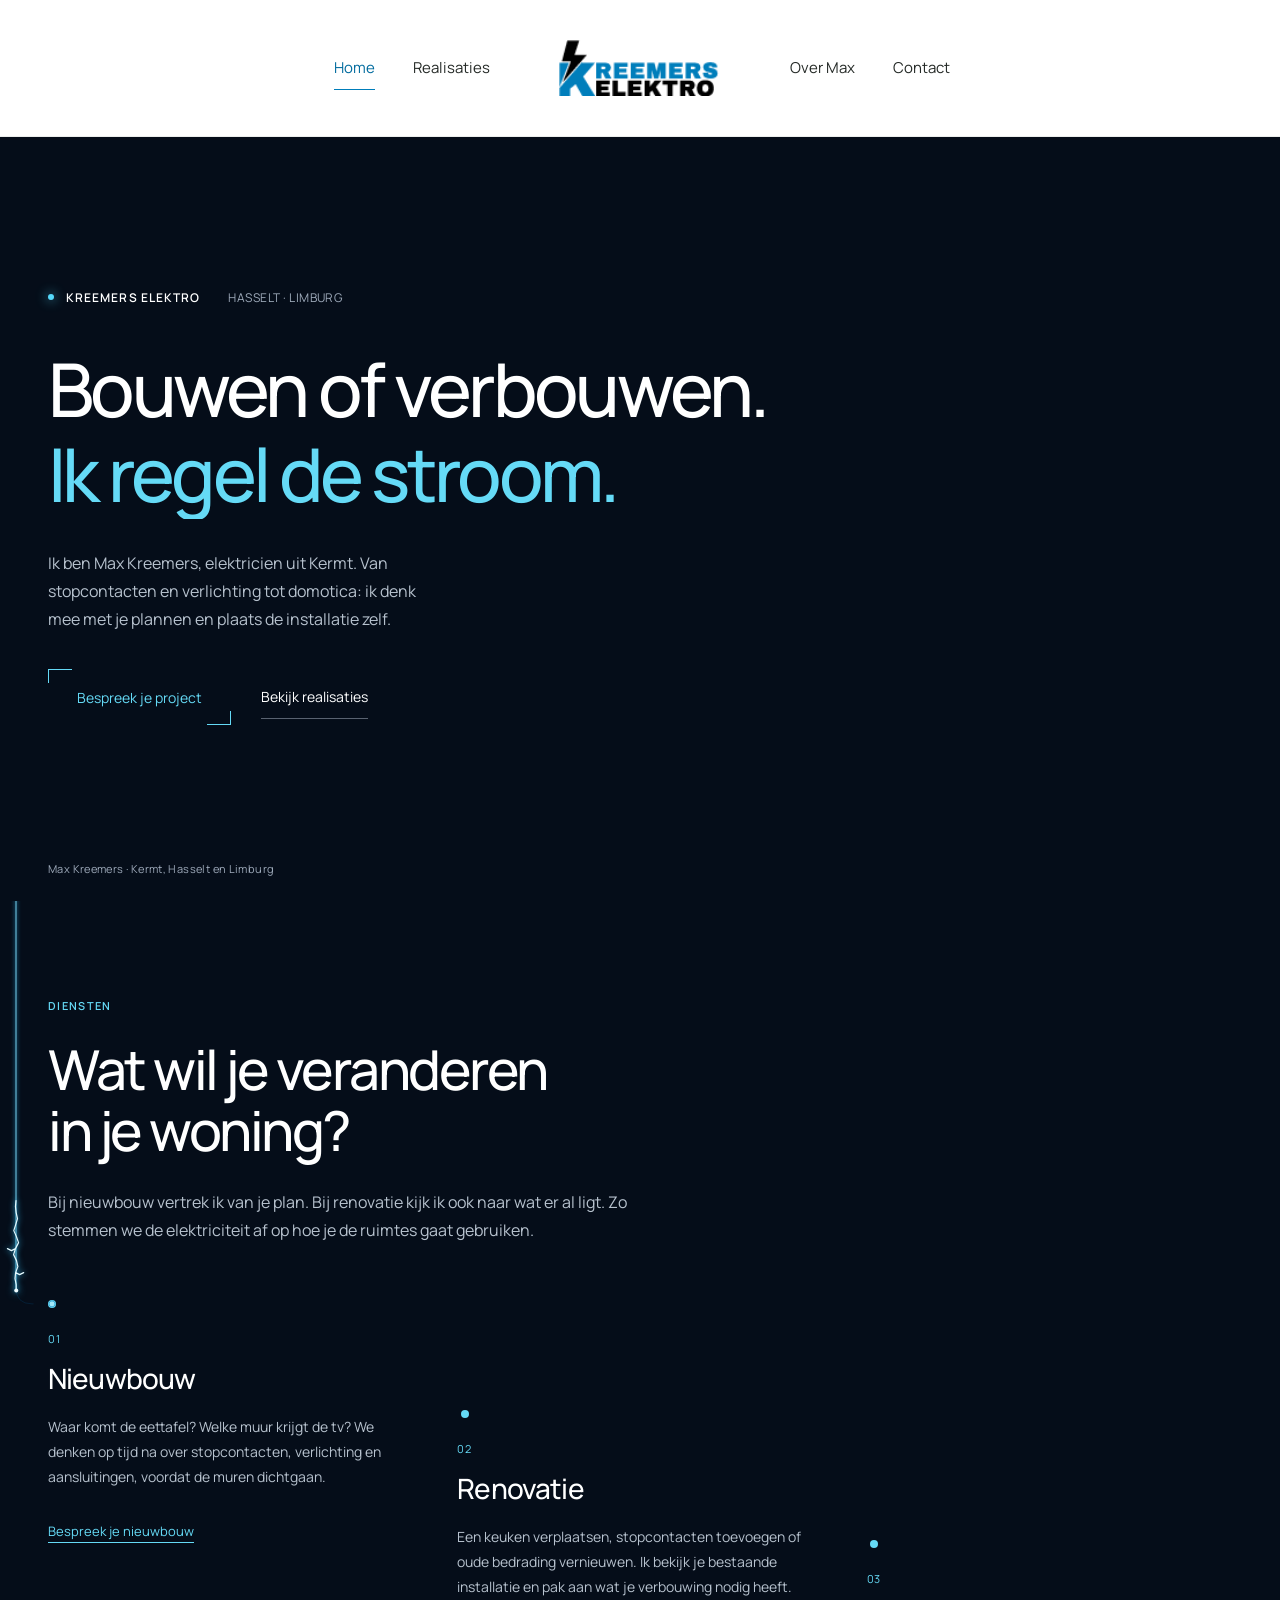
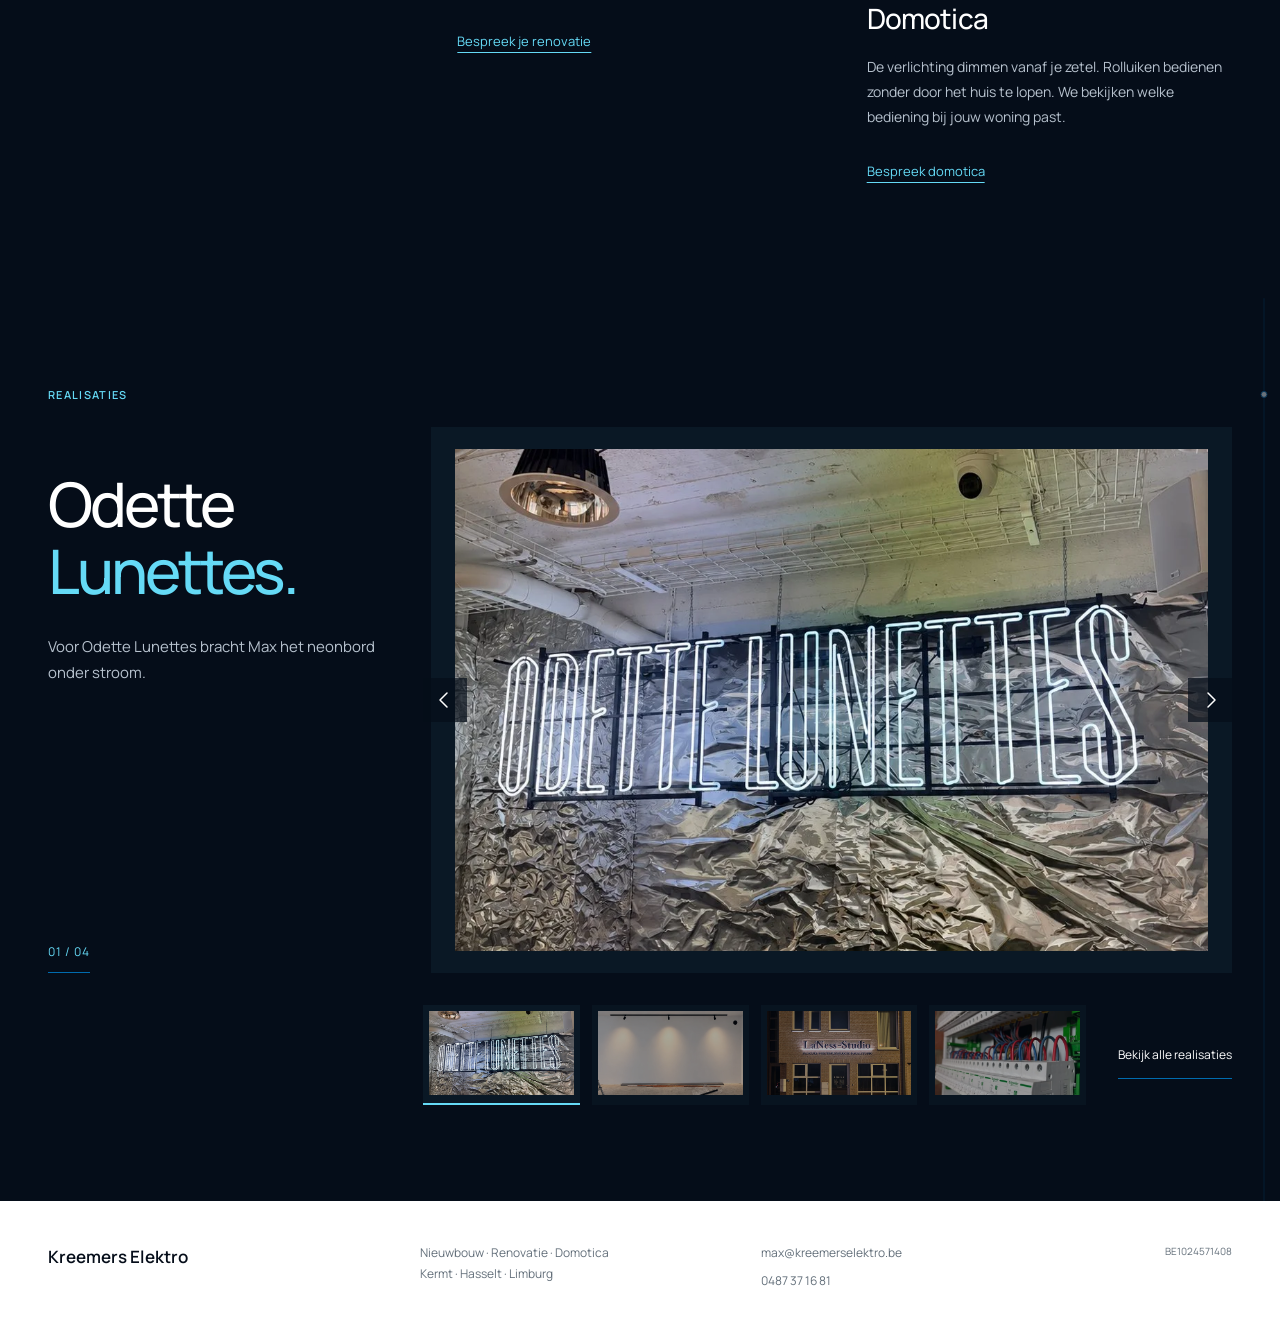
<file: index.html>
<!doctype html>
<html lang="nl-BE">
<head>
  <meta charset="utf-8">
  <meta name="viewport" content="width=device-width, initial-scale=1">
  <title>Kreemers Elektro</title>
  <meta name="description" content="Kreemers Elektro — elektriciteit, renovatie en domotica in Hasselt en Limburg.">
  <link rel="stylesheet" href="css/header.css?v=3">
  <link rel="stylesheet" href="css/hero.css?v=3">
  <link rel="stylesheet" href="css/services.css?v=2">
  <link rel="stylesheet" href="css/showcase.css?v=2">
  <link rel="stylesheet" href="css/current-line.css?v=5">
  <script src="js/current-line.js?v=5" defer></script>
  <script src="js/header.js" defer></script>
  <script src="js/hero.js?v=5" defer></script>
  <link rel="stylesheet" href="css/hero-electric-cursor.css?v=2">
  <script src="js/hero-electric-cursor.js?v=4" defer></script>
<link rel="stylesheet" href="css/motion.css"><script src="js/motion.js?v=2" defer></script><link rel="stylesheet" href="css/footer.css"><noscript><link rel="stylesheet" href="css/no-script.css"></noscript><link rel="stylesheet" href="css/showcase-hotspots.css"><script src="js/showcase-hotspots.js?v=3" defer></script><link rel="stylesheet" href="css/spotlight.css?v=2"><script src="js/spotlight.js?v=2" defer></script><script src="js/pages.js?v=4" defer></script><link rel="stylesheet" href="css/button-circuit.css"><link rel="stylesheet" href="css/photo-gallery.css"></head>
<body>
  <canvas class="homepage-electric-cursor" aria-hidden="true" hidden></canvas>
  <header class="site-header">
    <nav class="header-inner" aria-label="Hoofdnavigatie">
      <ul class="nav-links nav-left" id="navigation-left">
        <li><a href="index.html" aria-current="page">Home</a></li>
        <li><a href="realisaties.html">Realisaties</a></li>
      </ul>

      <a class="brand" href="index.html" aria-label="Kreemers Elektro — Home">
        <img src="assets/logo-kreemers.png" alt="Kreemers Elektro" width="142" height="48">
      </a>

      <ul class="nav-links nav-right" id="navigation-right">
        <li><a href="over-max.html">Over Max</a></li>
        <li><a href="contact.html">Contact</a></li>
      </ul>

      <button class="menu-toggle" type="button" aria-expanded="false" aria-controls="navigation-left navigation-right">Menu</button>
    </nav>
  </header>
  <main id="inhoud">
    <section class="hero" aria-labelledby="hero-title">
      <div class="hero-content">
        <p class="hero-eyebrow"><span class="signal-dot" aria-hidden="true"></span> Kreemers Elektro <span class="eyebrow-location">Hasselt · Limburg</span></p>
        <h1 id="hero-title"><span class="title-line"><span>Bouwen of verbouwen.</span></span><span class="title-line accent"><span>Ik regel de stroom.</span></span></h1>
        <p class="hero-description">Ik ben Max Kreemers, elektricien uit Kermt. Van stopcontacten en verlichting tot domotica: ik denk mee met je plannen en plaats de installatie zelf.</p>
        <div class="hero-actions">
          <a class="project-button" href="contact.html">Bespreek je project</a>
          <a class="projects-link" href="realisaties.html">Bekijk realisaties</a>
        </div>
      </div>
      <div class="hero-bottom">
        <p>Max Kreemers · Kermt, Hasselt en Limburg</p>
      </div>
    </section>
    <section class="services" id="diensten" aria-labelledby="services-title">
      <div class="services-inner">
        <p class="services-eyebrow">Diensten</p>
        <h2 id="services-title">Wat wil je veranderen in je woning?</h2>
        <p class="services-intro">Bij nieuwbouw vertrek ik van je plan. Bij renovatie kijk ik ook naar wat er al ligt. Zo stemmen we de elektriciteit af op hoe je de ruimtes gaat gebruiken.</p>
        <div class="services-circuit">
          <svg class="services-circuit-path" viewBox="0 0 1184 270" preserveAspectRatio="none" aria-hidden="true" focusable="false">
            <path d="M 4 4 H 385 Q 401 4 401 20 V 98 Q 401 114 417 114 H 794 Q 810 114 810 130 V 228 Q 810 244 826 244" fill="none" />
            <circle cx="4" cy="4" r="4" /><circle cx="417" cy="114" r="4" /><circle cx="826" cy="244" r="4" />
          </svg>
        <ol class="services-grid">
          <li>
            <article class="service" aria-labelledby="service-newbuild">
              <span class="service-number" aria-hidden="true">01</span>
              <h3 id="service-newbuild">Nieuwbouw</h3>
              <p>Waar komt de eettafel? Welke muur krijgt de tv? We denken op tijd na over stopcontacten, verlichting en aansluitingen, voordat de muren dichtgaan.</p>
              <a href="contact.html" aria-label="Bespreek je nieuwbouw">Bespreek je nieuwbouw</a>
            </article>
          </li>
          <li>
            <article class="service" aria-labelledby="service-renovation">
              <span class="service-number" aria-hidden="true">02</span>
              <h3 id="service-renovation">Renovatie</h3>
              <p>Een keuken verplaatsen, stopcontacten toevoegen of oude bedrading vernieuwen. Ik bekijk je bestaande installatie en pak aan wat je verbouwing nodig heeft.</p>
              <a href="contact.html" aria-label="Bespreek je renovatie">Bespreek je renovatie</a>
            </article>
          </li>
          <li>
            <article class="service" aria-labelledby="service-domotics">
              <span class="service-number" aria-hidden="true">03</span>
              <h3 id="service-domotics">Domotica</h3>
              <p>De verlichting dimmen vanaf je zetel. Rolluiken bedienen zonder door het huis te lopen. We bekijken welke bediening bij jouw woning past.</p>
              <a href="contact.html" aria-label="Bespreek domotica">Bespreek domotica</a>
            </article>
          </li>
        </ol>
        </div>
      </div>
    </section>
    <section class="showcase spotlight" id="uitgelichte-realisaties" aria-labelledby="showcase-title">
      <div class="showcase-inner">
        <h2 id="showcase-title" class="sr-only">Realisaties van Kreemers Elektro</h2>
        <p class="showcase-eyebrow">Realisaties</p>
        <div class="showcase-slider" aria-label="Projectfoto’s">
          <div class="spotlight-slides">
            <figure class="spotlight-slide" data-project-title="Odette Lunettes">
              <figcaption class="spotlight-copy"><h3>Odette <span>Lunettes.</span></h3><p>Voor Odette Lunettes bracht Max het neonbord onder stroom.</p><span class="spotlight-count" aria-hidden="true">01 / 04</span></figcaption>
              <div class="spotlight-stage">
                <a class="spotlight-photo" href="assets/realisaties/odette-lunettes-neon.jpg" data-lightbox data-caption="Odette Lunettes" aria-label="Vergroot foto: Odette Lunettes"><img src="assets/realisaties/odette-lunettes-neon.webp" alt="Het verlichte neonbord van Odette Lunettes" width="1086" height="724" loading="lazy" decoding="async"></a>
              </div>
            </figure>
            <figure class="spotlight-slide hotspot-project" data-project-title="Railverlichting">
              <figcaption class="spotlight-copy"><h3>Rail<span>verlichting.</span></h3><p>De spots zitten op de zwarte plafondrail.</p><span class="spotlight-count" aria-hidden="true">02 / 04</span></figcaption>
              <div class="hotspot-stage spotlight-stage" data-source-x="530" data-source-y="458" data-source-width="1086" data-source-height="1448">
                <a class="spotlight-photo" href="assets/realisaties/railverlichting-woonkamer-nieuw.jpg" data-lightbox data-caption="Railverlichting" aria-label="Vergroot foto: Railverlichting"><img src="assets/realisaties/railverlichting-woonkamer-nieuw.webp" alt="Spots op een zwarte plafondrail" width="900" height="1200" loading="lazy" decoding="async"></a>
                <div class="hotspot-layer" hidden><button class="hotspot-button" type="button" aria-expanded="false" aria-controls="hotspot-rail" aria-label="Toelichting bij railverlichting" hidden><span aria-hidden="true"></span></button></div>
              </div>
              <div class="hotspot-card" id="hotspot-rail" role="region" aria-labelledby="hotspot-title-rail" hidden><div class="hotspot-card-heading"><h4 id="hotspot-title-rail">Railverlichting</h4><button class="hotspot-close" type="button" aria-label="Sluit toelichting bij railverlichting">Sluiten</button></div><p>De spots zitten op de zwarte plafondrail.</p></div>
            </figure>
            <figure class="spotlight-slide" data-project-title="Laness Studio">
              <figcaption class="spotlight-copy"><h3>Laness <span>Studio.</span></h3><p>Verlichting aan een handelspand.</p><span class="spotlight-count" aria-hidden="true">03 / 04</span></figcaption>
              <div class="spotlight-stage">
                <a class="spotlight-photo" href="assets/realisaties/gevelverlichting-laness-studio-nieuw.jpg" data-lightbox data-caption="Laness Studio" aria-label="Vergroot foto: Laness Studio"><img src="assets/realisaties/gevelverlichting-laness-studio-nieuw.webp" alt="Verlichte gevel van Laness Studio" width="900" height="1200" loading="lazy" decoding="async"></a>
              </div>
            </figure>
            <figure class="spotlight-slide hotspot-project" data-project-title="Bedrading in detail">
              <figcaption class="spotlight-copy"><h3>Tot in de <span>bedrading.</span></h3><p>Rode en blauwe draden lopen tussen de rijen in het verdeelbord.</p><span class="spotlight-count" aria-hidden="true">04 / 04</span></figcaption>
              <div class="hotspot-stage spotlight-stage" data-source-x="680" data-source-y="550" data-source-width="900" data-source-height="1200">
                <a class="spotlight-photo" href="assets/realisaties/zekeringkast-detail-bedrading.jpg" data-lightbox data-caption="Bedrading in detail" aria-label="Vergroot foto: Bedrading in detail"><img src="assets/realisaties/zekeringkast-detail-bedrading.webp" alt="Detail van de bedrading in een verdeelbord" width="900" height="1200" loading="lazy" decoding="async"></a>
                <div class="hotspot-layer" hidden><button class="hotspot-button" type="button" aria-expanded="false" aria-controls="hotspot-wires" aria-label="Toelichting bij bedrading in detail" hidden><span aria-hidden="true"></span></button></div>
              </div>
              <div class="hotspot-card" id="hotspot-wires" role="region" aria-labelledby="hotspot-title-wires" hidden><div class="hotspot-card-heading"><h4 id="hotspot-title-wires">Bedrading in detail</h4><button class="hotspot-close" type="button" aria-label="Sluit toelichting bij bedrading in detail">Sluiten</button></div><p>Rode en blauwe draden lopen tussen de rijen in het verdeelbord.</p></div>
            </figure>
          </div>
          <div class="spotlight-navigation" hidden>
            <button type="button" class="spotlight-prev" aria-label="Vorige realisatie"><svg viewBox="0 0 24 24" aria-hidden="true"><polyline points="14 5 7 12 14 19" /></svg></button>
            <button type="button" class="spotlight-next" aria-label="Volgende realisatie"><svg viewBox="0 0 24 24" aria-hidden="true"><polyline points="10 5 17 12 10 19" /></svg></button>
          </div>
          <p class="sr-only spotlight-status" aria-live="polite" aria-atomic="true"></p>
          <div class="spotlight-bottom">
            <div class="spotlight-thumbnails" role="group" aria-label="Kies een realisatie" hidden>
              <button type="button" aria-label="Toon Odette Lunettes" aria-pressed="false"><img src="assets/realisaties/odette-lunettes-neon.webp" alt="" width="180" height="120" loading="lazy"></button>
              <button type="button" aria-label="Toon Railverlichting" aria-pressed="false"><img src="assets/realisaties/railverlichting-woonkamer-nieuw.webp" alt="" width="180" height="120" loading="lazy"></button>
              <button type="button" aria-label="Toon Laness Studio" aria-pressed="false"><img src="assets/realisaties/gevelverlichting-laness-studio-nieuw.webp" alt="" width="180" height="120" loading="lazy"></button>
              <button type="button" aria-label="Toon Bedrading in detail" aria-pressed="false"><img src="assets/realisaties/zekeringkast-detail-bedrading.webp" alt="" width="180" height="120" loading="lazy"></button>
            </div>
            <a class="showcase-all" href="realisaties.html">Bekijk alle realisaties</a>
          </div>
          <p class="showcase-hint" hidden>Klik op de punten en ontdek de details.</p>
        </div>
      </div>
    </section>
    <dialog class="lightbox" aria-label="Projectfoto"><div class="lightbox-bar"><p class="lightbox-caption"></p><button class="lightbox-close" type="button" aria-label="Sluit projectfoto">Sluiten ×</button></div><div class="lightbox-view"><button class="lightbox-prev" type="button" aria-label="Vorige projectfoto"><svg viewBox="0 0 24 24" aria-hidden="true"><polyline points="14 5 7 12 14 19" /></svg></button><img alt=""><button class="lightbox-next" type="button" aria-label="Volgende projectfoto"><svg viewBox="0 0 24 24" aria-hidden="true"><polyline points="10 5 17 12 10 19" /></svg></button></div><p class="lightbox-counter" aria-live="polite"></p></dialog>
    <svg class="current-line" aria-hidden="true" focusable="false" xmlns="http://www.w3.org/2000/svg" hidden>
      <path class="current-line-track" fill="none" />
      <path class="current-line-halo" fill="none" />
      <path class="current-line-fill" fill="none" />
      <path class="current-line-bolt" fill="none" />
      <circle class="current-line-tip" r="2" />
      <circle class="current-line-point" data-current-point="services" r="3" />
      <circle class="current-line-point" data-current-point="showcase" r="3" />
    </svg>
  </main>
  <footer class="site-footer"><a class="footer-brand" href="index.html">Kreemers Elektro</a><p>Nieuwbouw · Renovatie · Domotica<br>Kermt · Hasselt · Limburg</p><div><a href="mailto:max@kreemerselektro.be">max@kreemerselektro.be</a><a href="tel:+32487371681">0487 37 16 81</a></div><p class="footer-small">BE1024571408</p></footer>
</body>
</html>
</file>
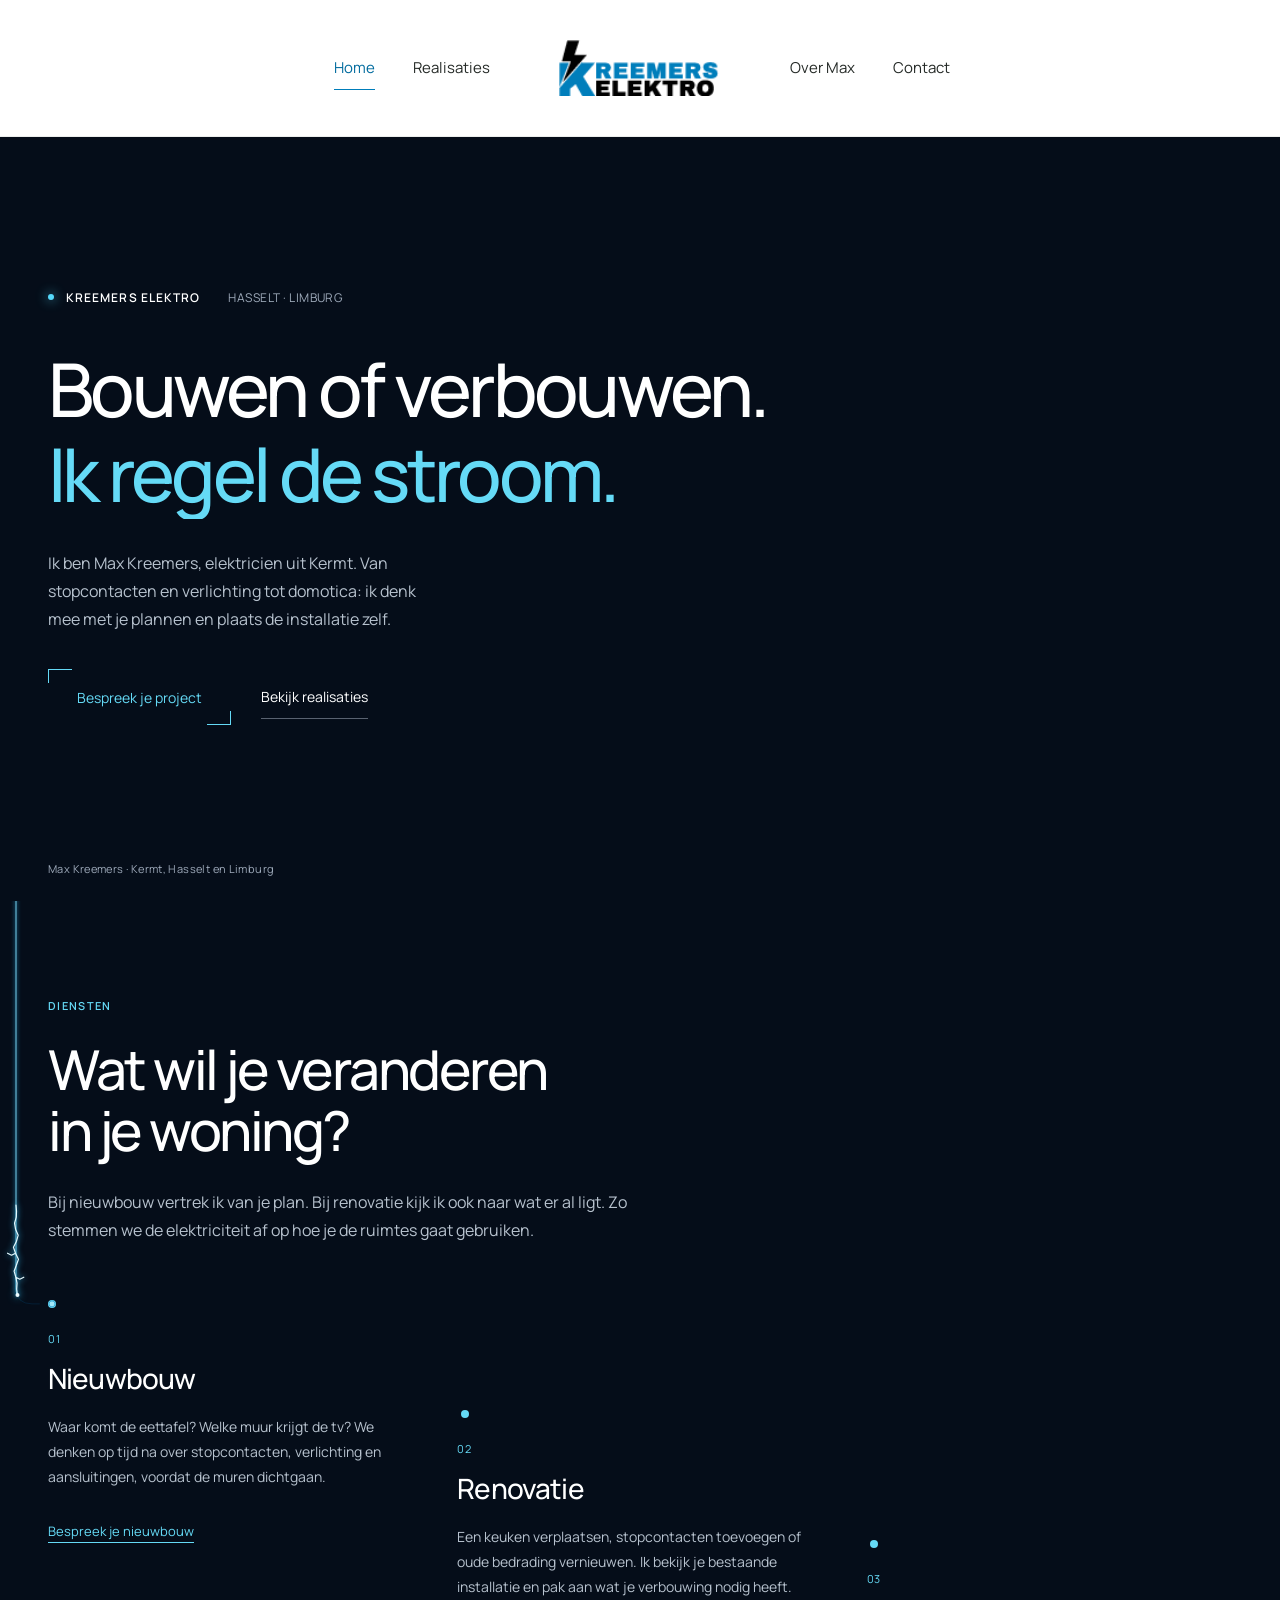
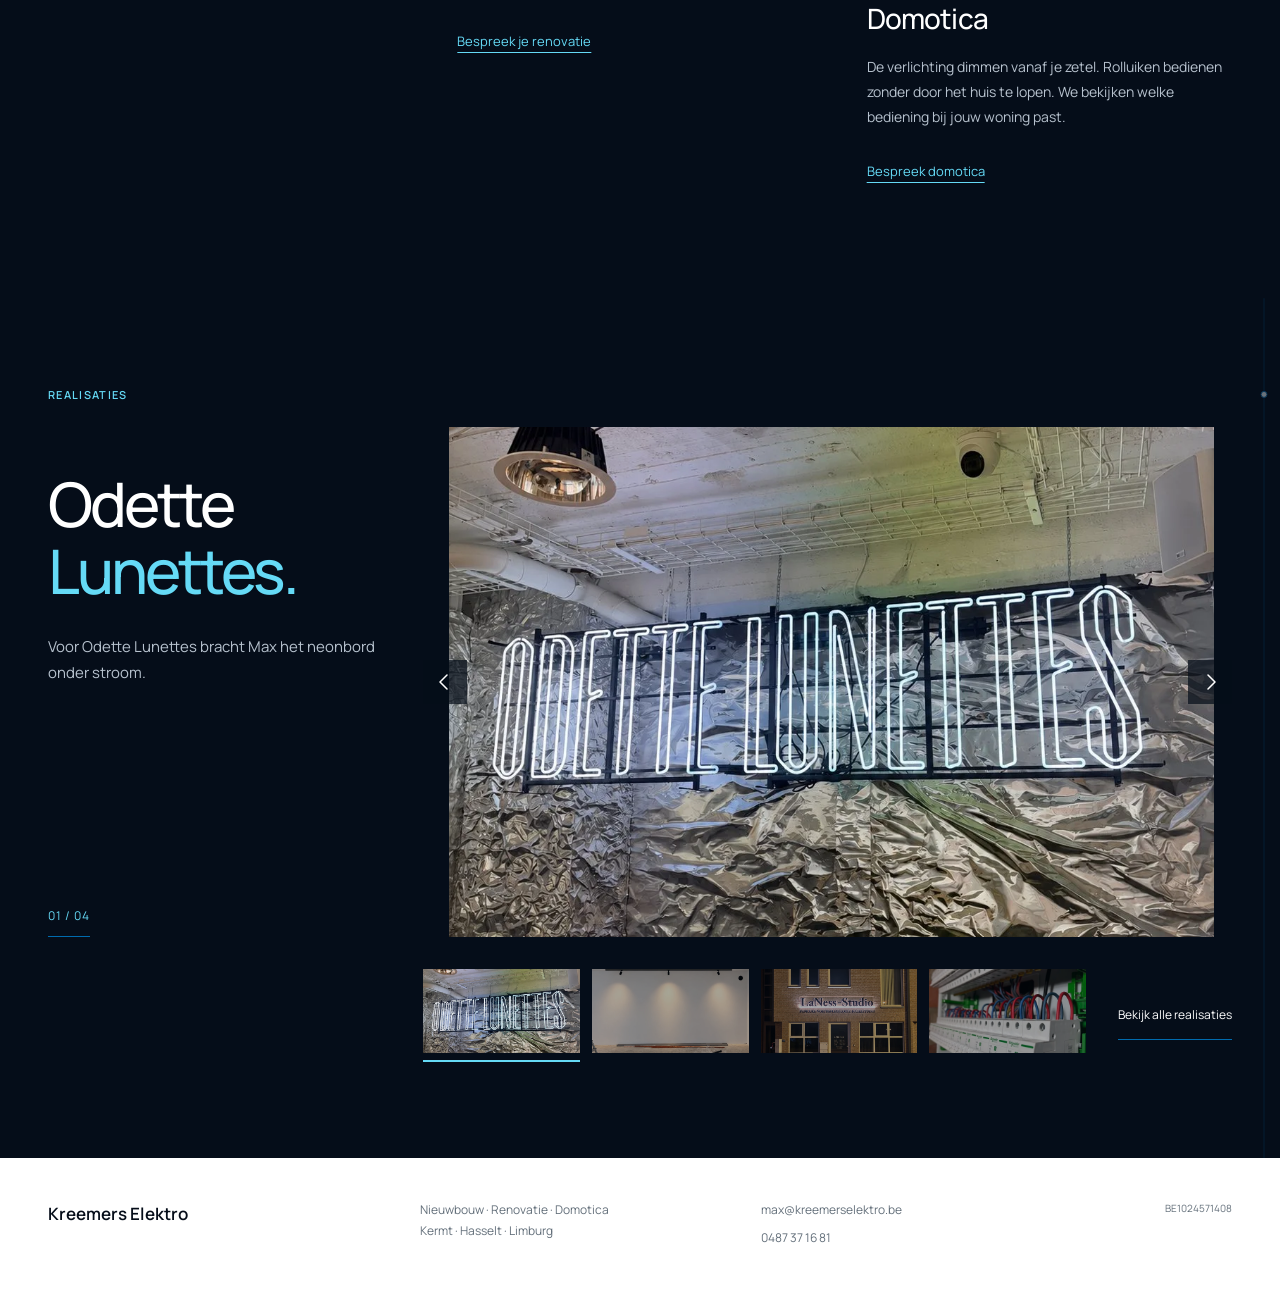
<file: website/index.html>
<!doctype html>
<html lang="nl-BE">
<head>
  <meta charset="utf-8">
  <meta name="viewport" content="width=device-width, initial-scale=1">
  <title>Kreemers Elektro</title>
  <meta name="description" content="Kreemers Elektro — elektriciteit, renovatie en domotica in Hasselt en Limburg.">
  <link rel="stylesheet" href="css/header.css?v=3">
  <link rel="stylesheet" href="css/hero.css?v=3">
  <link rel="stylesheet" href="css/services.css?v=2">
  <link rel="stylesheet" href="css/showcase.css?v=2">
  <link rel="stylesheet" href="css/current-line.css?v=5">
  <script src="js/current-line.js?v=5" defer></script>
  <script src="js/header.js" defer></script>
  <script src="js/hero.js?v=5" defer></script>
  <link rel="stylesheet" href="css/hero-electric-cursor.css?v=2">
  <script src="js/hero-electric-cursor.js?v=4" defer></script>
<link rel="stylesheet" href="css/motion.css"><script src="js/motion.js?v=2" defer></script><link rel="stylesheet" href="css/footer.css"><noscript><link rel="stylesheet" href="css/no-script.css"></noscript><link rel="stylesheet" href="css/showcase-hotspots.css"><script src="js/showcase-hotspots.js?v=2" defer></script><link rel="stylesheet" href="css/spotlight.css?v=2"><script src="js/spotlight.js" defer></script><script src="js/pages.js?v=3" defer></script><link rel="stylesheet" href="css/button-circuit.css"></head>
<body>
  <canvas class="homepage-electric-cursor" aria-hidden="true" hidden></canvas>
  <header class="site-header">
    <nav class="header-inner" aria-label="Hoofdnavigatie">
      <ul class="nav-links nav-left" id="navigation-left">
        <li><a href="index.html" aria-current="page">Home</a></li>
        <li><a href="realisaties.html">Realisaties</a></li>
      </ul>

      <a class="brand" href="index.html" aria-label="Kreemers Elektro — Home">
        <img src="assets/logo-kreemers.png" alt="Kreemers Elektro" width="142" height="48">
      </a>

      <ul class="nav-links nav-right" id="navigation-right">
        <li><a href="over-max.html">Over Max</a></li>
        <li><a href="contact.html">Contact</a></li>
      </ul>

      <button class="menu-toggle" type="button" aria-expanded="false" aria-controls="navigation-left navigation-right">Menu</button>
    </nav>
  </header>
  <main id="inhoud">
    <section class="hero" aria-labelledby="hero-title">
      <div class="hero-content">
        <p class="hero-eyebrow"><span class="signal-dot" aria-hidden="true"></span> Kreemers Elektro <span class="eyebrow-location">Hasselt · Limburg</span></p>
        <h1 id="hero-title"><span class="title-line"><span>Bouwen of verbouwen.</span></span><span class="title-line accent"><span>Ik regel de stroom.</span></span></h1>
        <p class="hero-description">Ik ben Max Kreemers, elektricien uit Kermt. Van stopcontacten en verlichting tot domotica: ik denk mee met je plannen en plaats de installatie zelf.</p>
        <div class="hero-actions">
          <a class="project-button" href="contact.html">Bespreek je project</a>
          <a class="projects-link" href="realisaties.html">Bekijk realisaties</a>
        </div>
      </div>
      <div class="hero-bottom">
        <p>Max Kreemers · Kermt, Hasselt en Limburg</p>
      </div>
    </section>
    <section class="services" id="diensten" aria-labelledby="services-title">
      <div class="services-inner">
        <p class="services-eyebrow">Diensten</p>
        <h2 id="services-title">Wat wil je veranderen in je woning?</h2>
        <p class="services-intro">Bij nieuwbouw vertrek ik van je plan. Bij renovatie kijk ik ook naar wat er al ligt. Zo stemmen we de elektriciteit af op hoe je de ruimtes gaat gebruiken.</p>
        <div class="services-circuit">
          <svg class="services-circuit-path" viewBox="0 0 1184 270" preserveAspectRatio="none" aria-hidden="true" focusable="false">
            <path d="M 4 4 H 385 Q 401 4 401 20 V 98 Q 401 114 417 114 H 794 Q 810 114 810 130 V 228 Q 810 244 826 244" fill="none" />
            <circle cx="4" cy="4" r="4" /><circle cx="417" cy="114" r="4" /><circle cx="826" cy="244" r="4" />
          </svg>
        <ol class="services-grid">
          <li>
            <article class="service" aria-labelledby="service-newbuild">
              <span class="service-number" aria-hidden="true">01</span>
              <h3 id="service-newbuild">Nieuwbouw</h3>
              <p>Waar komt de eettafel? Welke muur krijgt de tv? We denken op tijd na over stopcontacten, verlichting en aansluitingen, voordat de muren dichtgaan.</p>
              <a href="contact.html" aria-label="Bespreek je nieuwbouw">Bespreek je nieuwbouw</a>
            </article>
          </li>
          <li>
            <article class="service" aria-labelledby="service-renovation">
              <span class="service-number" aria-hidden="true">02</span>
              <h3 id="service-renovation">Renovatie</h3>
              <p>Een keuken verplaatsen, stopcontacten toevoegen of oude bedrading vernieuwen. Ik bekijk je bestaande installatie en pak aan wat je verbouwing nodig heeft.</p>
              <a href="contact.html" aria-label="Bespreek je renovatie">Bespreek je renovatie</a>
            </article>
          </li>
          <li>
            <article class="service" aria-labelledby="service-domotics">
              <span class="service-number" aria-hidden="true">03</span>
              <h3 id="service-domotics">Domotica</h3>
              <p>De verlichting dimmen vanaf je zetel. Rolluiken bedienen zonder door het huis te lopen. We bekijken welke bediening bij jouw woning past.</p>
              <a href="contact.html" aria-label="Bespreek domotica">Bespreek domotica</a>
            </article>
          </li>
        </ol>
        </div>
      </div>
    </section>
    <section class="showcase spotlight" id="uitgelichte-realisaties" aria-labelledby="showcase-title">
      <div class="showcase-inner">
        <h2 id="showcase-title" class="sr-only">Realisaties van Kreemers Elektro</h2>
        <p class="showcase-eyebrow">Realisaties</p>
        <div class="showcase-slider" aria-label="Projectfoto’s">
          <div class="spotlight-slides">
            <figure class="spotlight-slide" data-project-title="Odette Lunettes">
              <figcaption class="spotlight-copy"><h3>Odette <span>Lunettes.</span></h3><p>Voor Odette Lunettes bracht Max het neonbord onder stroom.</p><span class="spotlight-count" aria-hidden="true">01 / 04</span></figcaption>
              <div class="spotlight-stage">
                <a class="spotlight-photo" href="assets/realisaties/odette-lunettes-neon.jpg" data-lightbox data-caption="Odette Lunettes" aria-label="Vergroot foto: Odette Lunettes"><img src="assets/realisaties/odette-lunettes-neon.webp" alt="Het verlichte neonbord van Odette Lunettes" width="1086" height="724" loading="lazy" decoding="async"></a>
              </div>
            </figure>
            <figure class="spotlight-slide hotspot-project" data-project-title="Railverlichting">
              <figcaption class="spotlight-copy"><h3>Rail<span>verlichting.</span></h3><p>De spots zitten op de zwarte plafondrail.</p><span class="spotlight-count" aria-hidden="true">02 / 04</span></figcaption>
              <div class="hotspot-stage spotlight-stage" data-source-x="530" data-source-y="458" data-source-width="1086" data-source-height="1448">
                <a class="spotlight-photo" href="assets/realisaties/railverlichting-woonkamer-nieuw.jpg" data-lightbox data-caption="Railverlichting" aria-label="Vergroot foto: Railverlichting"><img src="assets/realisaties/railverlichting-woonkamer-nieuw.webp" alt="Spots op een zwarte plafondrail" width="900" height="1200" loading="lazy" decoding="async"></a>
                <div class="hotspot-layer" hidden><button class="hotspot-button" type="button" aria-expanded="false" aria-controls="hotspot-rail" aria-label="Toelichting bij railverlichting" hidden><span aria-hidden="true"></span></button></div>
              </div>
              <div class="hotspot-card" id="hotspot-rail" role="region" aria-labelledby="hotspot-title-rail" hidden><div class="hotspot-card-heading"><h4 id="hotspot-title-rail">Railverlichting</h4><button class="hotspot-close" type="button" aria-label="Sluit toelichting bij railverlichting">Sluiten</button></div><p>De spots zitten op de zwarte plafondrail.</p></div>
            </figure>
            <figure class="spotlight-slide" data-project-title="Laness Studio">
              <figcaption class="spotlight-copy"><h3>Laness <span>Studio.</span></h3><p>Verlichting aan een handelspand.</p><span class="spotlight-count" aria-hidden="true">03 / 04</span></figcaption>
              <div class="spotlight-stage">
                <a class="spotlight-photo" href="assets/realisaties/gevelverlichting-laness-studio-nieuw.jpg" data-lightbox data-caption="Laness Studio" aria-label="Vergroot foto: Laness Studio"><img src="assets/realisaties/gevelverlichting-laness-studio-nieuw.webp" alt="Verlichte gevel van Laness Studio" width="900" height="1200" loading="lazy" decoding="async"></a>
              </div>
            </figure>
            <figure class="spotlight-slide hotspot-project" data-project-title="Bedrading in detail">
              <figcaption class="spotlight-copy"><h3>Tot in de <span>bedrading.</span></h3><p>Rode en blauwe draden lopen tussen de rijen in het verdeelbord.</p><span class="spotlight-count" aria-hidden="true">04 / 04</span></figcaption>
              <div class="hotspot-stage spotlight-stage" data-source-x="680" data-source-y="550" data-source-width="900" data-source-height="1200">
                <a class="spotlight-photo" href="assets/realisaties/zekeringkast-detail-bedrading.jpg" data-lightbox data-caption="Bedrading in detail" aria-label="Vergroot foto: Bedrading in detail"><img src="assets/realisaties/zekeringkast-detail-bedrading.webp" alt="Detail van de bedrading in een verdeelbord" width="900" height="1200" loading="lazy" decoding="async"></a>
                <div class="hotspot-layer" hidden><button class="hotspot-button" type="button" aria-expanded="false" aria-controls="hotspot-wires" aria-label="Toelichting bij bedrading in detail" hidden><span aria-hidden="true"></span></button></div>
              </div>
              <div class="hotspot-card" id="hotspot-wires" role="region" aria-labelledby="hotspot-title-wires" hidden><div class="hotspot-card-heading"><h4 id="hotspot-title-wires">Bedrading in detail</h4><button class="hotspot-close" type="button" aria-label="Sluit toelichting bij bedrading in detail">Sluiten</button></div><p>Rode en blauwe draden lopen tussen de rijen in het verdeelbord.</p></div>
            </figure>
          </div>
          <div class="spotlight-navigation" hidden>
            <button type="button" class="spotlight-prev" aria-label="Vorige realisatie"><svg viewBox="0 0 24 24" aria-hidden="true"><polyline points="14 5 7 12 14 19" /></svg></button>
            <button type="button" class="spotlight-next" aria-label="Volgende realisatie"><svg viewBox="0 0 24 24" aria-hidden="true"><polyline points="10 5 17 12 10 19" /></svg></button>
          </div>
          <p class="sr-only spotlight-status" aria-live="polite" aria-atomic="true"></p>
          <div class="spotlight-bottom">
            <div class="spotlight-thumbnails" role="group" aria-label="Kies een realisatie" hidden>
              <button type="button" aria-label="Toon Odette Lunettes" aria-pressed="false"><img src="assets/realisaties/odette-lunettes-neon.webp" alt="" width="180" height="120" loading="lazy"></button>
              <button type="button" aria-label="Toon Railverlichting" aria-pressed="false"><img src="assets/realisaties/railverlichting-woonkamer-nieuw.webp" alt="" width="180" height="120" loading="lazy"></button>
              <button type="button" aria-label="Toon Laness Studio" aria-pressed="false"><img src="assets/realisaties/gevelverlichting-laness-studio-nieuw.webp" alt="" width="180" height="120" loading="lazy"></button>
              <button type="button" aria-label="Toon Bedrading in detail" aria-pressed="false"><img src="assets/realisaties/zekeringkast-detail-bedrading.webp" alt="" width="180" height="120" loading="lazy"></button>
            </div>
            <a class="showcase-all" href="realisaties.html">Bekijk alle realisaties</a>
          </div>
          <p class="showcase-hint" hidden>Klik op de punten en ontdek de details.</p>
        </div>
      </div>
    </section>
    <dialog class="lightbox" aria-label="Projectfoto"><div class="lightbox-bar"><p class="lightbox-caption"></p><button class="lightbox-close" type="button" aria-label="Sluit projectfoto">Sluiten ×</button></div><div class="lightbox-view"><button class="lightbox-prev" type="button" aria-label="Vorige projectfoto"><svg viewBox="0 0 24 24" aria-hidden="true"><polyline points="14 5 7 12 14 19" /></svg></button><img alt=""><button class="lightbox-next" type="button" aria-label="Volgende projectfoto"><svg viewBox="0 0 24 24" aria-hidden="true"><polyline points="10 5 17 12 10 19" /></svg></button></div><p class="lightbox-counter" aria-live="polite"></p></dialog>
    <svg class="current-line" aria-hidden="true" focusable="false" xmlns="http://www.w3.org/2000/svg" hidden>
      <path class="current-line-track" fill="none" />
      <path class="current-line-halo" fill="none" />
      <path class="current-line-fill" fill="none" />
      <path class="current-line-bolt" fill="none" />
      <circle class="current-line-tip" r="2" />
      <circle class="current-line-point" data-current-point="services" r="3" />
      <circle class="current-line-point" data-current-point="showcase" r="3" />
    </svg>
  </main>
  <footer class="site-footer"><a class="footer-brand" href="index.html">Kreemers Elektro</a><p>Nieuwbouw · Renovatie · Domotica<br>Kermt · Hasselt · Limburg</p><div><a href="mailto:max@kreemerselektro.be">max@kreemerselektro.be</a><a href="tel:+32487371681">0487 37 16 81</a></div><p class="footer-small">BE1024571408</p></footer>
</body>
</html>
</file>
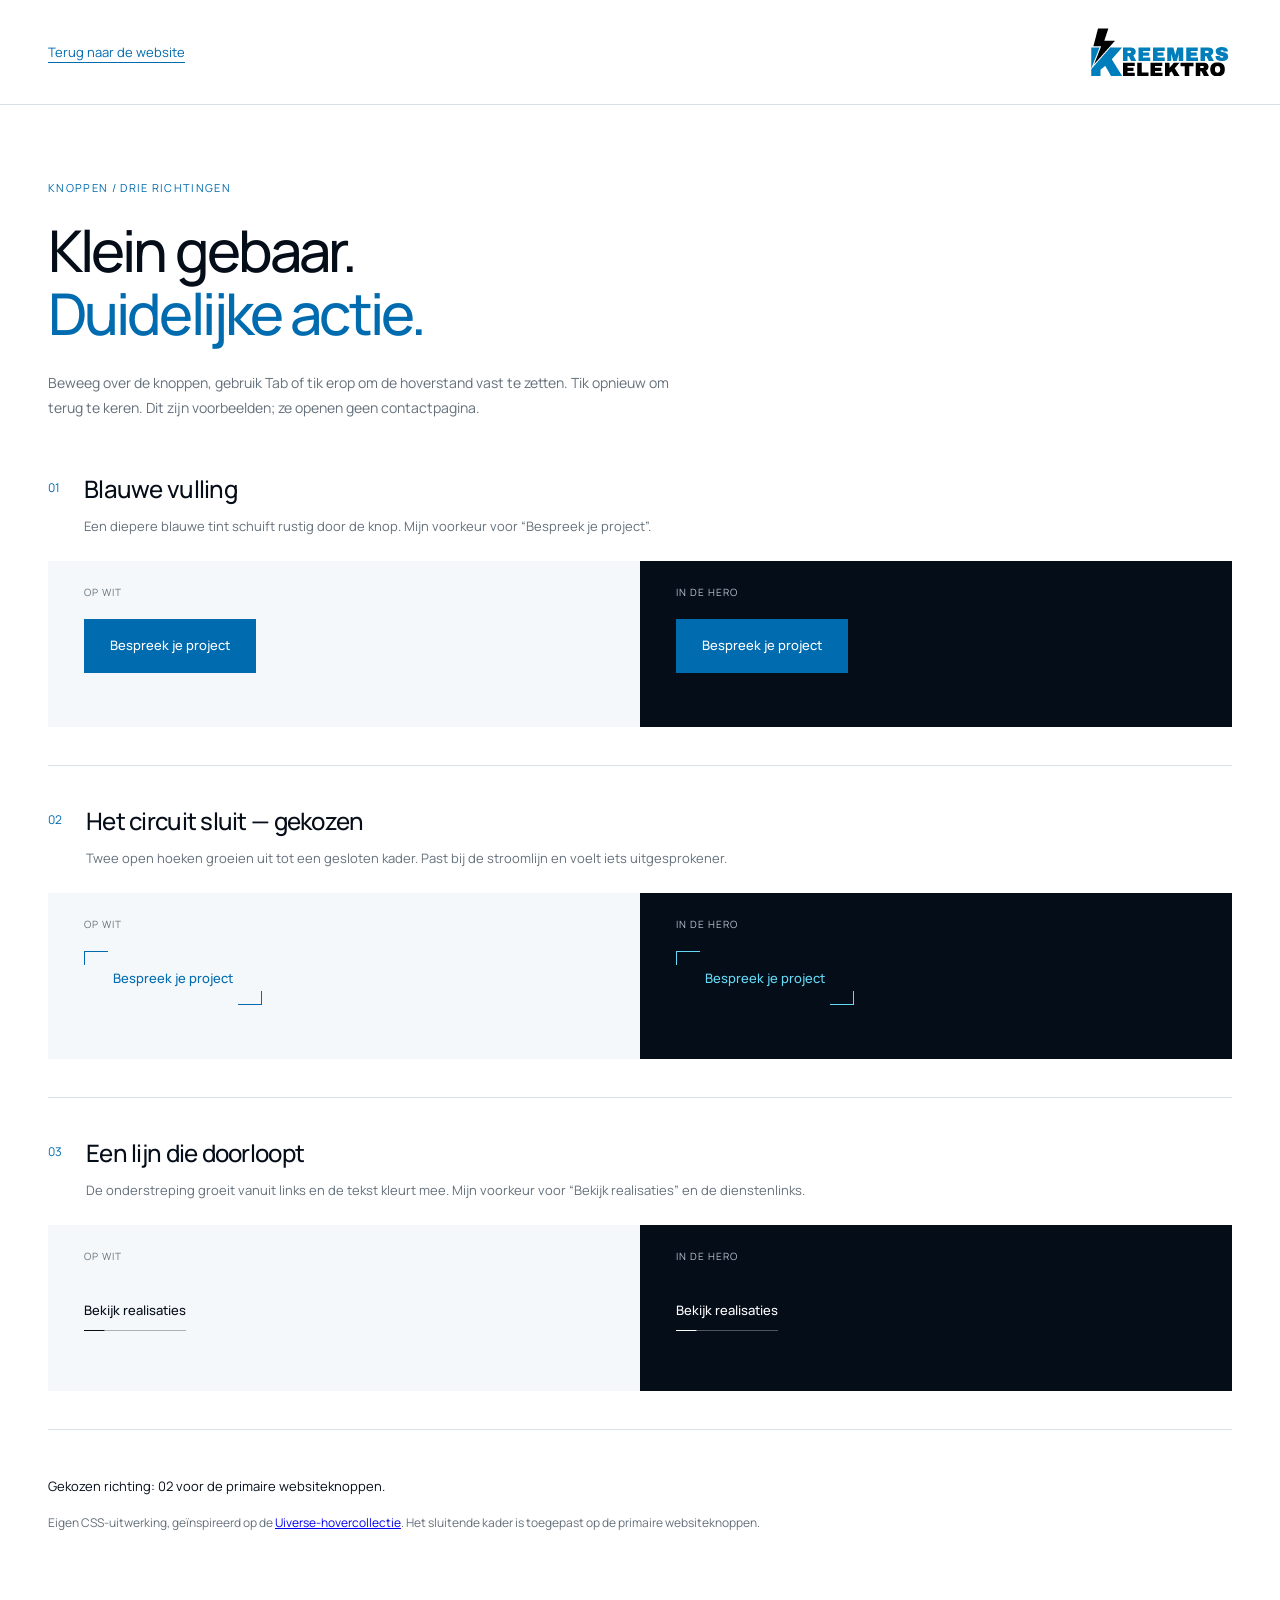
<file: button-concepten.html>
<!doctype html>
<html lang="nl-BE">
<head>
  <meta charset="utf-8"><meta name="viewport" content="width=device-width, initial-scale=1">
  <title>Knoppen vergelijken | Kreemers Elektro</title>
  <link rel="stylesheet" href="css/header.css?v=3">
  <link rel="stylesheet" href="css/button-concepten.css">
  <script src="js/button-concepten.js" defer></script>
</head>
<body>
  <header class="button-lab-header"><a href="index.html">Terug naar de website</a><img src="assets/logo-kreemers.png" alt="Kreemers Elektro" width="142" height="48"></header>
  <main class="button-lab">
    <p class="lab-kicker">Knoppen / drie richtingen</p>
    <h1>Klein gebaar.<br><span>Duidelijke actie.</span></h1>
    <p class="lab-intro">Beweeg over de knoppen, gebruik Tab of tik erop om de hoverstand vast te zetten. Tik opnieuw om terug te keren. Dit zijn voorbeelden; ze openen geen contactpagina.</p>
    <section class="button-direction" aria-labelledby="sweep-title">
      <div class="direction-heading"><span>01</span><div><h2 id="sweep-title">Blauwe vulling</h2><p>Een diepere blauwe tint schuift rustig door de knop. Mijn voorkeur voor “Bespreek je project”.</p></div></div>
      <div class="button-comparison">
        <div class="button-surface light"><p>Op wit</p><button class="ke-button ke-sweep" type="button" aria-pressed="false"><span>Bespreek je project</span></button></div>
        <div class="button-surface dark"><p>In de hero</p><button class="ke-button ke-sweep" type="button" aria-pressed="false"><span>Bespreek je project</span></button></div>
      </div>
    </section>
    <section class="button-direction" aria-labelledby="frame-title">
      <div class="direction-heading"><span>02</span><div><h2 id="frame-title">Het circuit sluit — gekozen</h2><p>Twee open hoeken groeien uit tot een gesloten kader. Past bij de stroomlijn en voelt iets uitgesprokener.</p></div></div>
      <div class="button-comparison">
        <div class="button-surface light"><p>Op wit</p><button class="ke-button ke-frame" type="button" aria-pressed="false"><span>Bespreek je project</span></button></div>
        <div class="button-surface dark"><p>In de hero</p><button class="ke-button ke-frame" type="button" aria-pressed="false"><span>Bespreek je project</span></button></div>
      </div>
    </section>
    <section class="button-direction" aria-labelledby="line-title">
      <div class="direction-heading"><span>03</span><div><h2 id="line-title">Een lijn die doorloopt</h2><p>De onderstreping groeit vanuit links en de tekst kleurt mee. Mijn voorkeur voor “Bekijk realisaties” en de dienstenlinks.</p></div></div>
      <div class="button-comparison">
        <div class="button-surface light"><p>Op wit</p><button class="ke-button ke-line" type="button" aria-pressed="false"><span>Bekijk realisaties</span></button></div>
        <div class="button-surface dark"><p>In de hero</p><button class="ke-button ke-line" type="button" aria-pressed="false"><span>Bekijk realisaties</span></button></div>
      </div>
    </section>
    <footer class="lab-footer"><p>Gekozen richting: 02 voor de primaire websiteknoppen.</p><p>Eigen CSS-uitwerking, geïnspireerd op de <a href="https://uiverse.io/ui/button-hover-effects">Uiverse-hovercollectie</a>. Het sluitende kader is toegepast op de primaire websiteknoppen.</p></footer>
  </main>
</body>
</html>
</file>
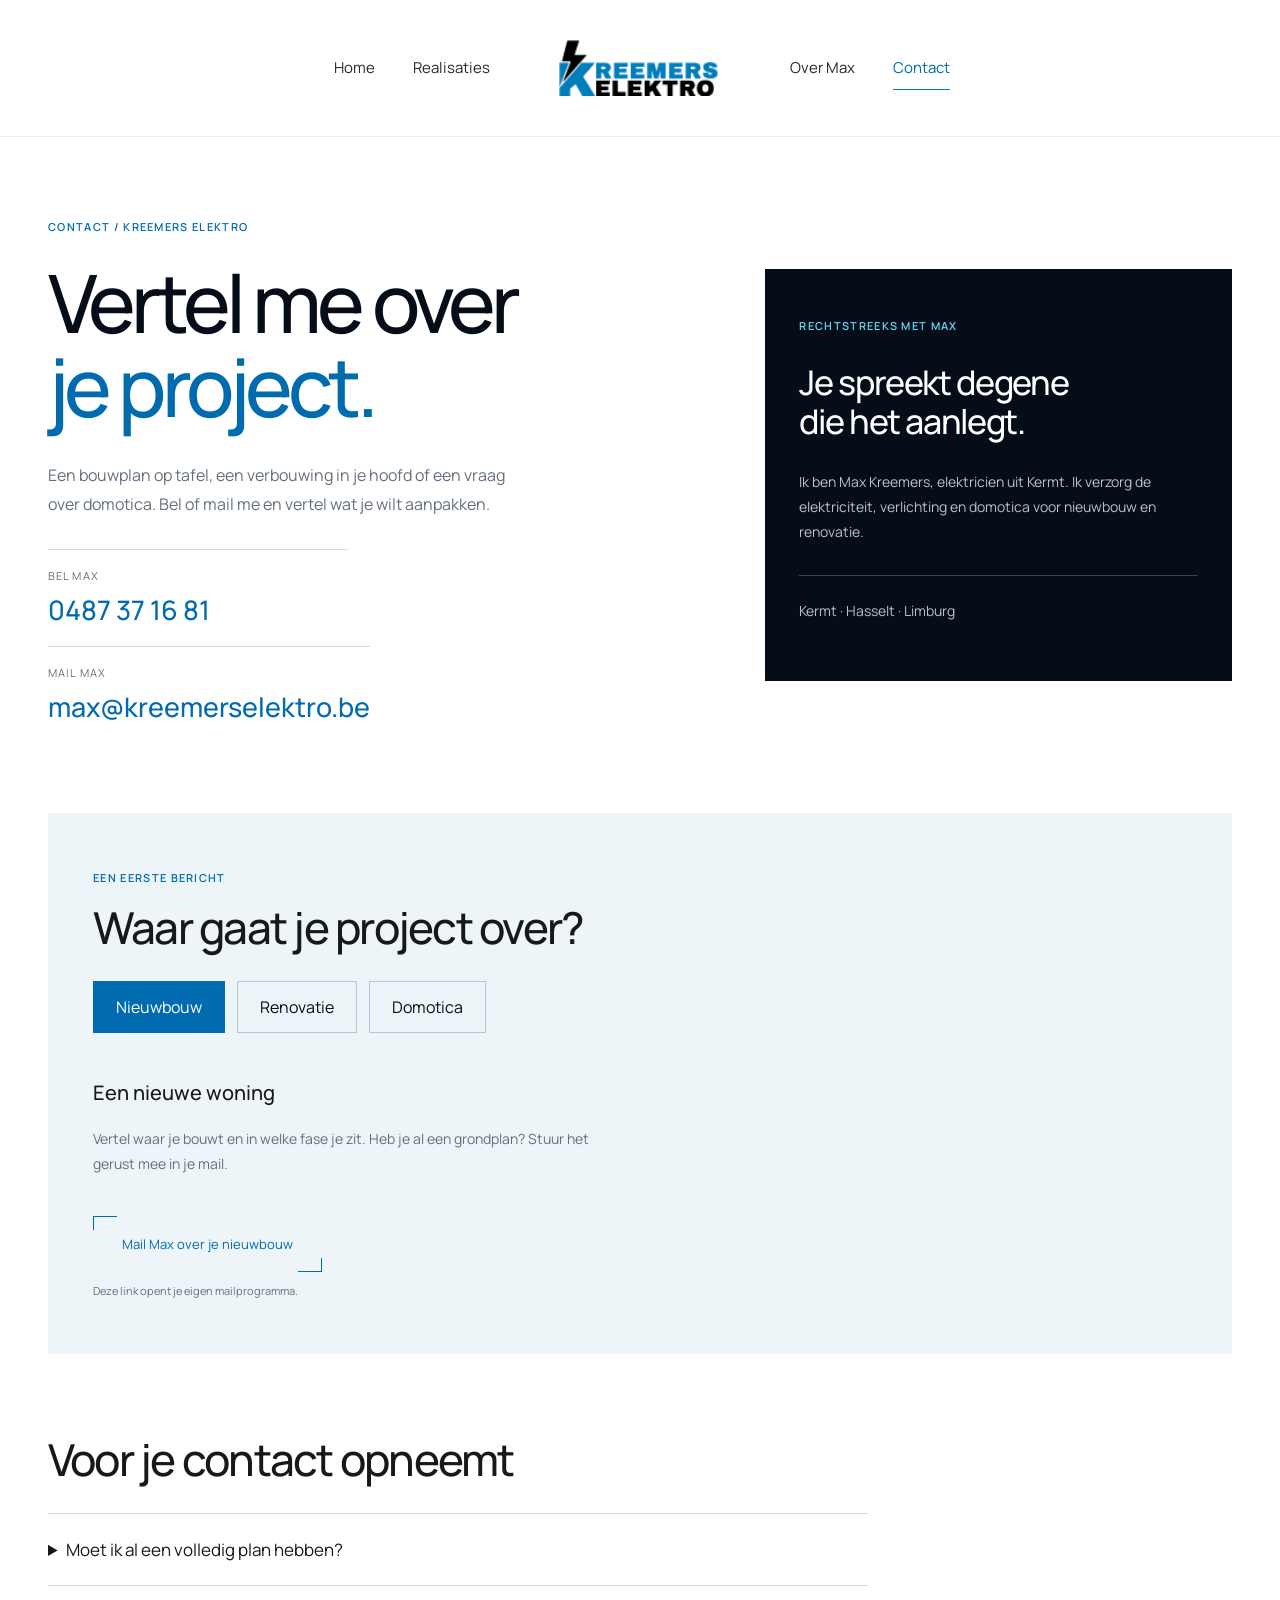
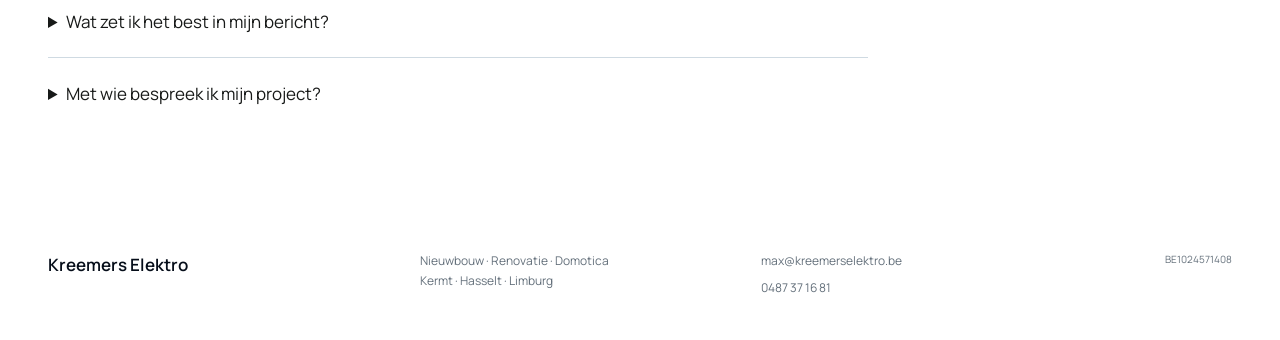
<file: contact.html>
<!doctype html><html lang="nl-BE"><head><meta charset="utf-8"><meta name="viewport" content="width=device-width, initial-scale=1"><title>Contact | Kreemers Elektro</title><meta name="description" content="Bespreek je nieuwbouw, renovatie of domotica met Max Kreemers. Bel 0487 37 16 81 of mail max@kreemerselektro.be."><link rel="stylesheet" href="css/header.css?v=3"><link rel="stylesheet" href="css/pages.css?v=3"><link rel="stylesheet" href="css/contact.css"><script src="js/header.js" defer></script><script src="js/contact.js" defer></script><link rel="stylesheet" href="css/motion.css"><script src="js/motion.js" defer></script><link rel="stylesheet" href="css/footer.css"><noscript><link rel="stylesheet" href="css/no-script.css"></noscript><link rel="stylesheet" href="css/button-circuit.css"></head><body><header class="site-header">
    <nav class="header-inner" aria-label="Hoofdnavigatie">
      <ul class="nav-links nav-left" id="navigation-left">
        <li><a href="index.html">Home</a></li>
        <li><a href="realisaties.html">Realisaties</a></li>
      </ul>

      <a class="brand" href="index.html" aria-label="Kreemers Elektro — Home">
        <img src="assets/logo-kreemers.png" alt="Kreemers Elektro" width="142" height="48">
      </a>

      <ul class="nav-links nav-right" id="navigation-right">
        <li><a href="over-max.html">Over Max</a></li>
        <li><a href="contact.html" aria-current="page">Contact</a></li>
      </ul>

      <button class="menu-toggle" type="button" aria-expanded="false" aria-controls="navigation-left navigation-right">Menu</button>
    </nav>
  </header>
<main id="inhoud"><div class="page-wrap contact-wrap"><section class="contact-intro"><div><p class="kicker">Contact / Kreemers Elektro</p><h1>Vertel me over<br><span>je project.</span></h1><p class="contact-lead">Een bouwplan op tafel, een verbouwing in je hoofd of een vraag over domotica. Bel of mail me en vertel wat je wilt aanpakken.</p><div class="contact-direct"><a href="tel:+32487371681"><span>Bel Max</span><strong>0487 37 16 81</strong></a><a href="mailto:max@kreemerselektro.be"><span>Mail Max</span><strong>max@kreemerselektro.be</strong></a></div></div><aside class="contact-note"><span class="kicker">Rechtstreeks met Max</span><h2>Je spreekt degene<br>die het aanlegt.</h2><p>Ik ben Max Kreemers, elektricien uit Kermt. Ik verzorg de elektriciteit, verlichting en domotica voor nieuwbouw en renovatie.</p><p class="contact-region">Kermt · Hasselt · Limburg</p></aside></section><section class="project-start" aria-labelledby="project-start-title"><p class="kicker">Een eerste bericht</p><h2 id="project-start-title">Waar gaat je project over?</h2><div class="project-choices" role="group" aria-label="Kies je projecttype"><button type="button" data-project="nieuwbouw" aria-pressed="true">Nieuwbouw</button><button type="button" data-project="renovatie" aria-pressed="false">Renovatie</button><button type="button" data-project="domotica" aria-pressed="false">Domotica</button></div><div class="project-guidance" aria-live="polite"><h3 class="guidance-title">Een nieuwe woning</h3><p class="guidance-text">Vertel waar je bouwt en in welke fase je zit. Heb je al een grondplan? Stuur het gerust mee in je mail.</p></div><a class="solid-button project-mail" href="mailto:max@kreemerselektro.be?subject=Nieuwbouw">Mail Max over je nieuwbouw</a><p class="mail-note">Deze link opent je eigen mailprogramma.</p></section><section class="contact-faq"><h2>Voor je contact opneemt</h2><details><summary>Moet ik al een volledig plan hebben?</summary><p>Je kunt ook contact opnemen als je nog aan het plannen bent. Vertel welke ruimtes je wilt aanpakken en waar je over twijfelt.</p></details><details><summary>Wat zet ik het best in mijn bericht?</summary><p>De locatie, het soort project en de fase waarin je zit. Foto’s van de bestaande installatie of een grondplan helpen om je vraag te begrijpen.</p></details><details><summary>Met wie bespreek ik mijn project?</summary><p>Rechtstreeks met Max. Je bereikt me via 0487 37 16 81 of max@kreemerselektro.be.</p></details></section></div></main><footer class="site-footer"><a class="footer-brand" href="index.html">Kreemers Elektro</a><p>Nieuwbouw · Renovatie · Domotica<br>Kermt · Hasselt · Limburg</p><div><a href="mailto:max@kreemerselektro.be">max@kreemerselektro.be</a><a href="tel:+32487371681">0487 37 16 81</a></div><p class="footer-small">BE1024571408</p></footer></body></html>
</file>
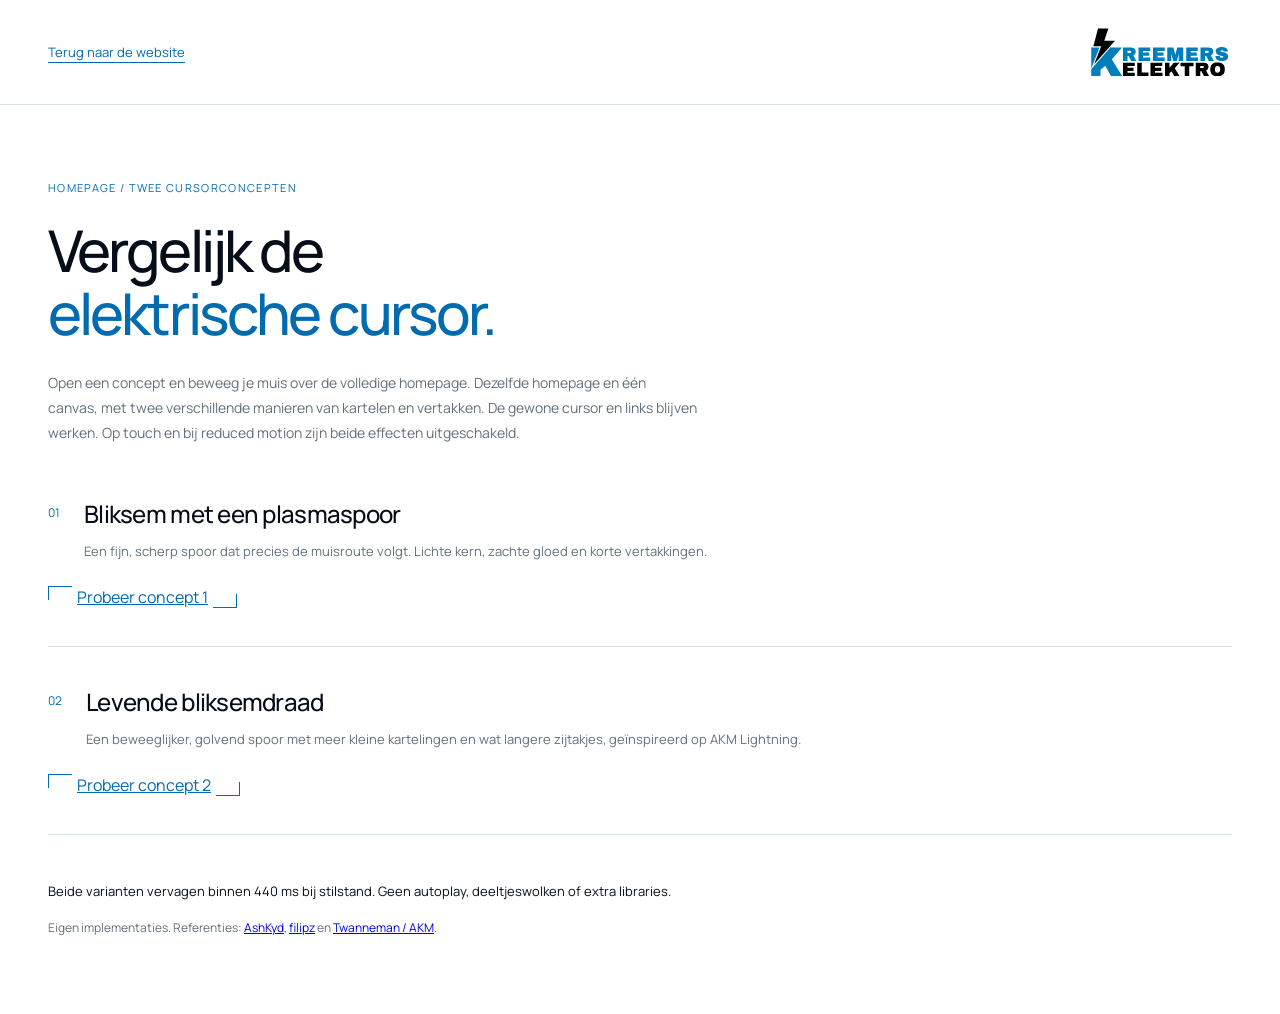
<file: cursor-concepten.html>
<!doctype html><html lang="nl-BE"><head><meta charset="utf-8"><meta name="viewport" content="width=device-width,initial-scale=1"><title>Cursorconcepten | Kreemers Elektro</title><link rel="stylesheet" href="css/header.css?v=3"><link rel="stylesheet" href="css/button-concepten.css"><link rel="stylesheet" href="css/button-circuit.css"></head><body><header class="button-lab-header"><a href="index.html">Terug naar de website</a><img src="assets/logo-kreemers.png" alt="Kreemers Elektro" width="142" height="48"></header><main class="button-lab"><p class="lab-kicker">Homepage / twee cursorconcepten</p><h1>Vergelijk de<br><span>elektrische cursor.</span></h1><p class="lab-intro">Open een concept en beweeg je muis over de volledige homepage. Dezelfde homepage en één canvas, met twee verschillende manieren van kartelen en vertakken. De gewone cursor en links blijven werken. Op touch en bij reduced motion zijn beide effecten uitgeschakeld.</p><section class="button-direction"><div class="direction-heading"><span>01</span><div><h2>Bliksem met een plasmaspoor</h2><p>Een fijn, scherp spoor dat precies de muisroute volgt. Lichte kern, zachte gloed en korte vertakkingen.</p></div></div><a class="solid-button" href="index.html?cursor=1">Probeer concept 1</a></section><section class="button-direction"><div class="direction-heading"><span>02</span><div><h2>Levende bliksemdraad</h2><p>Een beweeglijker, golvend spoor met meer kleine kartelingen en wat langere zijtakjes, geïnspireerd op AKM Lightning.</p></div></div><a class="solid-button" href="index.html?cursor=2">Probeer concept 2</a></section><footer class="lab-footer"><p>Beide varianten vervagen binnen 440 ms bij stilstand. Geen autoplay, deeltjeswolken of extra libraries.</p><p>Eigen implementaties. Referenties: <a href="https://codepen.io/AshKyd/pen/pEjwPY/">AshKyd</a>, <a href="https://codepen.io/filipz/pen/ogNPvMV">filipz</a> en <a href="https://codepen.io/Twanneman/pen/AbLGdV">Twanneman / AKM</a>.</p></footer></main></body></html>
</file>
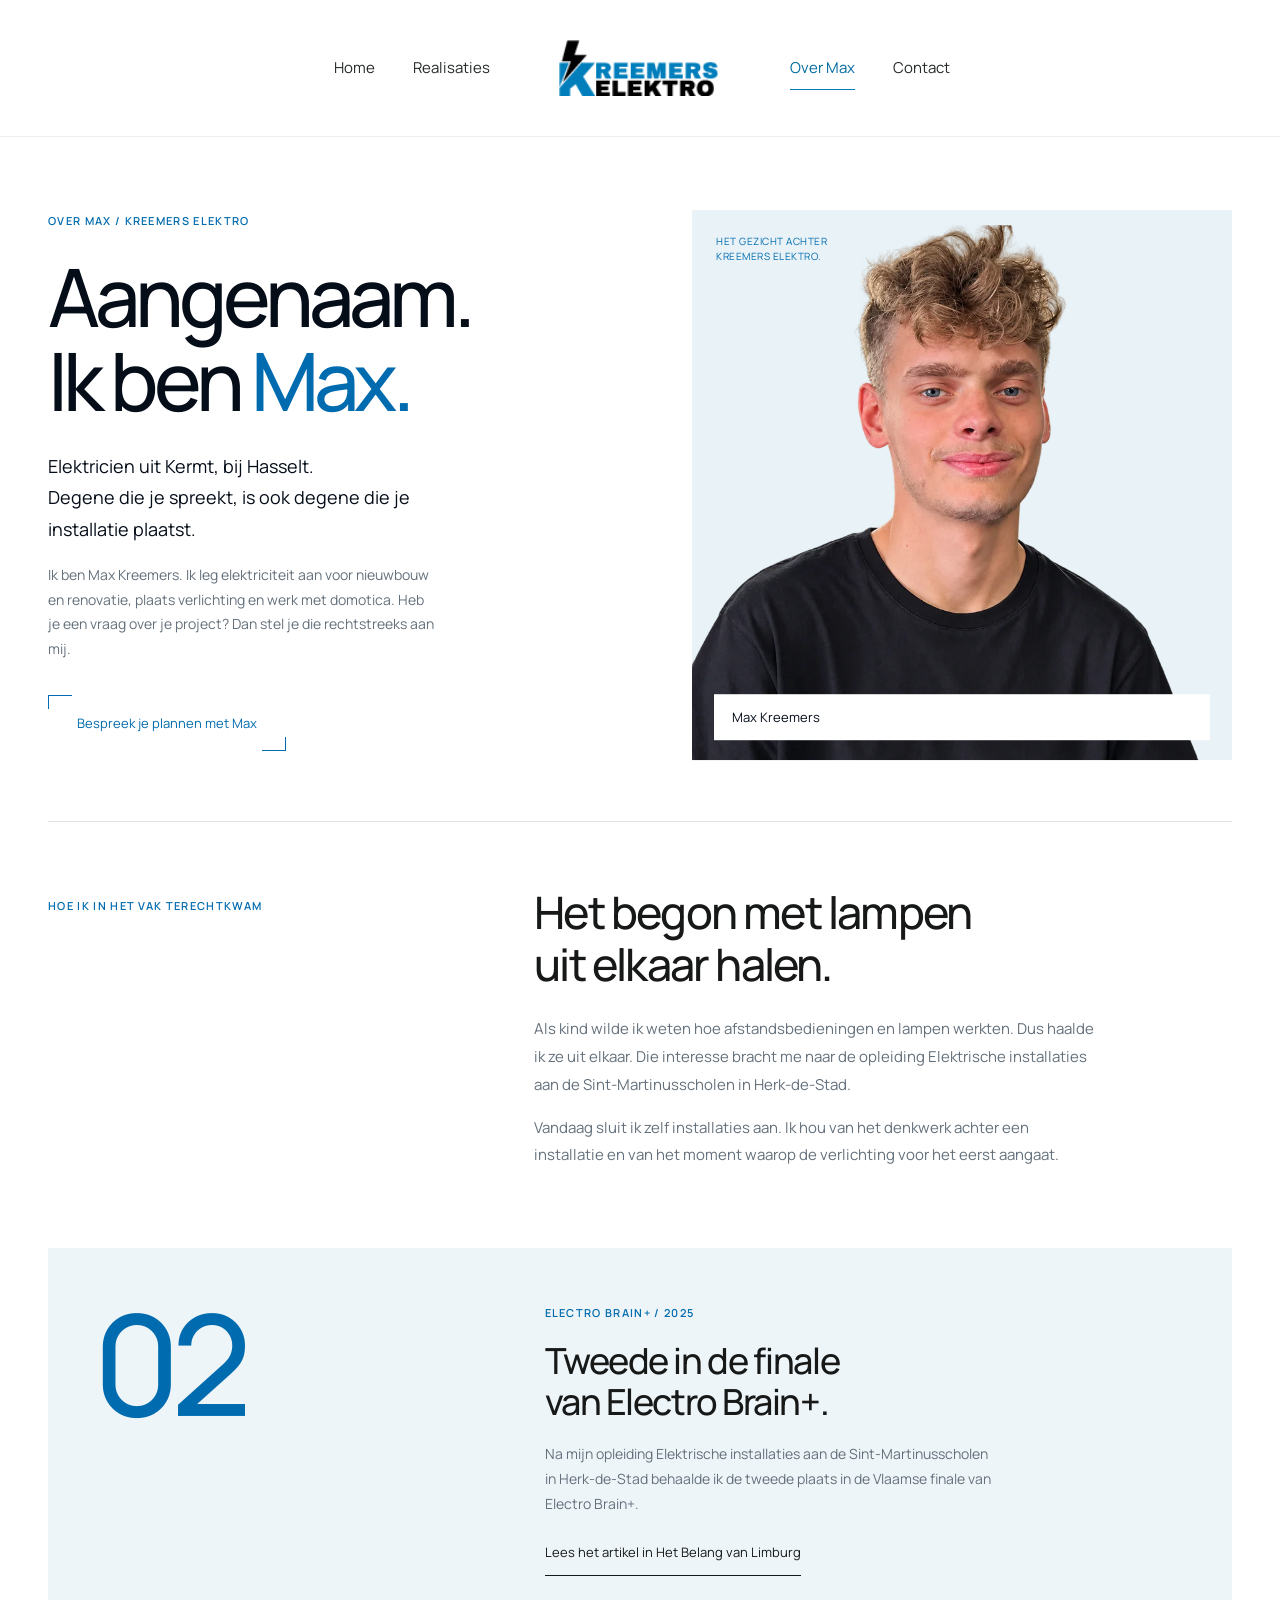
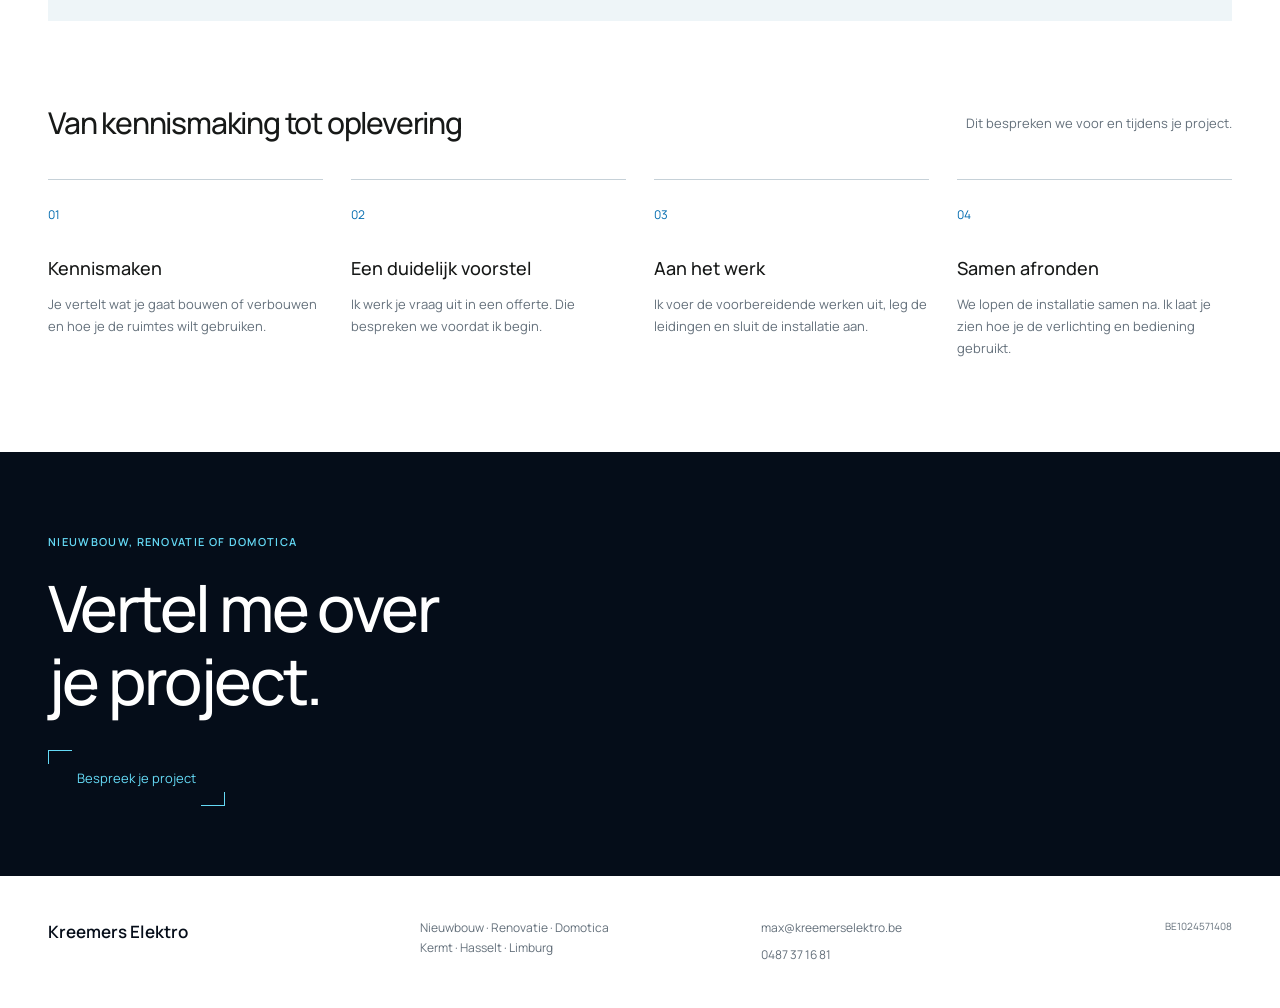
<file: over-max.html>
<!doctype html><html lang="nl-BE"><head><meta charset="utf-8"><meta name="viewport" content="width=device-width, initial-scale=1"><title>Over Max | Kreemers Elektro</title><meta name="description" content="Maak kennis met Max Kreemers, elektricien uit Kermt bij Hasselt, en ontdek zijn werkwijze."><link rel="stylesheet" href="css/header.css?v=3"><link rel="stylesheet" href="css/pages.css?v=3"><script src="js/header.js" defer></script><script src="js/pages.js" defer></script><link rel="stylesheet" href="css/motion.css"><script src="js/motion.js" defer></script><link rel="stylesheet" href="css/footer.css"><noscript><link rel="stylesheet" href="css/no-script.css"></noscript><link rel="stylesheet" href="css/button-circuit.css"></head><body>  <header class="site-header">
    <nav class="header-inner" aria-label="Hoofdnavigatie">
      <ul class="nav-links nav-left" id="navigation-left">
        <li><a href="index.html">Home</a></li>
        <li><a href="realisaties.html">Realisaties</a></li>
      </ul>

      <a class="brand" href="index.html" aria-label="Kreemers Elektro — Home">
        <img src="assets/logo-kreemers.png" alt="Kreemers Elektro" width="142" height="48">
      </a>

      <ul class="nav-links nav-right" id="navigation-right">
        <li><a href="over-max.html" aria-current="page">Over Max</a></li>
        <li><a href="contact.html">Contact</a></li>
      </ul>

      <button class="menu-toggle" type="button" aria-expanded="false" aria-controls="navigation-left navigation-right">Menu</button>
    </nav>
  </header>
<main id="inhoud"><div class="page-wrap"><section class="about-intro"><div class="about-copy"><p class="kicker">Over Max / Kreemers Elektro</p><h1>Aangenaam.<br>Ik ben <span>Max.</span></h1><p class="about-lead">Elektricien uit Kermt, bij Hasselt.<br>Degene die je spreekt, is ook degene die je installatie plaatst.</p><p>Ik ben Max Kreemers. Ik leg elektriciteit aan voor nieuwbouw en renovatie, plaats verlichting en werk met domotica. Heb je een vraag over je project? Dan stel je die rechtstreeks aan mij.</p><a class="solid-button" href="contact.html">Bespreek je plannen met Max</a></div><div class="portrait-stage"><span class="portrait-label">Het gezicht achter<br>Kreemers Elektro.</span><img src="assets/max-portret.webp" alt="Portret van Max Kreemers in zijn Kreemers Elektro werkkleding" width="900" height="733" fetchpriority="high"><span class="portrait-signature">Max Kreemers</span></div></section><section class="about-story reveal"><p class="kicker">Hoe ik in het vak terechtkwam</p><div><h2>Het begon met lampen<br>uit elkaar halen.</h2><p>Als kind wilde ik weten hoe afstandsbedieningen en lampen werkten. Dus haalde ik ze uit elkaar. Die interesse bracht me naar de opleiding Elektrische installaties aan de Sint-Martinusscholen in Herk-de-Stad.</p><p>Vandaag sluit ik zelf installaties aan. Ik hou van het denkwerk achter een installatie en van het moment waarop de verlichting voor het eerst aangaat.</p></div></section><aside class="recognition reveal"><span class="recognition-number">02</span><div><p class="kicker">Electro Brain+ / 2025</p><h2>Tweede in de finale<br>van Electro Brain+.</h2><p>Na mijn opleiding Elektrische installaties aan de Sint-Martinusscholen in Herk-de-Stad behaalde ik de tweede plaats in de Vlaamse finale van Electro Brain+.</p><a class="text-link" href="https://www.hbvl.be/regio/limburg/herk-de-stad/max-18-tweede-beste-in-vlaamse-wedstrijd-jonge-elektriciens-domotica-boeit-me-al-jaren/69446137.html" target="_blank" rel="noopener noreferrer">Lees het artikel in Het Belang van Limburg</a></div></aside><section class="approach reveal" aria-labelledby="approach-title"><div class="selection-header"><h2 id="approach-title">Van kennismaking tot oplevering</h2><p>Dit bespreken we voor en tijdens je project.</p></div><ol class="approach-steps"><li><span>01</span><h3>Kennismaken</h3><p>Je vertelt wat je gaat bouwen of verbouwen en hoe je de ruimtes wilt gebruiken.</p></li><li><span>02</span><h3>Een duidelijk voorstel</h3><p>Ik werk je vraag uit in een offerte. Die bespreken we voordat ik begin.</p></li><li><span>03</span><h3>Aan het werk</h3><p>Ik voer de voorbereidende werken uit, leg de leidingen en sluit de installatie aan.</p></li><li><span>04</span><h3>Samen afronden</h3><p>We lopen de installatie samen na. Ik laat je zien hoe je de verlichting en bediening gebruikt.</p></li></ol></section></div><section class="contact-band reveal"><p class="kicker">Nieuwbouw, renovatie of domotica</p><h2>Vertel me over<br>je project.</h2><a class="solid-button" href="contact.html">Bespreek je project</a></section></main><footer class="site-footer"><a class="footer-brand" href="index.html">Kreemers Elektro</a><p>Nieuwbouw · Renovatie · Domotica<br>Kermt · Hasselt · Limburg</p><div><a href="mailto:max@kreemerselektro.be">max@kreemerselektro.be</a><a href="tel:+32487371681">0487 37 16 81</a></div><p class="footer-small">BE1024571408</p></footer></body></html>
</file>
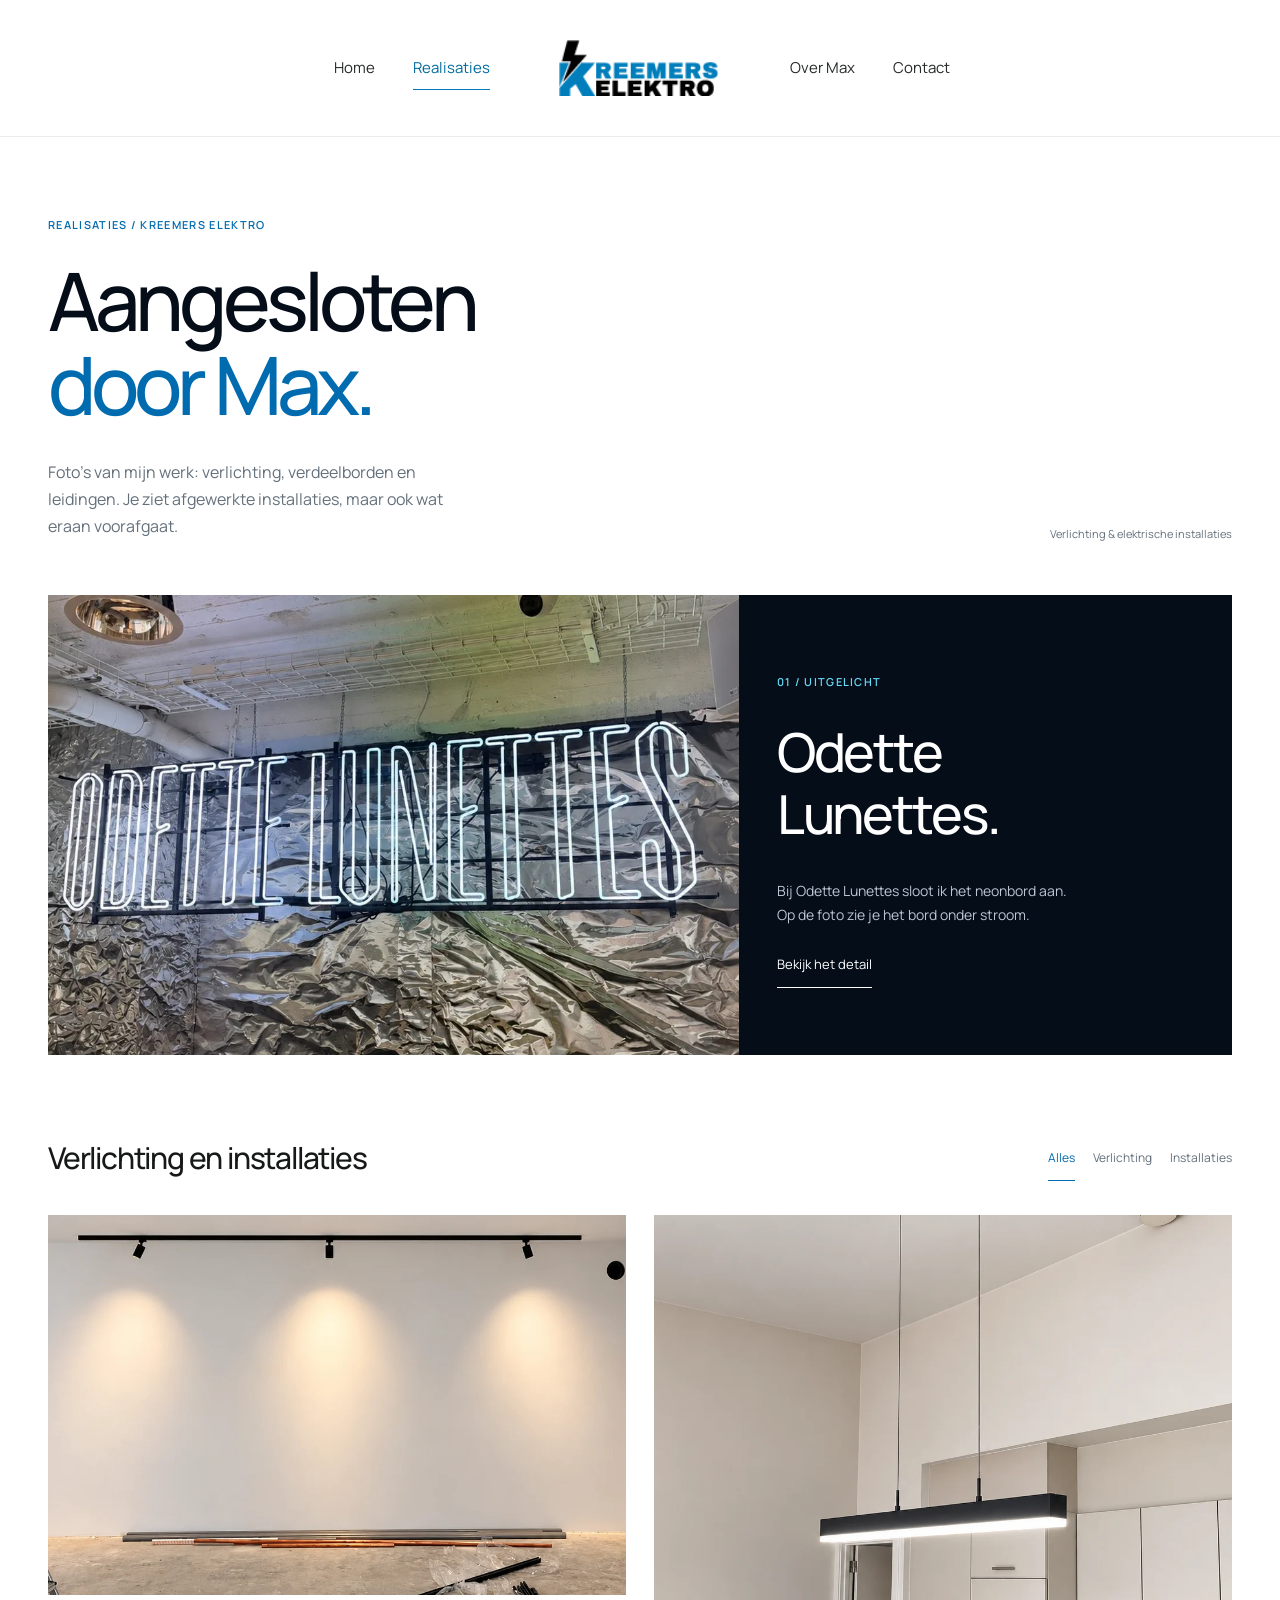
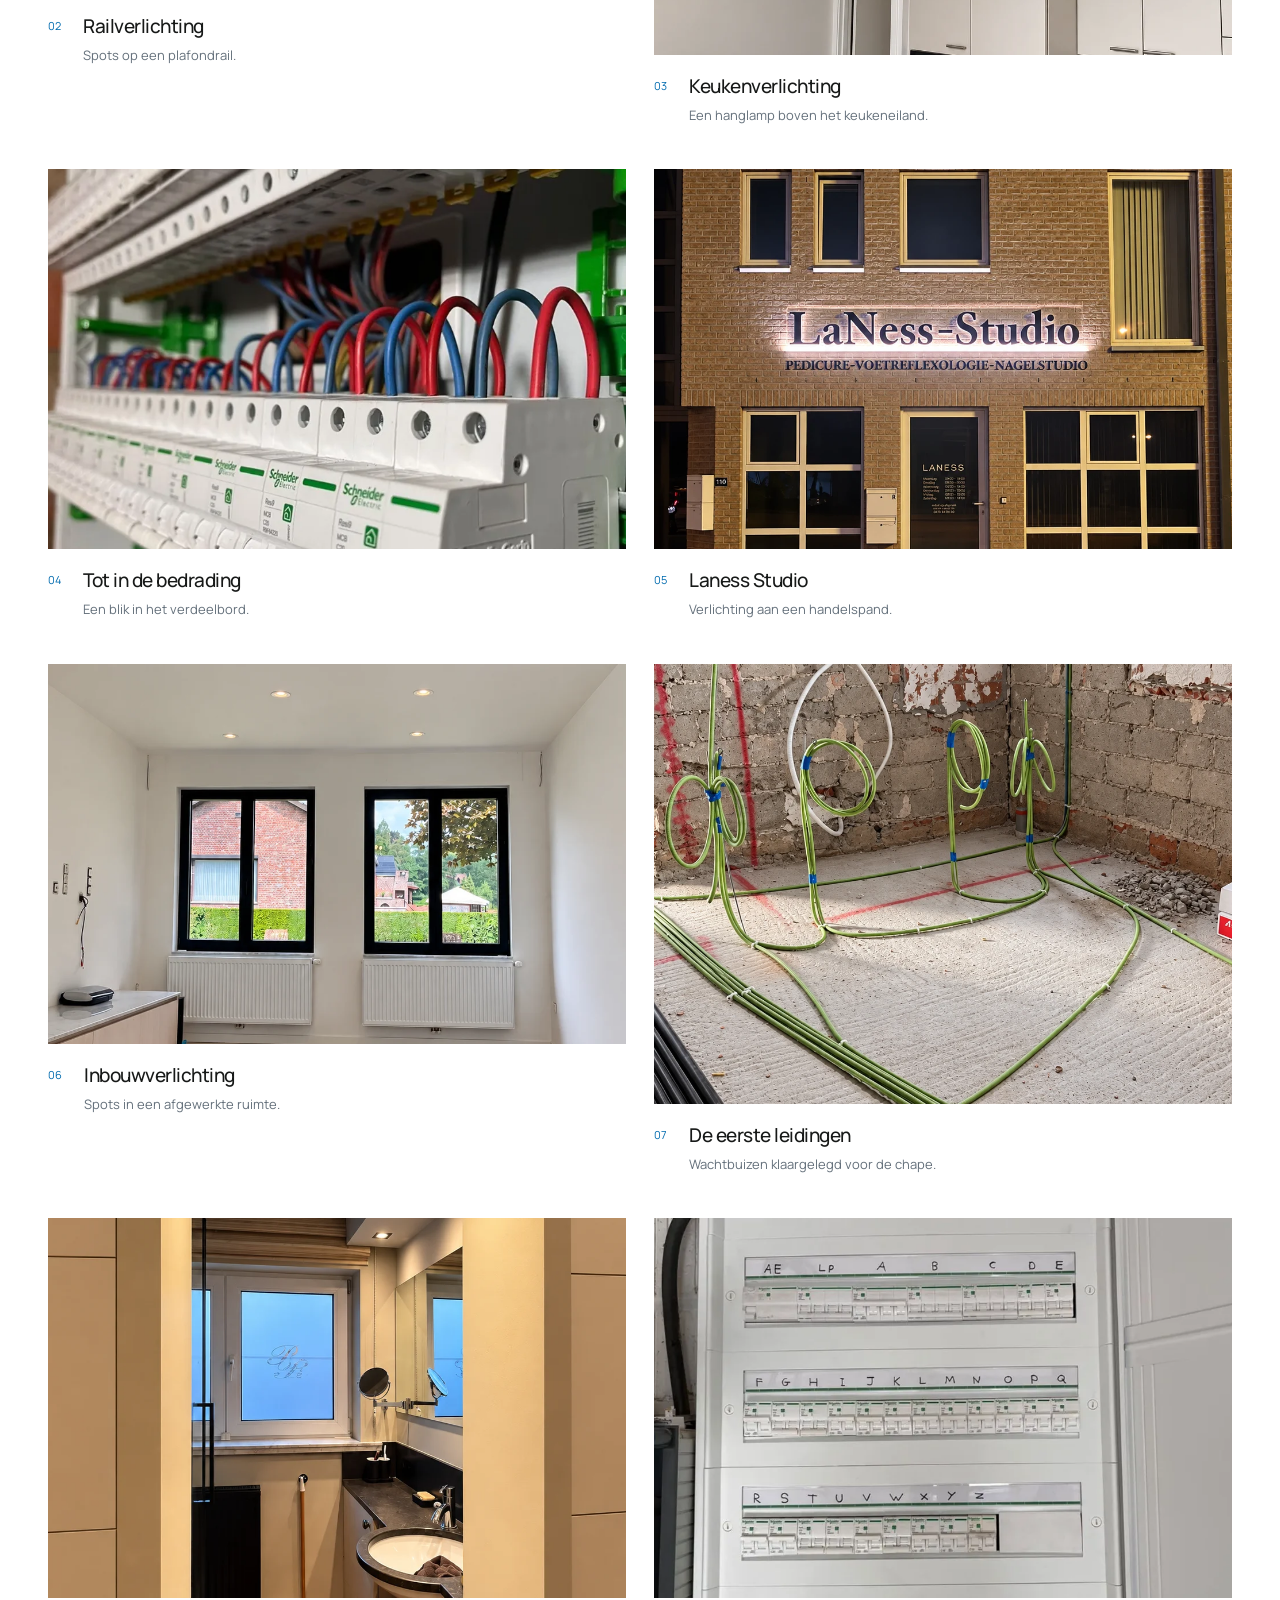
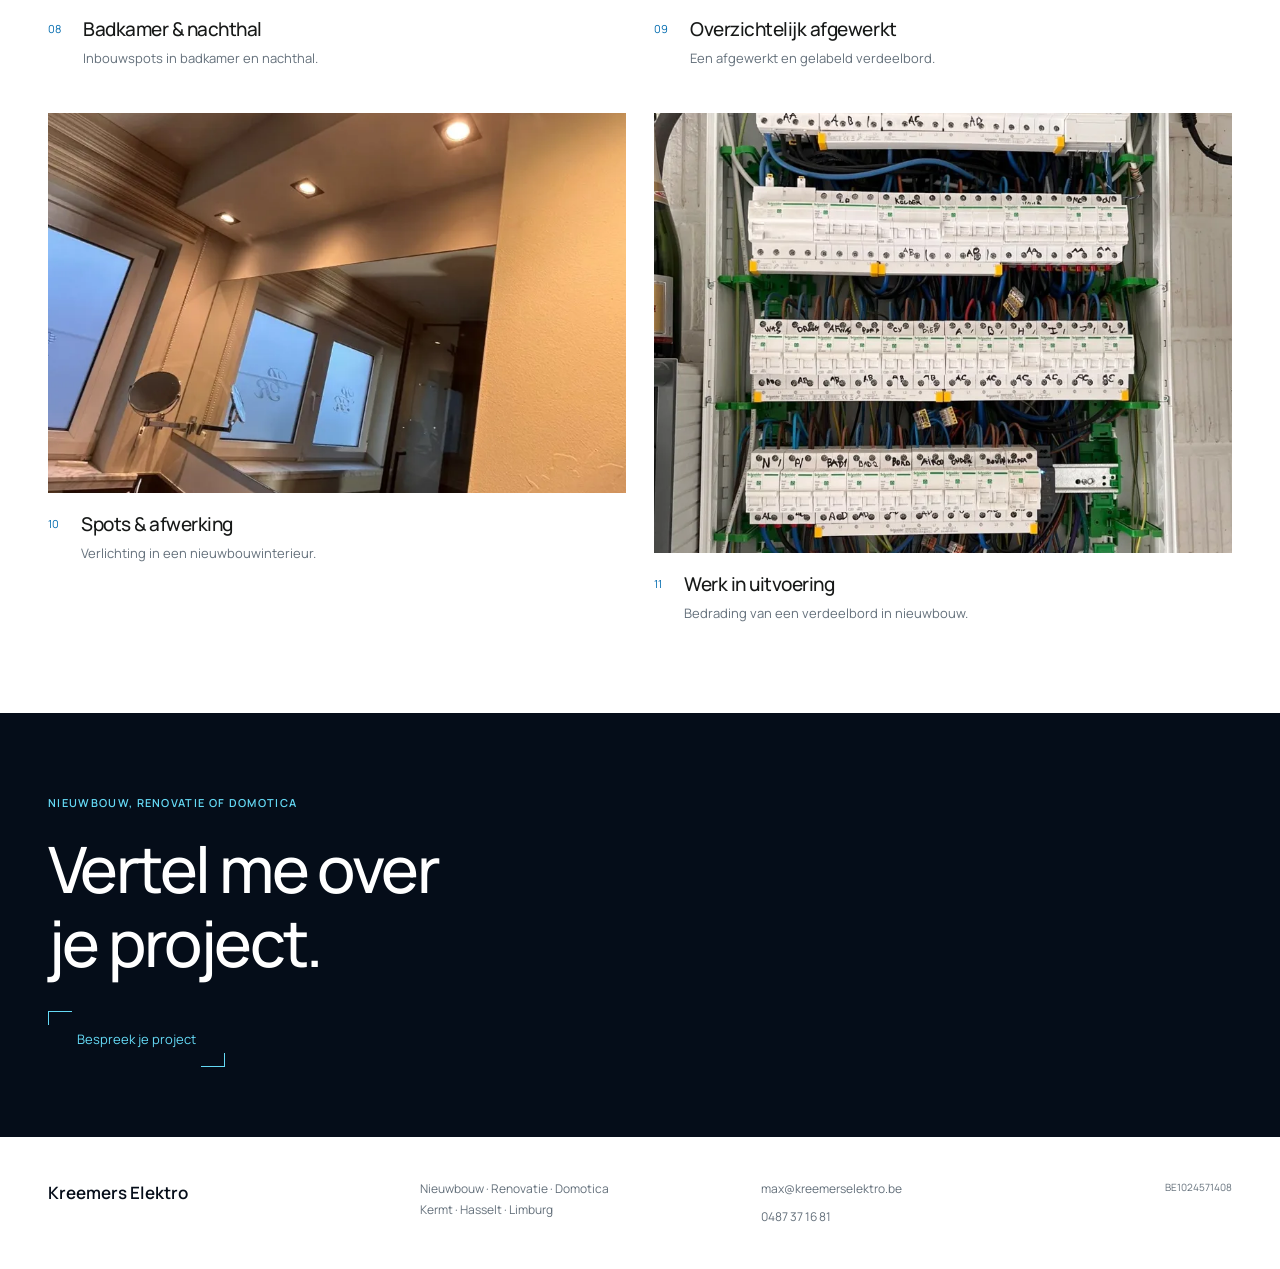
<file: realisaties.html>
<!doctype html><html lang="nl-BE"><head><meta charset="utf-8"><meta name="viewport" content="width=device-width, initial-scale=1"><title>Realisaties | Kreemers Elektro</title><meta name="description" content="Bekijk verlichting en elektrische installaties van Kreemers Elektro in Hasselt en Limburg."><link rel="stylesheet" href="css/header.css?v=3"><link rel="stylesheet" href="css/pages.css?v=4"><script src="js/header.js" defer></script><script src="js/pages.js?v=4" defer></script><link rel="stylesheet" href="css/motion.css"><script src="js/motion.js" defer></script><link rel="stylesheet" href="css/footer.css"><noscript><link rel="stylesheet" href="css/no-script.css"></noscript><link rel="stylesheet" href="css/button-circuit.css"><link rel="stylesheet" href="css/photo-gallery.css"></head><body>  <header class="site-header">
    <nav class="header-inner" aria-label="Hoofdnavigatie">
      <ul class="nav-links nav-left" id="navigation-left">
        <li><a href="index.html">Home</a></li>
        <li><a href="realisaties.html" aria-current="page">Realisaties</a></li>
      </ul>

      <a class="brand" href="index.html" aria-label="Kreemers Elektro — Home">
        <img src="assets/logo-kreemers.png" alt="Kreemers Elektro" width="142" height="48">
      </a>

      <ul class="nav-links nav-right" id="navigation-right">
        <li><a href="over-max.html">Over Max</a></li>
        <li><a href="contact.html">Contact</a></li>
      </ul>

      <button class="menu-toggle" type="button" aria-expanded="false" aria-controls="navigation-left navigation-right">Menu</button>
    </nav>
  </header>
<main id="inhoud"><div class="page-wrap"><section class="page-intro"><p class="kicker">Realisaties / Kreemers Elektro</p><h1>Aangesloten<br><span>door Max.</span></h1><div class="intro-bottom"><p>Foto’s van mijn werk: verlichting, verdeelborden en leidingen. Je ziet afgewerkte installaties, maar ook wat eraan voorafgaat.</p><span class="small-note">Verlichting & elektrische installaties</span></div></section><section class="featured-project reveal"><a class="featured-image project-image" href="assets/realisaties/odette-lunettes-neon.jpg" data-lightbox data-caption="Odette Lunettes — neonbord" aria-label="Vergroot foto: Odette Lunettes"><img src="assets/realisaties/odette-lunettes-neon.webp" alt="Het verlichte neonbord van Odette Lunettes, elektrisch aangesloten door Kreemers Elektro" width="1200" height="900" fetchpriority="high"></a><div class="featured-text"><p class="kicker">01 / Uitgelicht</p><h2>Odette <br>Lunettes.</h2><p>Bij Odette Lunettes sloot ik het neonbord aan. Op de foto zie je het bord onder stroom.</p><a class="text-link" href="assets/realisaties/odette-lunettes-neon-detail.jpg" data-lightbox data-caption="Odette Lunettes — detail">Bekijk het detail</a></div></section><section class="work-selection" aria-labelledby="selection-title"><div class="selection-header"><h2 id="selection-title">Verlichting en installaties</h2><div class="project-filters" role="group" aria-label="Filter realisaties"><button type="button" data-filter="all" aria-pressed="true">Alles</button><button type="button" data-filter="verlichting" aria-pressed="false">Verlichting</button><button type="button" data-filter="installaties" aria-pressed="false">Installaties</button></div></div><p class="filter-status sr-only" aria-live="polite"></p><div class="projects-grid"><figure class="project reveal" data-category="verlichting"><a class="project-image" href="assets/realisaties/railverlichting-woonkamer-nieuw.jpg" data-lightbox data-caption="Railverlichting" aria-label="Vergroot foto: Railverlichting"><img src="assets/realisaties/railverlichting-woonkamer-nieuw.webp" alt="Spots op een plafondrail." loading="lazy" decoding="async" width="1200" height="900"></a><figcaption><span class="project-number">02</span><div><h3>Railverlichting</h3><p>Spots op een plafondrail.</p></div></figcaption></figure><figure class="project reveal" data-category="verlichting"><a class="project-image" href="assets/realisaties/keukenverlichting-hanglamp-nieuw.jpg" data-lightbox data-caption="Keukenverlichting" aria-label="Vergroot foto: Keukenverlichting"><img src="assets/realisaties/keukenverlichting-hanglamp-nieuw.webp" alt="Een hanglamp boven het keukeneiland." loading="lazy" decoding="async" width="1200" height="900"></a><figcaption><span class="project-number">03</span><div><h3>Keukenverlichting</h3><p>Een hanglamp boven het keukeneiland.</p></div></figcaption></figure><figure class="project reveal" data-category="installaties"><a class="project-image" href="assets/realisaties/zekeringkast-detail-bedrading.jpg" data-lightbox data-caption="Tot in de bedrading" aria-label="Vergroot foto: Tot in de bedrading"><img src="assets/realisaties/zekeringkast-detail-bedrading.webp" alt="Een blik in het verdeelbord." loading="lazy" decoding="async" width="1200" height="900"></a><figcaption><span class="project-number">04</span><div><h3>Tot in de bedrading</h3><p>Een blik in het verdeelbord.</p></div></figcaption></figure><figure class="project reveal" data-category="verlichting"><a class="project-image" href="assets/realisaties/gevelverlichting-laness-studio-nieuw.jpg" data-lightbox data-caption="Laness Studio" aria-label="Vergroot foto: Laness Studio"><img src="assets/realisaties/gevelverlichting-laness-studio-nieuw.webp" alt="Verlichting aan een handelspand." loading="lazy" decoding="async" width="1200" height="900"></a><figcaption><span class="project-number">05</span><div><h3>Laness Studio</h3><p>Verlichting aan een handelspand.</p></div></figcaption></figure><figure class="project reveal" data-category="verlichting"><a class="project-image" href="assets/realisaties/inbouwverlichting-leefruimte-nieuw.jpg" data-lightbox data-caption="Inbouwverlichting" aria-label="Vergroot foto: Inbouwverlichting"><img src="assets/realisaties/inbouwverlichting-leefruimte-nieuw.webp" alt="Spots in een afgewerkte ruimte." loading="lazy" decoding="async" width="1200" height="900"></a><figcaption><span class="project-number">06</span><div><h3>Inbouwverlichting</h3><p>Spots in een afgewerkte ruimte.</p></div></figcaption></figure><figure class="project reveal" data-category="installaties"><a class="project-image" href="assets/realisaties/wachtbuizen-nieuwbouw-nieuw.jpg" data-lightbox data-caption="De eerste leidingen" aria-label="Vergroot foto: De eerste leidingen"><img src="assets/realisaties/wachtbuizen-nieuwbouw-nieuw.webp" alt="Wachtbuizen klaargelegd voor de chape." loading="lazy" decoding="async" width="1200" height="900"></a><figcaption><span class="project-number">07</span><div><h3>De eerste leidingen</h3><p>Wachtbuizen klaargelegd voor de chape.</p></div></figcaption></figure><figure class="project reveal" data-category="verlichting"><a class="project-image" href="assets/realisaties/verlichting-badkamer-nieuw.jpg" data-lightbox data-caption="Badkamer & nachthal" aria-label="Vergroot foto: Badkamer & nachthal"><img src="assets/realisaties/verlichting-badkamer-nieuw.webp" alt="Inbouwspots in badkamer en nachthal." loading="lazy" decoding="async" width="1200" height="900"></a><figcaption><span class="project-number">08</span><div><h3>Badkamer & nachthal</h3><p>Inbouwspots in badkamer en nachthal.</p></div></figcaption></figure><figure class="project reveal" data-category="installaties"><a class="project-image" href="assets/realisaties/zekeringkast-afgewerkt-gelabeld.jpg" data-lightbox data-caption="Overzichtelijk afgewerkt" aria-label="Vergroot foto: Overzichtelijk afgewerkt"><img src="assets/realisaties/zekeringkast-afgewerkt-gelabeld.webp" alt="Een afgewerkt en gelabeld verdeelbord." loading="lazy" decoding="async" width="1200" height="900"></a><figcaption><span class="project-number">09</span><div><h3>Overzichtelijk afgewerkt</h3><p>Een afgewerkt en gelabeld verdeelbord.</p></div></figcaption></figure><figure class="project reveal" data-category="verlichting"><a class="project-image" href="assets/realisaties/spots-interieur-afwerking.jpg" data-lightbox data-caption="Spots & afwerking" aria-label="Vergroot foto: Spots & afwerking"><img src="assets/realisaties/spots-interieur-afwerking.webp" alt="Verlichting in een nieuwbouwinterieur." loading="lazy" decoding="async" width="1200" height="900"></a><figcaption><span class="project-number">10</span><div><h3>Spots & afwerking</h3><p>Verlichting in een nieuwbouwinterieur.</p></div></figcaption></figure><figure class="project reveal" data-category="installaties"><a class="project-image" href="assets/realisaties/zekeringkast-nieuwbouw.jpg" data-lightbox data-caption="Werk in uitvoering" aria-label="Vergroot foto: Werk in uitvoering"><img src="assets/realisaties/zekeringkast-nieuwbouw.webp" alt="Bedrading van een verdeelbord in nieuwbouw." loading="lazy" decoding="async" width="1200" height="900"></a><figcaption><span class="project-number">11</span><div><h3>Werk in uitvoering</h3><p>Bedrading van een verdeelbord in nieuwbouw.</p></div></figcaption></figure></div></section></div><dialog class="lightbox" aria-label="Projectfoto"><div class="lightbox-bar"><p class="lightbox-caption"></p><button class="lightbox-close" type="button" aria-label="Sluit projectfoto">Sluiten ×</button></div><div class="lightbox-view"><button class="lightbox-prev" type="button" aria-label="Vorige projectfoto"><svg viewBox="0 0 24 24" width="24" height="24" aria-hidden="true" focusable="false"><polyline points="14 5 7 12 14 19" fill="none" stroke="currentColor" stroke-width="1.5" stroke-linecap="round" stroke-linejoin="round"/></svg></button><img alt=""><button class="lightbox-next" type="button" aria-label="Volgende projectfoto"><svg viewBox="0 0 24 24" width="24" height="24" aria-hidden="true" focusable="false"><polyline points="10 5 17 12 10 19" fill="none" stroke="currentColor" stroke-width="1.5" stroke-linecap="round" stroke-linejoin="round"/></svg></button></div><p class="lightbox-counter" aria-live="polite"></p></dialog><section class="contact-band reveal"><p class="kicker">Nieuwbouw, renovatie of domotica</p><h2>Vertel me over<br>je project.</h2><a class="solid-button" href="contact.html">Bespreek je project</a></section></main><footer class="site-footer"><a class="footer-brand" href="index.html">Kreemers Elektro</a><p>Nieuwbouw · Renovatie · Domotica<br>Kermt · Hasselt · Limburg</p><div><a href="mailto:max@kreemerselektro.be">max@kreemerselektro.be</a><a href="tel:+32487371681">0487 37 16 81</a></div><p class="footer-small">BE1024571408</p></footer></body></html>
</file>
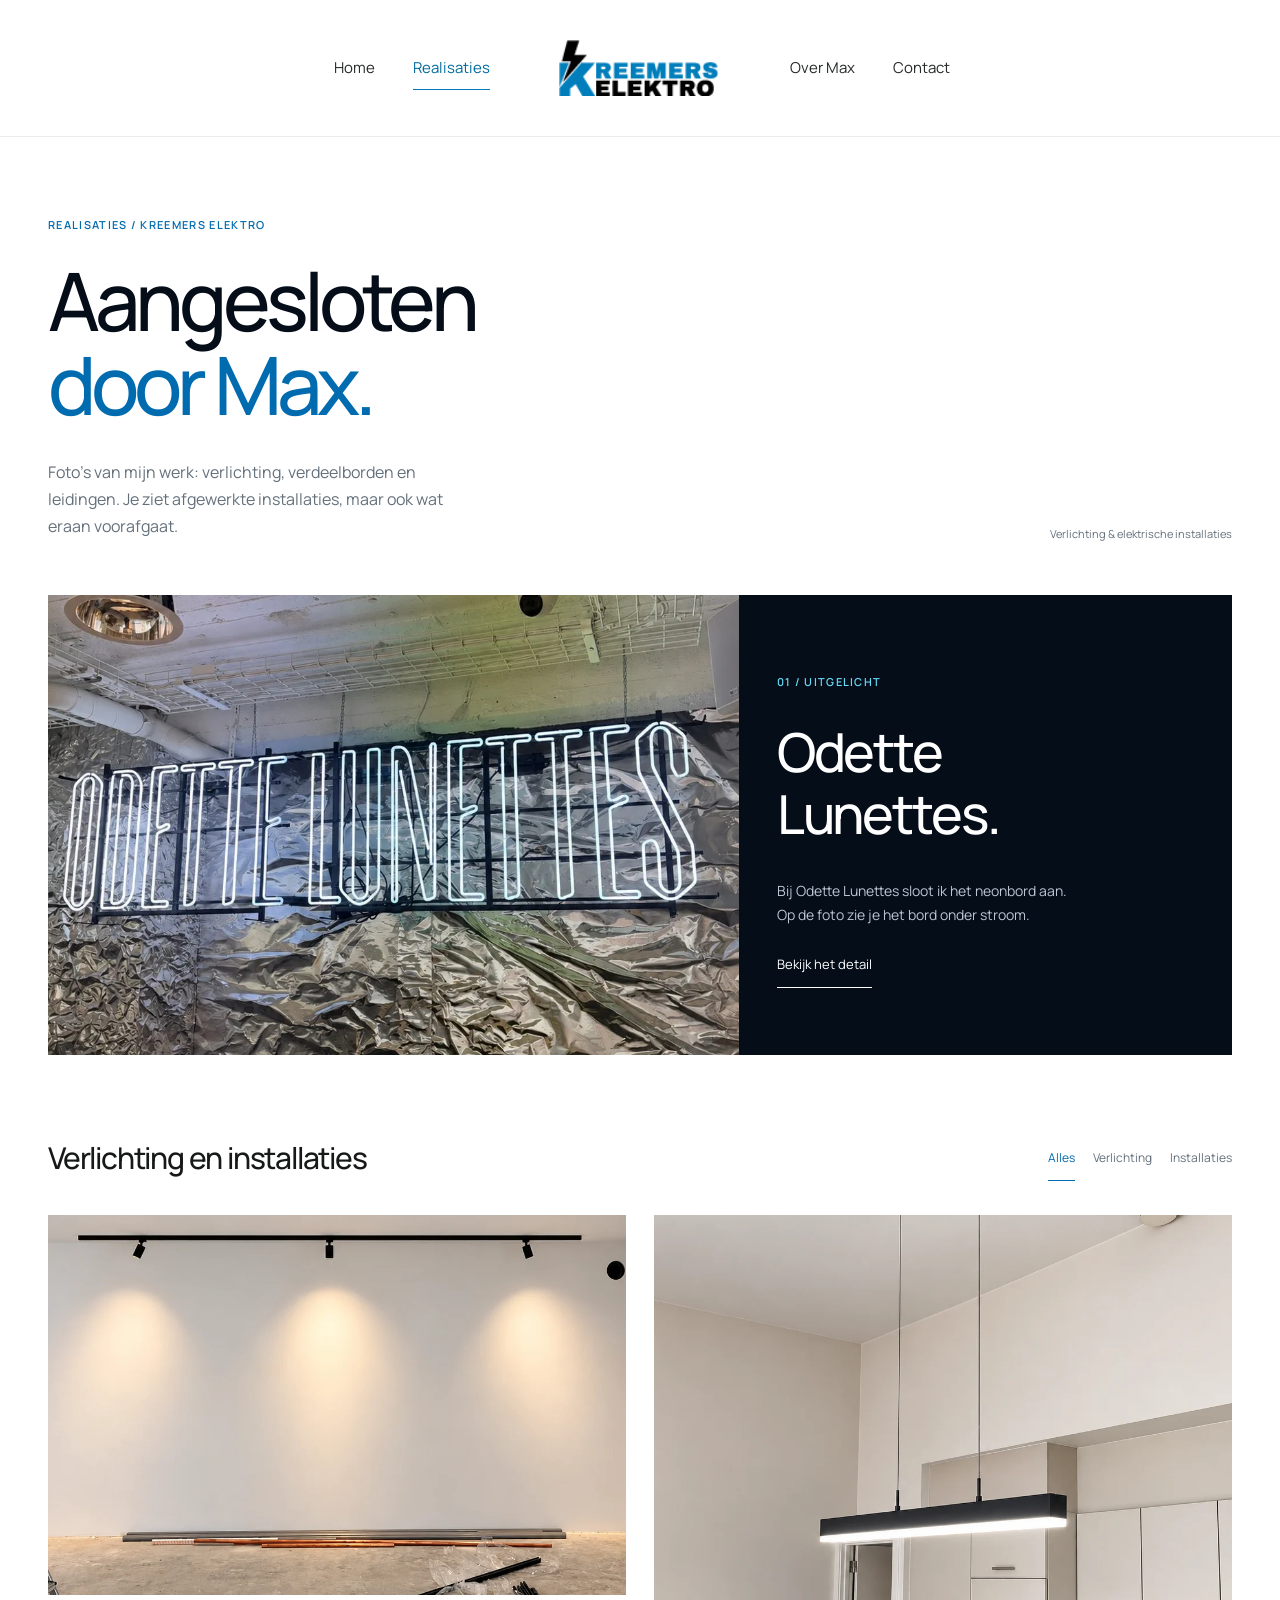
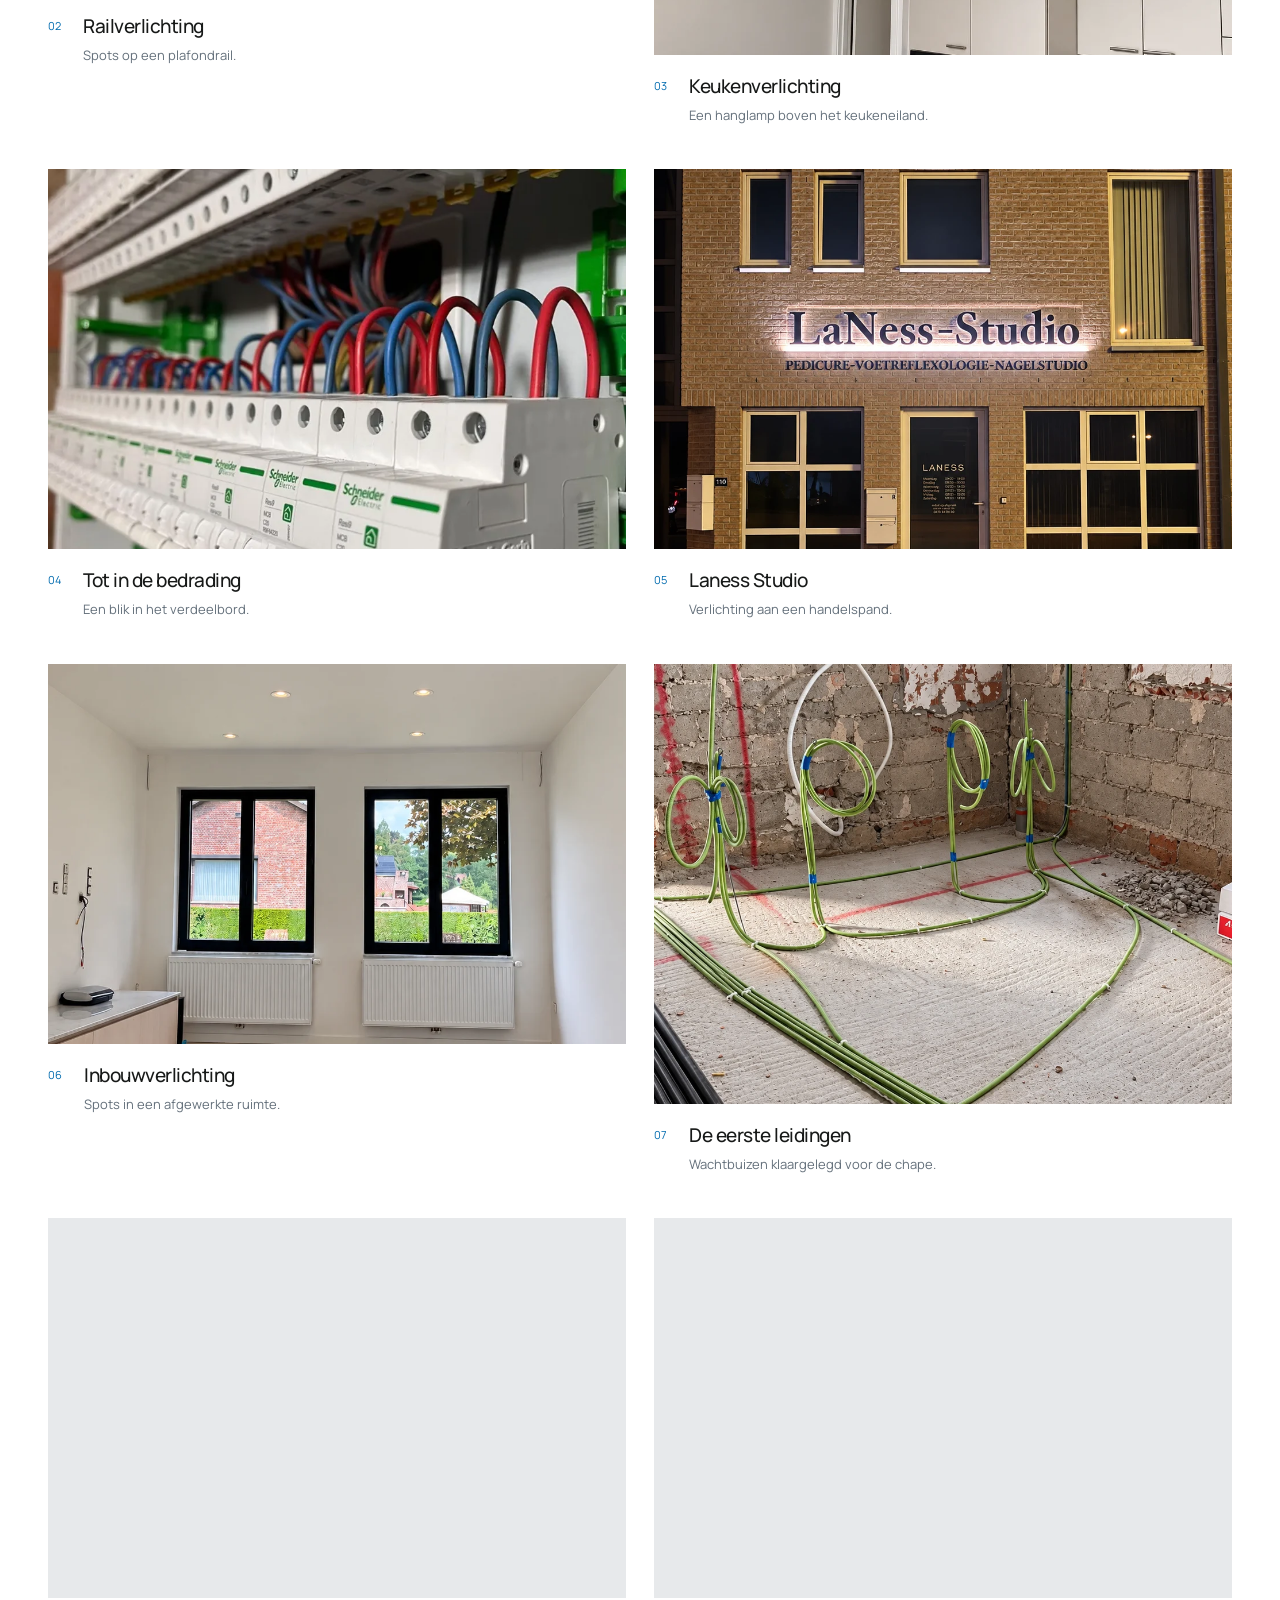
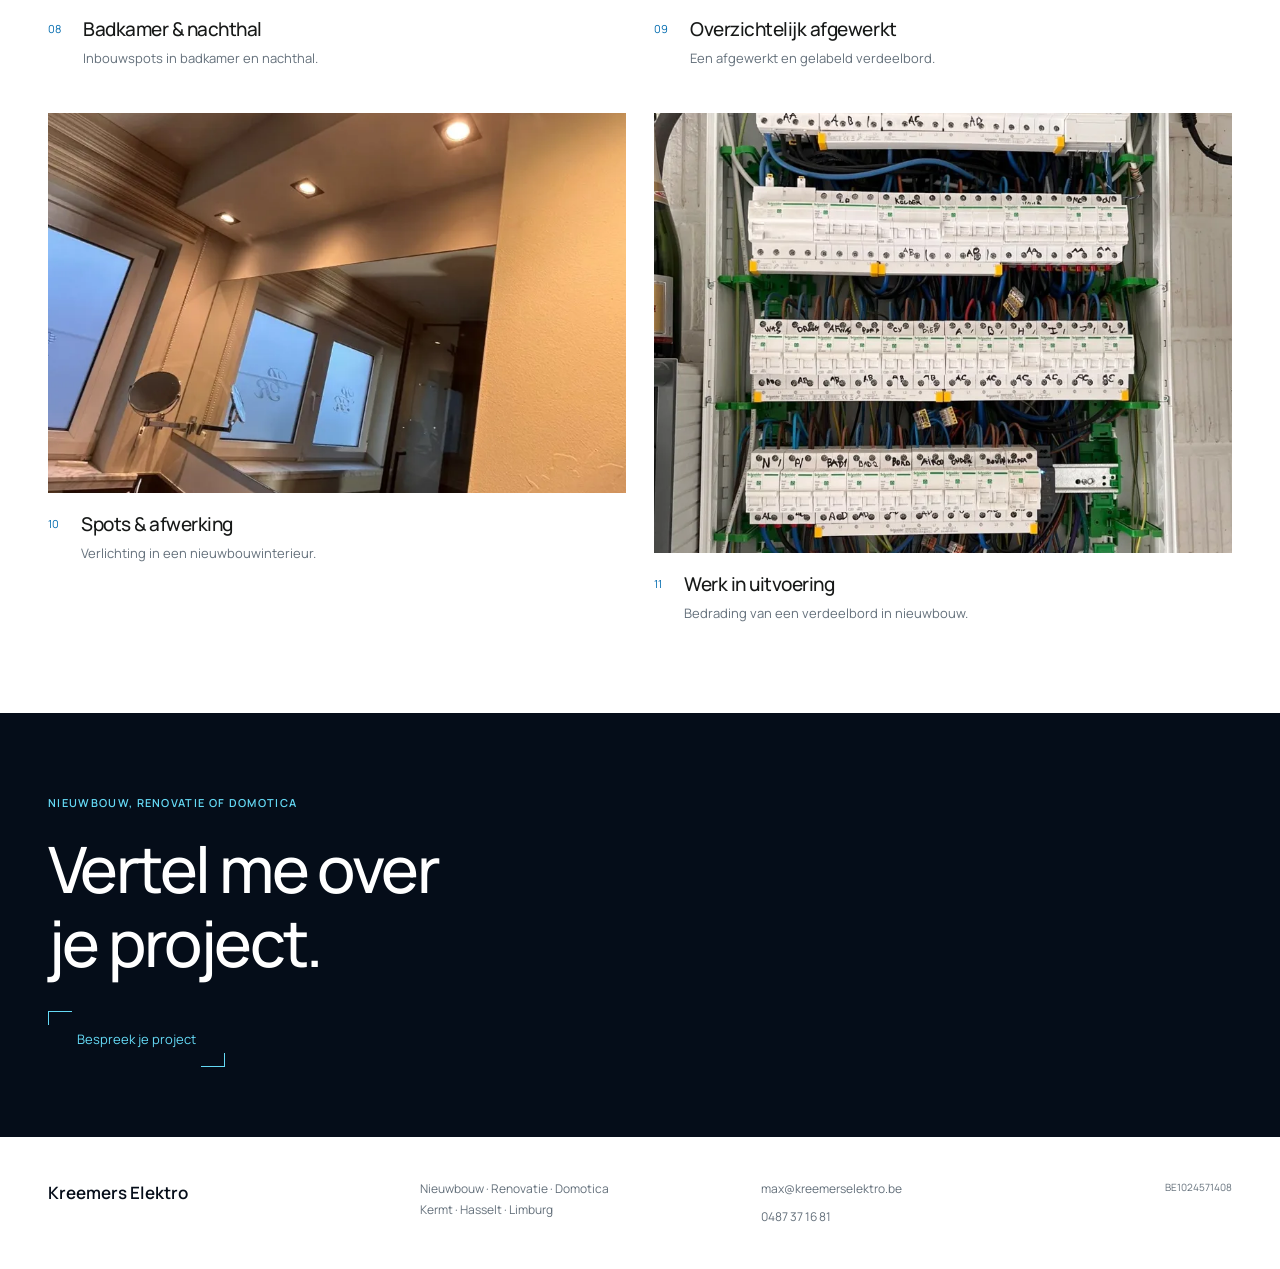
<file: website/realisaties.html>
<!doctype html><html lang="nl-BE"><head><meta charset="utf-8"><meta name="viewport" content="width=device-width, initial-scale=1"><title>Realisaties | Kreemers Elektro</title><meta name="description" content="Bekijk verlichting en elektrische installaties van Kreemers Elektro in Hasselt en Limburg."><link rel="stylesheet" href="css/header.css?v=3"><link rel="stylesheet" href="css/pages.css?v=4"><script src="js/header.js" defer></script><script src="js/pages.js" defer></script><link rel="stylesheet" href="css/motion.css"><script src="js/motion.js" defer></script><link rel="stylesheet" href="css/footer.css"><noscript><link rel="stylesheet" href="css/no-script.css"></noscript><link rel="stylesheet" href="css/button-circuit.css"></head><body>  <header class="site-header">
    <nav class="header-inner" aria-label="Hoofdnavigatie">
      <ul class="nav-links nav-left" id="navigation-left">
        <li><a href="index.html">Home</a></li>
        <li><a href="realisaties.html" aria-current="page">Realisaties</a></li>
      </ul>

      <a class="brand" href="index.html" aria-label="Kreemers Elektro — Home">
        <img src="assets/logo-kreemers.png" alt="Kreemers Elektro" width="142" height="48">
      </a>

      <ul class="nav-links nav-right" id="navigation-right">
        <li><a href="over-max.html">Over Max</a></li>
        <li><a href="contact.html">Contact</a></li>
      </ul>

      <button class="menu-toggle" type="button" aria-expanded="false" aria-controls="navigation-left navigation-right">Menu</button>
    </nav>
  </header>
<main id="inhoud"><div class="page-wrap"><section class="page-intro"><p class="kicker">Realisaties / Kreemers Elektro</p><h1>Aangesloten<br><span>door Max.</span></h1><div class="intro-bottom"><p>Foto’s van mijn werk: verlichting, verdeelborden en leidingen. Je ziet afgewerkte installaties, maar ook wat eraan voorafgaat.</p><span class="small-note">Verlichting & elektrische installaties</span></div></section><section class="featured-project reveal"><a class="featured-image project-image" href="assets/realisaties/odette-lunettes-neon.jpg" data-lightbox data-caption="Odette Lunettes — neonbord" aria-label="Vergroot foto: Odette Lunettes"><img src="assets/realisaties/odette-lunettes-neon.webp" alt="Het verlichte neonbord van Odette Lunettes, elektrisch aangesloten door Kreemers Elektro" width="1200" height="900" fetchpriority="high"></a><div class="featured-text"><p class="kicker">01 / Uitgelicht</p><h2>Odette <br>Lunettes.</h2><p>Bij Odette Lunettes sloot ik het neonbord aan. Op de foto zie je het bord onder stroom.</p><a class="text-link" href="assets/realisaties/odette-lunettes-neon-detail.jpg" data-lightbox data-caption="Odette Lunettes — detail">Bekijk het detail</a></div></section><section class="work-selection" aria-labelledby="selection-title"><div class="selection-header"><h2 id="selection-title">Verlichting en installaties</h2><div class="project-filters" role="group" aria-label="Filter realisaties"><button type="button" data-filter="all" aria-pressed="true">Alles</button><button type="button" data-filter="verlichting" aria-pressed="false">Verlichting</button><button type="button" data-filter="installaties" aria-pressed="false">Installaties</button></div></div><p class="filter-status sr-only" aria-live="polite"></p><div class="projects-grid"><figure class="project reveal" data-category="verlichting"><a class="project-image" href="assets/realisaties/railverlichting-woonkamer-nieuw.jpg" data-lightbox data-caption="Railverlichting" aria-label="Vergroot foto: Railverlichting"><img src="assets/realisaties/railverlichting-woonkamer-nieuw.webp" alt="Spots op een plafondrail." loading="lazy" decoding="async" width="1200" height="900"></a><figcaption><span class="project-number">02</span><div><h3>Railverlichting</h3><p>Spots op een plafondrail.</p></div></figcaption></figure><figure class="project reveal" data-category="verlichting"><a class="project-image" href="assets/realisaties/keukenverlichting-hanglamp-nieuw.jpg" data-lightbox data-caption="Keukenverlichting" aria-label="Vergroot foto: Keukenverlichting"><img src="assets/realisaties/keukenverlichting-hanglamp-nieuw.webp" alt="Een hanglamp boven het keukeneiland." loading="lazy" decoding="async" width="1200" height="900"></a><figcaption><span class="project-number">03</span><div><h3>Keukenverlichting</h3><p>Een hanglamp boven het keukeneiland.</p></div></figcaption></figure><figure class="project reveal" data-category="installaties"><a class="project-image" href="assets/realisaties/zekeringkast-detail-bedrading.jpg" data-lightbox data-caption="Tot in de bedrading" aria-label="Vergroot foto: Tot in de bedrading"><img src="assets/realisaties/zekeringkast-detail-bedrading.webp" alt="Een blik in het verdeelbord." loading="lazy" decoding="async" width="1200" height="900"></a><figcaption><span class="project-number">04</span><div><h3>Tot in de bedrading</h3><p>Een blik in het verdeelbord.</p></div></figcaption></figure><figure class="project reveal" data-category="verlichting"><a class="project-image" href="assets/realisaties/gevelverlichting-laness-studio-nieuw.jpg" data-lightbox data-caption="Laness Studio" aria-label="Vergroot foto: Laness Studio"><img src="assets/realisaties/gevelverlichting-laness-studio-nieuw.webp" alt="Verlichting aan een handelspand." loading="lazy" decoding="async" width="1200" height="900"></a><figcaption><span class="project-number">05</span><div><h3>Laness Studio</h3><p>Verlichting aan een handelspand.</p></div></figcaption></figure><figure class="project reveal" data-category="verlichting"><a class="project-image" href="assets/realisaties/inbouwverlichting-leefruimte-nieuw.jpg" data-lightbox data-caption="Inbouwverlichting" aria-label="Vergroot foto: Inbouwverlichting"><img src="assets/realisaties/inbouwverlichting-leefruimte-nieuw.webp" alt="Spots in een afgewerkte ruimte." loading="lazy" decoding="async" width="1200" height="900"></a><figcaption><span class="project-number">06</span><div><h3>Inbouwverlichting</h3><p>Spots in een afgewerkte ruimte.</p></div></figcaption></figure><figure class="project reveal" data-category="installaties"><a class="project-image" href="assets/realisaties/wachtbuizen-nieuwbouw-nieuw.jpg" data-lightbox data-caption="De eerste leidingen" aria-label="Vergroot foto: De eerste leidingen"><img src="assets/realisaties/wachtbuizen-nieuwbouw-nieuw.webp" alt="Wachtbuizen klaargelegd voor de chape." loading="lazy" decoding="async" width="1200" height="900"></a><figcaption><span class="project-number">07</span><div><h3>De eerste leidingen</h3><p>Wachtbuizen klaargelegd voor de chape.</p></div></figcaption></figure><figure class="project reveal" data-category="verlichting"><a class="project-image" href="assets/realisaties/verlichting-badkamer-nieuw.jpg" data-lightbox data-caption="Badkamer & nachthal" aria-label="Vergroot foto: Badkamer & nachthal"><img src="assets/realisaties/verlichting-badkamer-nieuw.webp" alt="Inbouwspots in badkamer en nachthal." loading="lazy" decoding="async" width="1200" height="900"></a><figcaption><span class="project-number">08</span><div><h3>Badkamer & nachthal</h3><p>Inbouwspots in badkamer en nachthal.</p></div></figcaption></figure><figure class="project reveal" data-category="installaties"><a class="project-image" href="assets/realisaties/zekeringkast-afgewerkt-gelabeld.jpg" data-lightbox data-caption="Overzichtelijk afgewerkt" aria-label="Vergroot foto: Overzichtelijk afgewerkt"><img src="assets/realisaties/zekeringkast-afgewerkt-gelabeld.webp" alt="Een afgewerkt en gelabeld verdeelbord." loading="lazy" decoding="async" width="1200" height="900"></a><figcaption><span class="project-number">09</span><div><h3>Overzichtelijk afgewerkt</h3><p>Een afgewerkt en gelabeld verdeelbord.</p></div></figcaption></figure><figure class="project reveal" data-category="verlichting"><a class="project-image" href="assets/realisaties/spots-interieur-afwerking.jpg" data-lightbox data-caption="Spots & afwerking" aria-label="Vergroot foto: Spots & afwerking"><img src="assets/realisaties/spots-interieur-afwerking.webp" alt="Verlichting in een nieuwbouwinterieur." loading="lazy" decoding="async" width="1200" height="900"></a><figcaption><span class="project-number">10</span><div><h3>Spots & afwerking</h3><p>Verlichting in een nieuwbouwinterieur.</p></div></figcaption></figure><figure class="project reveal" data-category="installaties"><a class="project-image" href="assets/realisaties/zekeringkast-nieuwbouw.jpg" data-lightbox data-caption="Werk in uitvoering" aria-label="Vergroot foto: Werk in uitvoering"><img src="assets/realisaties/zekeringkast-nieuwbouw.webp" alt="Bedrading van een verdeelbord in nieuwbouw." loading="lazy" decoding="async" width="1200" height="900"></a><figcaption><span class="project-number">11</span><div><h3>Werk in uitvoering</h3><p>Bedrading van een verdeelbord in nieuwbouw.</p></div></figcaption></figure></div></section></div><dialog class="lightbox" aria-label="Projectfoto"><div class="lightbox-bar"><p class="lightbox-caption"></p><button class="lightbox-close" type="button" aria-label="Sluit projectfoto">Sluiten ×</button></div><div class="lightbox-view"><button class="lightbox-prev" type="button" aria-label="Vorige projectfoto"><svg viewBox="0 0 24 24" width="24" height="24" aria-hidden="true" focusable="false"><polyline points="14 5 7 12 14 19" fill="none" stroke="currentColor" stroke-width="1.5" stroke-linecap="round" stroke-linejoin="round"/></svg></button><img alt=""><button class="lightbox-next" type="button" aria-label="Volgende projectfoto"><svg viewBox="0 0 24 24" width="24" height="24" aria-hidden="true" focusable="false"><polyline points="10 5 17 12 10 19" fill="none" stroke="currentColor" stroke-width="1.5" stroke-linecap="round" stroke-linejoin="round"/></svg></button></div><p class="lightbox-counter" aria-live="polite"></p></dialog><section class="contact-band reveal"><p class="kicker">Nieuwbouw, renovatie of domotica</p><h2>Vertel me over<br>je project.</h2><a class="solid-button" href="contact.html">Bespreek je project</a></section></main><footer class="site-footer"><a class="footer-brand" href="index.html">Kreemers Elektro</a><p>Nieuwbouw · Renovatie · Domotica<br>Kermt · Hasselt · Limburg</p><div><a href="mailto:max@kreemerselektro.be">max@kreemerselektro.be</a><a href="tel:+32487371681">0487 37 16 81</a></div><p class="footer-small">BE1024571408</p></footer></body></html>
</file>
<file: css/header.css>
@font-face { font-family: Manrope; font-style: normal; font-weight: 400; font-display: swap; src: url(../assets/fonts/manrope-400.ttf) format("truetype"); }
@font-face { font-family: Manrope; font-style: normal; font-weight: 500; font-display: swap; src: url(../assets/fonts/manrope-500.ttf) format("truetype"); }
@font-face { font-family: Manrope; font-style: normal; font-weight: 600; font-display: swap; src: url(../assets/fonts/manrope-600.ttf) format("truetype"); }
@font-face { font-family: Manrope; font-style: normal; font-weight: 700; font-display: swap; src: url(../assets/fonts/manrope-700.ttf) format("truetype"); }
:root {
  font-family: Manrope, Arial, Helvetica, sans-serif;
  color: #171918;
  background: #fff;
}

* { box-sizing: border-box; }
body { margin: 0; }
.site-header { background: #fff; border-bottom: 1px solid #eceeec; }
.header-inner {
  display: grid;
  grid-template-columns: 1fr auto 1fr;
  align-items: center;
  gap: 68px;
  max-width: 1280px;
  min-height: 136px;
  padding: 24px 48px;
  margin: 0 auto;
}
.brand { grid-column: 2; grid-row: 1; display: block; }
.brand img { display: block; width: 164px; height: auto; }
.nav-links { display: flex; align-items: center; gap: 38px; list-style: none; padding: 0; margin: 0; }
.nav-left { grid-column: 1; grid-row: 1; justify-content: flex-end; }
.nav-right { grid-column: 3; grid-row: 1; justify-content: flex-start; }
.nav-links a {
  display: inline-flex;
  align-items: center;
  min-height: 44px;
  padding: 10px 0;
  color: #252a27;
  font-size: 15px;
  line-height: 1.4;
  text-decoration: none;
  white-space: nowrap;
  border-bottom: 1px solid transparent;
  transition: color 150ms ease, border-color 150ms ease;
}
.nav-links a:hover, .nav-links a[aria-current="page"] { color: #006b9e; border-bottom-color: #007dba; }
.menu-toggle { display: none; }
.header-inner a:focus-visible, .menu-toggle:focus-visible { outline: 2px solid #007dba; outline-offset: 5px; }

@media (max-width: 900px) {
  .header-inner { padding: 24px 32px; gap: 40px; }
  .nav-links { gap: 26px; }
  .brand img { width: 150px; }
}
@media (max-width: 700px) {
  .header-inner { grid-template-columns: 1fr auto 1fr; grid-template-rows: 62px auto auto; gap: 0 12px; min-height: 98px; padding: 18px 20px; }
  .brand img { width: 142px; }
  .menu-toggle {
    display: block;
    grid-column: 3;
    grid-row: 1;
    justify-self: end;
    min-height: 44px;
    padding: 10px 0 10px 10px;
    color: #171918;
    background: transparent;
    border: 0;
    font: inherit;
    font-size: 14px;
    cursor: pointer;
  }
  .nav-links { display: none; grid-column: 1 / -1; flex-direction: column; align-items: stretch; gap: 0; }
  .nav-left { grid-row: 2; }
  .nav-right { grid-row: 3; }
  .site-header.is-open .nav-links { display: flex; }
  .site-header.is-open .nav-left { padding-top: 18px; }
  .site-header.is-open .nav-right { padding-bottom: 8px; }
  .nav-links a { width: 100%; padding: 12px 0; }
}
@media (prefers-reduced-motion: reduce) {
  .nav-links a { transition: none; }
}
</file>
<file: css/hero.css>
.hero { position: relative; isolation: isolate; overflow: hidden; background: #050d19; color: #fff; min-height: max(660px, calc(100svh - 136px)); display: flex; flex-direction: column; justify-content: center; }
.hero-content { width: 100%; padding: 80px 48px 104px max(48px, calc((100vw - 1184px) / 2)); }
.hero-eyebrow { display: flex; align-items: center; gap: 12px; margin: 0 0 44px; font-size: 12px; font-weight: 600; letter-spacing: .09em; text-transform: uppercase; }
.signal-dot { width: 6px; height: 6px; border-radius: 50%; background: #55d9fb; box-shadow: 0 0 12px #55d9fb; }
.eyebrow-location { margin-left: 16px; font-weight: 400; color: #9eaaba; letter-spacing: .04em; }
.hero h1 { margin: 0; font-size: clamp(52px, 5.8vw, 90px); line-height: 1.04; letter-spacing: -.065em; font-weight: 500; }
.title-line { position: relative; display: block; width: fit-content; overflow: hidden; padding: 0 .08em .1em 0; }
.title-line > span { display: block; }
.title-line.accent { color: #65daf6; }
.hero-description { max-width: 395px; margin: 30px 32px 0 0; color: #b7c2ce; font-size: 16px; line-height: 1.75; }
.hero-actions { display: flex; align-items: center; flex-wrap: wrap; gap: 24px 30px; margin-top: 36px; }
.hero-actions a { color: #fff; text-decoration: none; font-size: 14px; }
.project-button { display: flex; justify-content: space-between; align-items: center; gap: 30px; min-height: 56px; padding: 16px 22px; background: #006baf; transition: background .2s; }
.project-button:hover { background: #00588f; }
.project-button span { font-size: 22px; }
.projects-link { display: flex; align-items: center; gap: 14px; min-height: 44px; border-bottom: 1px solid #596270; }
.projects-link:hover { border-color: #65daf6; color: #65daf6; }
.hero a:focus-visible { outline: 2px solid #65daf6; outline-offset: 5px; }
.hero-bottom { position: absolute; bottom: 0; left: 0; width: 100%; padding: 25px max(48px, calc((100vw - 1184px) / 2)); display: flex; align-items: center; justify-content: space-between; gap: 20px; }
.hero-bottom p { color: #9eaaba; font-size: 11px; letter-spacing: .035em; margin: 0; }
/* The light and reveal share their timing, so the light follows the leading edge. */
.hero.entering .title-line { --sweep-delay: 0s; }
.hero.entering .title-line.accent { --sweep-delay: .2s; }
.hero.entering .title-line > span { animation: light-sweep-text 1.15s linear var(--sweep-delay) both; }
.hero.entering .title-line::after { content: ''; position: absolute; top: .07em; bottom: .13em; left: 0; width: 2px; background: #8becff; box-shadow: 0 0 12px 3px #37c9eb; animation: light-sweep-edge 1.15s linear var(--sweep-delay) both; pointer-events: none; }
@keyframes light-sweep-text { from { clip-path: inset(0 100% 0 0); } to { clip-path: inset(0); } }
@keyframes light-sweep-edge { 0% { left: 0; opacity: 0; } 8% { opacity: 1; } 88% { opacity: 1; } 100% { left: 100%; opacity: 0; } }
@media (max-width: 1000px) { .hero-content { padding-inline: 32px; } .hero-bottom { padding-inline: 32px; } .hero-eyebrow { gap: 9px; } .eyebrow-location { margin-left: 0; } }
@media (max-width: 700px) {
  .hero { min-height: 0; justify-content: flex-start; }
  .hero-content { width: 100%; padding: 48px 24px 52px; }
  .hero-eyebrow { margin-bottom: 28px; font-size: 10px; gap: 8px; }
  .eyebrow-location { margin-left: auto; font-size: 9px; }
  .hero h1 { font-size: clamp(39px, 10.5vw, 64px); letter-spacing: -.06em; }
  .hero-description { margin-top: 22px; margin-right: 0; max-width: 430px; font-size: 14px; line-height: 1.65; }
  .hero-actions { margin-top: 24px; gap: 15px 24px; }
  .project-button { min-height: 52px; padding: 13px 18px; }
  .hero-actions a { font-size: 12px; }
  .hero-bottom { position: relative; order: 3; padding: 12px 24px; gap: 12px; }
  .hero-bottom p { max-width: 300px; font-size: 10px; line-height: 1.5; }
}
@media (prefers-reduced-motion: reduce) { .hero *, .hero *::after { animation: none !important; transition: none !important; } }
</file>
<file: css/services.css>
/* Concept 3: three services connected like a quiet electrical circuit. */
.services { background: #050d19; color: #fff; padding: 96px 0 104px; }
.services-inner { max-width: 1280px; margin: 0 auto; padding: 0 48px; }
.services-eyebrow { margin: 0 0 24px; color: #65daf6; font-size: 11px; font-weight: 600; line-height: 1.6; letter-spacing: .12em; text-transform: uppercase; }
.services h2 { max-width: 780px; margin: 0; font-size: clamp(36px, 4.3vw, 56px); font-weight: 500; line-height: 1.12; letter-spacing: -.045em; text-wrap: balance; }
.services-intro { max-width: 620px; margin: 26px 0 0; color: #b7c2ce; font-size: 16px; line-height: 1.75; }
.services-circuit { position: relative; margin-top: 56px; }
.services-circuit-path { position: absolute; inset: 0 0 auto; width: 100%; height: 270px; overflow: visible; pointer-events: none; color: var(--blue, #006baf); }
.services-circuit-path path { stroke: currentColor; stroke-width: 1.5; vector-effect: non-scaling-stroke; }
.services-circuit-path circle { fill: #65daf6; }
.services-grid { display: grid; grid-template-columns: repeat(3, minmax(0, 1fr)); gap: 44px; list-style: none; margin: 0; padding: 0; }
.services-grid > li:nth-child(2) { padding-top: 110px; }
.services-grid > li:nth-child(3) { padding-top: 240px; }
.service { position: relative; display: flex; flex-direction: column; padding: 30px 0 0; }
.service-number { color: #65daf6; font-size: 11px; line-height: 1.6; letter-spacing: .06em; }
.service h3 { margin: 15px 0 18px; font-size: 28px; font-weight: 500; line-height: 1.2; letter-spacing: -.03em; }
.service p { margin: 0 0 20px; color: #b7c2ce; font-size: 14px; line-height: 1.8; }
.service a { display: inline-flex; align-items: center; min-height: 44px; width: fit-content; padding: 10px 0; color: #65daf6; font-size: 13px; line-height: 1.5; text-decoration: underline; text-underline-offset: 6px; text-decoration-thickness: 1px; transition: color 200ms ease, text-underline-offset 200ms ease; }
.service a:hover { color: #fff; text-underline-offset: 9px; }
.service a:focus-visible { outline: 2px solid #65daf6; outline-offset: 5px; }
@media (max-width: 1000px) { .services-inner { padding-inline: 32px; } .services-grid { gap: 28px; } }
@media (max-width: 700px) {
  .services { padding: 52px 0 56px; }
  .services-inner { padding-inline: 24px; }
  .services-eyebrow { margin-bottom: 20px; }
  .services h2 { font-size: clamp(32px, 8.5vw, 44px); }
  .services-intro { font-size: 14px; margin-top: 22px; }
  .services-circuit { margin-top: 36px; }
  .services-circuit-path { display: none; }
  .services-grid { grid-template-columns: minmax(0, 1fr); gap: 34px; border-left: 1px solid var(--blue, #006baf); padding-left: 22px; }
  .services-grid > li:nth-child(n) { padding-top: 0; }
  .service { padding-top: 0; }
  .service::before { content: ''; position: absolute; left: -26px; top: 5px; width: 7px; height: 7px; border-radius: 50%; background: #65daf6; }
  .service h3 { margin: 14px 0; font-size: 25px; }
  .service p { margin-bottom: 10px; }
}
@media (prefers-reduced-motion: reduce) { .service a { transition: none; } }
</file>
<file: css/showcase.css>
.showcase { padding: 88px 0 96px; background: #eef5f8; color: #050d19; }
.showcase-inner { max-width: 1280px; margin: 0 auto; padding: 0 48px; }
.showcase-eyebrow { margin: 0 0 24px; color: #006baf; font-size: 11px; font-weight: 600; line-height: 1.6; letter-spacing: .12em; text-transform: uppercase; }
.showcase h2 { max-width: 720px; margin: 0; font-size: clamp(36px, 4.3vw, 56px); font-weight: 500; line-height: 1.12; letter-spacing: -.045em; text-wrap: balance; }
.showcase-grid { display: grid; grid-template-columns: minmax(0, 1.65fr) minmax(0, 1fr); gap: 32px 40px; align-items: start; margin-top: 48px; }
.showcase-project { min-width: 0; margin: 0; }
.showcase-featured { grid-column: 1; grid-row: 1 / 3; }
.showcase-secondary { padding-top: 52px; }
.showcase-detail { grid-column: 2; }
.showcase-photo { display: block; overflow: hidden; background: #dce6eb; }
.showcase-photo img { display: block; width: 100%; height: 100%; object-fit: cover; transition: transform 550ms cubic-bezier(.2,.7,.3,1); }
.showcase-photo:hover img, .showcase-photo:focus-visible img { transform: scale(1.025); }
.showcase-photo:focus-visible, .showcase-all:focus-visible { outline: 2px solid #006baf; outline-offset: 5px; }
.showcase-featured .showcase-photo { aspect-ratio: 3 / 2; }
.showcase-featured figcaption { padding: 30px 32px 34px; background: #050d19; color: #fff; }
.showcase-number { color: #006baf; font-size: 11px; letter-spacing: .06em; line-height: 1.6; }
.showcase-featured .showcase-number { color: #65daf6; text-transform: uppercase; }
.showcase h3 { margin: 0; font-size: 20px; font-weight: 500; line-height: 1.25; letter-spacing: -.025em; }
.showcase-featured h3 { font-size: clamp(30px, 3vw, 42px); margin: 18px 0 16px; }
.showcase-featured p { max-width: 420px; margin: 0; color: #b7c2ce; font-size: 14px; line-height: 1.75; }
.showcase-secondary .showcase-photo { aspect-ratio: 16 / 10; }
.showcase-secondary img { object-position: center 28%; }
.showcase-detail .showcase-photo { aspect-ratio: 16 / 9; }
.showcase-detail img { object-position: center 48%; }
.showcase-secondary figcaption, .showcase-detail figcaption { display: flex; align-items: baseline; gap: 18px; padding-top: 17px; }
.showcase-all { display: flex; align-items: center; justify-content: space-between; gap: 24px; width: fit-content; min-height: 48px; margin-top: 36px; padding: 12px 0; border-bottom: 1px solid #006baf; color: #006baf; font-size: 14px; line-height: 1.5; text-decoration: none; }
.showcase-all span { font-size: 20px; transition: transform 200ms ease; }
.showcase-all:hover span { transform: translateX(4px); }
.showcase-all:hover { color: #00588f; }
@media (max-width: 1000px) { .showcase-inner { padding-inline: 32px; } .showcase-grid { column-gap: 28px; } .showcase-featured figcaption { padding: 26px; } .showcase h3 { font-size: 18px; } .showcase-featured h3 { font-size: 32px; } }
@media (max-width: 700px) {
  .showcase { padding: 52px 0 56px; }
  .showcase-inner { padding-inline: 24px; }
  .showcase-eyebrow { margin-bottom: 20px; }
  .showcase h2 { font-size: clamp(32px, 8.5vw, 44px); }
  .showcase-grid { grid-template-columns: minmax(0, 1fr); gap: 30px; margin-top: 32px; }
  .showcase-featured, .showcase-detail { grid-column: auto; grid-row: auto; }
  .showcase-secondary { padding-top: 0; }
  .showcase-featured figcaption { padding: 24px; }
  .showcase-featured h3 { font-size: 29px; margin: 14px 0; }
  .showcase-secondary .showcase-photo { aspect-ratio: 4 / 3; }
  .showcase-detail .showcase-photo { aspect-ratio: 16 / 10; }
  .showcase-all { margin-top: 30px; }
}
@media (prefers-reduced-motion: reduce) { .showcase-photo img, .showcase-all span { transition: none; } .showcase-photo:hover img, .showcase-photo:focus-visible img, .showcase-all:hover span { transform: none; } }
</file>
<file: css/current-line.css>
#inhoud { position: relative; }
#inhoud > .hero { z-index: 2; }
#inhoud + .site-footer { position: relative; z-index: 2; background: #fff; }
.current-line { position: absolute; left: 0; z-index: 1; display: block; overflow: hidden; pointer-events: none; color: var(--blue, #006baf); }
.current-line[hidden] { display: none; }
.current-line path { stroke: currentColor; stroke-width: 1; stroke-linecap: round; stroke-linejoin: round; vector-effect: non-scaling-stroke; }
.current-line-track { opacity: .18; }
.current-line .current-line-halo { stroke: #27b6f2; stroke-width: 5; opacity: .22; filter: blur(1.5px); }
.current-line .current-line-fill { stroke: #8be6ff; stroke-width: 1; opacity: .85; }
.current-line .current-line-bolt { stroke: #e5faff; stroke-width: 1.2; opacity: 0; filter: drop-shadow(0 0 3px #38caff); }
.current-line-tip { fill: #effcff; opacity: 0; filter: drop-shadow(0 0 4px #38caff); }
/* The scroll path replaces the static services circuit once initialized.
   Without JavaScript (or when the path cannot fit), keep the fallback. */
.current-line-ready .services-circuit-path path { visibility: hidden; }
@media (max-width: 700px) {
  .current-line-ready .services-grid { border-left-color: transparent; }
}
.current-line-point { fill: #fff; stroke: currentColor; stroke-width: 1; opacity: .4; transition: fill 180ms ease, opacity 180ms ease; }
.current-line-point.is-connected { fill: #8be6ff; stroke: #38caff; opacity: 1; }
@media (max-width: 359px) { .current-line { display: none; } }
@media (prefers-reduced-motion: reduce) {
 .current-line-point { transition: none; }
 .current-line .current-line-halo, .current-line .current-line-bolt, .current-line-tip { display: none; }
 .current-line .current-line-fill { stroke: #65daf6; filter: none; }
}
</file>
<file: css/hero-electric-cursor.css>
.homepage-electric-cursor { position: fixed; inset: 0; z-index: 1000; width: 100%; height: 100%; pointer-events: none; }
.homepage-electric-cursor[hidden] { display: none; }
@media (prefers-reduced-motion: reduce), (hover: none), (pointer: coarse) { .homepage-electric-cursor { display: none; } }
</file>
<file: css/motion.css>
.hero h1 { letter-spacing: -.05em; }
.scroll-progress { position: fixed; top: 0; left: 0; z-index: 100; width: 100%; height: 3px; background: #007dba; transform: scaleX(var(--scroll-progress, 0)); transform-origin: left; pointer-events: none; }
.motion-frame { overflow: hidden; }
.motion-frame img.motion-image { transform: translateY(var(--image-offset, 0px)) scale(var(--image-scale, 1.08)); transition: transform .45s ease-out; }
.motion-frame:hover { --image-scale: 1.11; }
.portrait-stage { transform: translateY(var(--portrait-offset, 0px)); }
.motion-entry { transition: opacity .65s ease, translate .65s cubic-bezier(.2,.7,.3,1); }
.motion-entry.motion-pending { opacity: 0; translate: 0 24px; }
.service.motion-entry:nth-child(2), .approach-steps li.motion-entry:nth-child(2) { transition-delay: .07s; }
.motion-frame:focus-within { --image-scale: 1.11; }
.project-button, .solid-button { transition: background .2s, translate .2s; }
.project-button:hover, .solid-button:hover { translate: 0 -3px; }
@media (prefers-reduced-motion: reduce) {
 .motion-entry.motion-pending { opacity: 1; translate: none; }
 .motion-entry, .motion-frame img.motion-image { transition: none; }
 .motion-frame img.motion-image, .portrait-stage { transform: none; }
 .project-button:hover, .solid-button:hover { translate: none; }
 .scroll-progress { display: none; }
}
</file>
<file: css/footer.css>
.site-footer { display: grid; grid-template-columns: 1.1fr 1fr 1.2fr auto; gap: 28px; padding: 42px max(48px,calc((100vw - 1184px)/2)); font-size: 12px; color: var(--muted, #64707b); line-height: 1.7; }
.footer-brand { color: var(--ink, #050d19); font-size: 17px; font-weight: 600; text-decoration: none; }
.site-footer p { margin: 0; }
.site-footer > div { display: flex; flex-direction: column; gap: 7px; }
.site-footer > div a { text-decoration: none; }
.footer-small { font-size: 10px; }
.site-footer > div a { color: inherit; }
.site-footer a:focus-visible { outline: 2px solid #007dba; outline-offset: 5px; }
@media (max-width: 1000px) { .site-footer { grid-template-columns: 1fr 1fr; } }
@media (max-width: 700px) { .site-footer { padding: 32px 24px; gap: 22px; grid-template-columns: 1fr; } }
</file>
<file: css/no-script.css>
/* The normal menu keeps its current layout. Without scripts, its links remain usable. */
@media (max-width: 700px) {
  .header-inner .nav-links { display: flex; }
  .header-inner .menu-toggle { display: none; }
  .header-inner .nav-left { padding-top: 18px; }
  .header-inner .nav-right { padding-bottom: 8px; }
}
</file>
<file: css/showcase-hotspots.css>
.showcase-hint { margin: 20px 0 0; color: #64707b; font-size: 13px; line-height: 1.7; }
.showcase-hint[hidden], .hotspot-layer[hidden], .hotspot-button[hidden], .hotspot-card[hidden] { display: none; }
.hotspot-project { position: relative; }
.hotspot-stage { position: relative; overflow: hidden; }
.hotspot-stage:hover, .hotspot-stage:focus-within { --image-scale: 1.11; }
.hotspot-layer { position: absolute; inset: 0; pointer-events: none; transform: translateY(var(--image-offset, 0px)) scale(var(--image-scale, 1.08)); transition: transform .45s ease-out; }
.hotspot-button { position: absolute; width: 44px; height: 44px; display: grid; place-items: center; padding: 0; border: 0; border-radius: 50%; background: transparent; transform: translate(-50%, -50%); pointer-events: auto; cursor: pointer; }
.hotspot-button span { width: 10px; height: 10px; border-radius: 50%; background: #006baf; border: 1px solid #fff; }
.hotspot-button[aria-expanded="true"] span { background: #fff; border: 2px solid #006baf; }
.hotspot-button:focus-visible { outline: 2px solid #006baf; outline-offset: 2px; background: #fff; }
.hotspot-card { position: absolute; left: 12px; z-index: 3; width: min(260px, calc(100% - 24px)); padding: 12px 16px 16px; border: 1px solid #d6e1e8; background: #fff; color: #050d19; }
.hotspot-card-heading { display: flex; align-items: center; justify-content: space-between; gap: 8px; }
.hotspot-card h4 { margin: 0; font-size: 15px; line-height: 1.4; font-weight: 600; }
.hotspot-close { min-width: 44px; min-height: 44px; padding: 10px 0 10px 8px; border: 0; background: none; color: #006baf; font: inherit; font-size: 11px; cursor: pointer; }
.hotspot-close:focus-visible { outline: 2px solid #006baf; outline-offset: 3px; }
.hotspot-card p { margin: 4px 0 0; font-size: 12px; line-height: 1.7; color: #64707b; }
.hotspot-project.is-inline .hotspot-card { position: static; width: 100%; margin-top: 12px; }
@media (max-width: 700px) { .hotspot-card { position: static; width: 100%; margin-top: 12px; } .showcase-hint { font-size: 12px; } }
@media (prefers-reduced-motion: reduce) { .hotspot-layer { transform: none; transition: none; } }
</file>
<file: css/spotlight.css>
.spotlight { background: #050d19; color: #fff; }
.spotlight .sr-only { position: absolute; width: 1px; height: 1px; padding: 0; margin: -1px; overflow: hidden; clip-path: inset(50%); white-space: nowrap; border: 0; }
.spotlight .showcase-inner { position: relative; }
.spotlight .showcase-eyebrow { color: #65daf6; }
.spotlight-slide { display: grid; grid-template-columns: minmax(0, .3fr) minmax(0, .7fr); gap: 40px; position: relative; margin: 0 0 48px; }
.spotlight-slide[hidden], .spotlight-navigation[hidden], .spotlight-thumbnails[hidden] { display: none; }
.spotlight-copy { display: flex; flex-direction: column; align-items: flex-start; padding-top: 44px; }
.spotlight .spotlight-copy h3 { margin: 0 0 30px; font-size: clamp(36px, 4.8vw, 64px); line-height: 1.08; letter-spacing: -.05em; font-weight: 500; }
.spotlight-copy h3 span { display: block; color: #65daf6; }
.spotlight-copy p { margin: 0 0 32px; color: #b7c2ce; font-size: 15px; line-height: 1.75; }
.spotlight-count { margin-top: auto; padding-bottom: 12px; border-bottom: 1px solid #006baf; color: #65daf6; font-size: 12px; letter-spacing: .08em; }
.spotlight-stage { position: relative; min-width: 0; }
.spotlight-photo { display: block; height: 510px; background: #050d19; }
.spotlight-photo img { display: block; width: 100%; height: 100%; object-fit: contain; object-position: center; }
.spotlight-photo:focus-visible { outline: 2px solid #65daf6; outline-offset: 4px; }
.showcase-slider { position: relative; }
.showcase-slider.is-ready .spotlight-slide { margin-bottom: 0; }
.spotlight-navigation { position: absolute; left: calc(30% + 20px); right: 0; top: 233px; display: flex; justify-content: space-between; pointer-events: none; }
.spotlight-navigation button, .lightbox-view button { display: grid; place-items: center; width: 44px; height: 44px; padding: 0; border: 0; background: #050d19b3; color: #fff; cursor: pointer; pointer-events: auto; }
.spotlight-navigation button:hover { background: #006baf; }
.spotlight svg, .lightbox svg { width: 24px; height: 24px; fill: none; stroke: currentColor; stroke-width: 1.5; stroke-linecap: round; stroke-linejoin: round; }
.spotlight button:focus-visible { outline: 2px solid #65daf6; outline-offset: 4px; }
.spotlight-bottom { display: flex; align-items: center; gap: 32px; margin-top: 32px; padding-left: calc(30% + 20px); }
.spotlight-thumbnails { display: grid; grid-template-columns: repeat(4, minmax(0, 1fr)); flex: 1; min-width: 0; gap: 12px; }
.spotlight-thumbnails button { min-width: 44px; min-height: 44px; padding: 0 0 7px; border: 0; border-bottom: 2px solid transparent; background: none; cursor: pointer; opacity: .65; transition: opacity 200ms ease; }
.spotlight-thumbnails button[aria-pressed="true"] { border-bottom-color: #65daf6; opacity: 1; }
.spotlight-thumbnails button:hover { opacity: 1; }
.spotlight-thumbnails img { width: 100%; height: 84px; display: block; object-fit: cover; }
.spotlight .showcase-all { flex-shrink: 0; margin: 0; color: #fff; border-color: #006baf; font-size: 12px; }
.spotlight .showcase-all:hover { color: #65daf6; }
.spotlight .showcase-all:focus-visible { outline-color: #65daf6; }
.spotlight .showcase-hint { color: #b7c2ce; padding-left: calc(30% + 20px); font-size: 12px; }
.spotlight .hotspot-layer { transform: none; transition: none; }
.spotlight .hotspot-card { left: auto; right: 12px; }
.spotlight .is-inline .hotspot-card { grid-column: 2; margin-top: 0; }
@media (max-width: 1000px) {
 .spotlight-slide { gap: 28px; }
 .spotlight-photo { height: 420px; }
 .spotlight-navigation { top: 188px; left: calc(30% + 14px); }
 .spotlight-bottom { padding-left: 0; }
}
@media (max-width: 700px) {
 .spotlight-slide { grid-template-columns: minmax(0, 1fr); gap: 24px; }
 .spotlight-copy { padding-top: 0; min-height: 230px; }
 .spotlight .spotlight-copy h3 { font-size: 40px; margin-bottom: 20px; }
 .spotlight-copy p { font-size: 14px; margin-bottom: 16px; }
 .spotlight-count { margin: 0; padding-bottom: 6px; }
 .spotlight-photo { height: 300px; }
 .spotlight-navigation { top: var(--photo-midpoint, 360px); left: 0; }
 .spotlight-bottom { flex-direction: column; align-items: stretch; gap: 20px; margin-top: 20px; }
 .spotlight-thumbnails { flex: auto; gap: 8px; }
 .spotlight-thumbnails img { height: 65px; }
 .spotlight .showcase-all { align-self: flex-start; }
 .spotlight .showcase-hint { padding-left: 0; }
 .spotlight .hotspot-card, .spotlight .is-inline .hotspot-card { position: static; width: 100%; grid-column: 1; margin-top: 0; }
}
@media (prefers-reduced-motion: reduce) { .spotlight-thumbnails button { transition: none; } }

.lightbox { border: 0; padding: 20px 24px; width: min(1400px,95vw); max-width: 95vw; max-height: 95svh; color: #fff; background: var(--ink); }
.lightbox::backdrop { background: #030913e8; }
.lightbox-bar { display: flex; align-items: center; justify-content: space-between; gap: 20px; margin-bottom: 12px; }
.lightbox-bar p { font-size: 14px; margin: 0; }
.lightbox button { min-width: 44px; min-height: 44px; border: 1px solid #516170; padding: 10px 12px; background: var(--ink); color: white; cursor: pointer; font-size: 14px; }
.lightbox-view { position: relative; }
.lightbox-view button { position: absolute; top: 50%; translate: 0 -50%; z-index: 1; display: grid; place-items: center; width: 44px; height: 44px; padding: 0; border: 0; border-radius: 50%; background: #050d19b3; color: #d7e0e8; transition: background 180ms ease, color 180ms ease; }
.lightbox-prev { left: 0; }
.lightbox-next { right: 0; }
.lightbox-view button:hover { background: #050d19; color: #fff; }
.lightbox button:focus-visible { outline: 2px solid #65daf6; outline-offset: 3px; }
@media (prefers-reduced-motion: reduce) { .lightbox-view button { transition: none; } }
.lightbox-view img { display: block; width: 100%; height: min(78svh,900px); object-fit: contain; }
.lightbox-counter { text-align: center; font-size: 12px; color: #bbc6d2; margin: 15px 0 0; }
body:has(.lightbox[open]) { overflow: hidden; }
@media (max-width: 700px) { .lightbox { padding: 12px; } .lightbox-view img { height: 72svh; } .lightbox-bar p { font-size: 12px; } }
</file>
<file: css/button-circuit.css>
/* Chosen button direction: open corners close into a quiet circuit. */
:is(.project-button, .solid-button) { position: relative; isolation: isolate; justify-content: center; padding-inline: 29px; border: 0; border-radius: 0; background: transparent; color: #006baf; transition: color 250ms ease, background-color 250ms ease; }
:is(.project-button, .solid-button)::before, :is(.project-button, .solid-button)::after { content: ''; position: absolute; width: 23px; height: 13px; border: 1px solid currentColor; pointer-events: none; transition: width 350ms ease, height 350ms ease; }
:is(.project-button, .solid-button)::before { left: 0; top: 0; border-right: 0; border-bottom: 0; }
:is(.project-button, .solid-button)::after { right: 0; bottom: 0; border-left: 0; border-top: 0; }
:is(.project-button, .solid-button):focus-visible { outline: 2px solid #006baf; outline-offset: 6px; background: #e9f4fb; }
:is(.project-button, .solid-button):focus-visible::before, :is(.project-button, .solid-button):focus-visible::after { width: 100%; height: 100%; }
.hero .project-button, .contact-band .solid-button { color: #65daf6; }
.hero .project-button:focus-visible, .contact-band .solid-button:focus-visible { background: #102536; outline-color: #65daf6; }
@media (hover: hover) and (pointer: fine) {
 :is(.project-button, .solid-button):hover { background: #e9f4fb; translate: none; }
 :is(.project-button, .solid-button):hover::before, :is(.project-button, .solid-button):hover::after { width: 100%; height: 100%; }
 .hero .project-button:hover, .contact-band .solid-button:hover { background: #102536; }
}
@media (prefers-reduced-motion: reduce) { :is(.project-button, .solid-button), :is(.project-button, .solid-button)::before, :is(.project-button, .solid-button)::after { transition: none; } }
</file>
<file: css/photo-gallery.css>
.spotlight-stage { padding: 18px 24px; background: #0a1825; }
.spotlight-photo { background: transparent; }
.spotlight-navigation { top: var(--photo-midpoint, 251px); }
.spotlight-thumbnails button { padding: 6px 6px 8px; background: #0a1825; }
.lightbox-view { padding: 16px 52px; overflow: hidden; }
.lightbox-view img { height: min(72svh, 840px); }
@media (max-width: 700px) {
 .spotlight-stage { padding: 12px 16px; }
 .spotlight-thumbnails button { padding: 4px 4px 7px; }
 .lightbox-view { padding: 12px 32px; }
 .lightbox-view img { height: 68svh; }
}
</file>
<file: website/css/header.css>
@font-face { font-family: Manrope; font-style: normal; font-weight: 400; font-display: swap; src: url(../assets/fonts/manrope-400.ttf) format("truetype"); }
@font-face { font-family: Manrope; font-style: normal; font-weight: 500; font-display: swap; src: url(../assets/fonts/manrope-500.ttf) format("truetype"); }
@font-face { font-family: Manrope; font-style: normal; font-weight: 600; font-display: swap; src: url(../assets/fonts/manrope-600.ttf) format("truetype"); }
@font-face { font-family: Manrope; font-style: normal; font-weight: 700; font-display: swap; src: url(../assets/fonts/manrope-700.ttf) format("truetype"); }
:root {
  font-family: Manrope, Arial, Helvetica, sans-serif;
  color: #171918;
  background: #fff;
}

* { box-sizing: border-box; }
body { margin: 0; }
.site-header { background: #fff; border-bottom: 1px solid #eceeec; }
.header-inner {
  display: grid;
  grid-template-columns: 1fr auto 1fr;
  align-items: center;
  gap: 68px;
  max-width: 1280px;
  min-height: 136px;
  padding: 24px 48px;
  margin: 0 auto;
}
.brand { grid-column: 2; grid-row: 1; display: block; }
.brand img { display: block; width: 164px; height: auto; }
.nav-links { display: flex; align-items: center; gap: 38px; list-style: none; padding: 0; margin: 0; }
.nav-left { grid-column: 1; grid-row: 1; justify-content: flex-end; }
.nav-right { grid-column: 3; grid-row: 1; justify-content: flex-start; }
.nav-links a {
  display: inline-flex;
  align-items: center;
  min-height: 44px;
  padding: 10px 0;
  color: #252a27;
  font-size: 15px;
  line-height: 1.4;
  text-decoration: none;
  white-space: nowrap;
  border-bottom: 1px solid transparent;
  transition: color 150ms ease, border-color 150ms ease;
}
.nav-links a:hover, .nav-links a[aria-current="page"] { color: #006b9e; border-bottom-color: #007dba; }
.menu-toggle { display: none; }
.header-inner a:focus-visible, .menu-toggle:focus-visible { outline: 2px solid #007dba; outline-offset: 5px; }

@media (max-width: 900px) {
  .header-inner { padding: 24px 32px; gap: 40px; }
  .nav-links { gap: 26px; }
  .brand img { width: 150px; }
}
@media (max-width: 700px) {
  .header-inner { grid-template-columns: 1fr auto 1fr; grid-template-rows: 62px auto auto; gap: 0 12px; min-height: 98px; padding: 18px 20px; }
  .brand img { width: 142px; }
  .menu-toggle {
    display: block;
    grid-column: 3;
    grid-row: 1;
    justify-self: end;
    min-height: 44px;
    padding: 10px 0 10px 10px;
    color: #171918;
    background: transparent;
    border: 0;
    font: inherit;
    font-size: 14px;
    cursor: pointer;
  }
  .nav-links { display: none; grid-column: 1 / -1; flex-direction: column; align-items: stretch; gap: 0; }
  .nav-left { grid-row: 2; }
  .nav-right { grid-row: 3; }
  .site-header.is-open .nav-links { display: flex; }
  .site-header.is-open .nav-left { padding-top: 18px; }
  .site-header.is-open .nav-right { padding-bottom: 8px; }
  .nav-links a { width: 100%; padding: 12px 0; }
}
@media (prefers-reduced-motion: reduce) {
  .nav-links a { transition: none; }
}
</file>
<file: website/css/hero.css>
.hero { position: relative; isolation: isolate; overflow: hidden; background: #050d19; color: #fff; min-height: max(660px, calc(100svh - 136px)); display: flex; flex-direction: column; justify-content: center; }
.hero-content { width: 100%; padding: 80px 48px 104px max(48px, calc((100vw - 1184px) / 2)); }
.hero-eyebrow { display: flex; align-items: center; gap: 12px; margin: 0 0 44px; font-size: 12px; font-weight: 600; letter-spacing: .09em; text-transform: uppercase; }
.signal-dot { width: 6px; height: 6px; border-radius: 50%; background: #55d9fb; box-shadow: 0 0 12px #55d9fb; }
.eyebrow-location { margin-left: 16px; font-weight: 400; color: #9eaaba; letter-spacing: .04em; }
.hero h1 { margin: 0; font-size: clamp(52px, 5.8vw, 90px); line-height: 1.04; letter-spacing: -.065em; font-weight: 500; }
.title-line { position: relative; display: block; width: fit-content; overflow: hidden; padding: 0 .08em .1em 0; }
.title-line > span { display: block; }
.title-line.accent { color: #65daf6; }
.hero-description { max-width: 395px; margin: 30px 32px 0 0; color: #b7c2ce; font-size: 16px; line-height: 1.75; }
.hero-actions { display: flex; align-items: center; flex-wrap: wrap; gap: 24px 30px; margin-top: 36px; }
.hero-actions a { color: #fff; text-decoration: none; font-size: 14px; }
.project-button { display: flex; justify-content: space-between; align-items: center; gap: 30px; min-height: 56px; padding: 16px 22px; background: #006baf; transition: background .2s; }
.project-button:hover { background: #00588f; }
.project-button span { font-size: 22px; }
.projects-link { display: flex; align-items: center; gap: 14px; min-height: 44px; border-bottom: 1px solid #596270; }
.projects-link:hover { border-color: #65daf6; color: #65daf6; }
.hero a:focus-visible { outline: 2px solid #65daf6; outline-offset: 5px; }
.hero-bottom { position: absolute; bottom: 0; left: 0; width: 100%; padding: 25px max(48px, calc((100vw - 1184px) / 2)); display: flex; align-items: center; justify-content: space-between; gap: 20px; }
.hero-bottom p { color: #9eaaba; font-size: 11px; letter-spacing: .035em; margin: 0; }
/* The light and reveal share their timing, so the light follows the leading edge. */
.hero.entering .title-line { --sweep-delay: 0s; }
.hero.entering .title-line.accent { --sweep-delay: .2s; }
.hero.entering .title-line > span { animation: light-sweep-text 1.15s linear var(--sweep-delay) both; }
.hero.entering .title-line::after { content: ''; position: absolute; top: .07em; bottom: .13em; left: 0; width: 2px; background: #8becff; box-shadow: 0 0 12px 3px #37c9eb; animation: light-sweep-edge 1.15s linear var(--sweep-delay) both; pointer-events: none; }
@keyframes light-sweep-text { from { clip-path: inset(0 100% 0 0); } to { clip-path: inset(0); } }
@keyframes light-sweep-edge { 0% { left: 0; opacity: 0; } 8% { opacity: 1; } 88% { opacity: 1; } 100% { left: 100%; opacity: 0; } }
@media (max-width: 1000px) { .hero-content { padding-inline: 32px; } .hero-bottom { padding-inline: 32px; } .hero-eyebrow { gap: 9px; } .eyebrow-location { margin-left: 0; } }
@media (max-width: 700px) {
  .hero { min-height: 0; justify-content: flex-start; }
  .hero-content { width: 100%; padding: 48px 24px 52px; }
  .hero-eyebrow { margin-bottom: 28px; font-size: 10px; gap: 8px; }
  .eyebrow-location { margin-left: auto; font-size: 9px; }
  .hero h1 { font-size: clamp(39px, 10.5vw, 64px); letter-spacing: -.06em; }
  .hero-description { margin-top: 22px; margin-right: 0; max-width: 430px; font-size: 14px; line-height: 1.65; }
  .hero-actions { margin-top: 24px; gap: 15px 24px; }
  .project-button { min-height: 52px; padding: 13px 18px; }
  .hero-actions a { font-size: 12px; }
  .hero-bottom { position: relative; order: 3; padding: 12px 24px; gap: 12px; }
  .hero-bottom p { max-width: 300px; font-size: 10px; line-height: 1.5; }
}
@media (prefers-reduced-motion: reduce) { .hero *, .hero *::after { animation: none !important; transition: none !important; } }
</file>
<file: website/css/services.css>
/* Concept 3: three services connected like a quiet electrical circuit. */
.services { background: #050d19; color: #fff; padding: 96px 0 104px; }
.services-inner { max-width: 1280px; margin: 0 auto; padding: 0 48px; }
.services-eyebrow { margin: 0 0 24px; color: #65daf6; font-size: 11px; font-weight: 600; line-height: 1.6; letter-spacing: .12em; text-transform: uppercase; }
.services h2 { max-width: 780px; margin: 0; font-size: clamp(36px, 4.3vw, 56px); font-weight: 500; line-height: 1.12; letter-spacing: -.045em; text-wrap: balance; }
.services-intro { max-width: 620px; margin: 26px 0 0; color: #b7c2ce; font-size: 16px; line-height: 1.75; }
.services-circuit { position: relative; margin-top: 56px; }
.services-circuit-path { position: absolute; inset: 0 0 auto; width: 100%; height: 270px; overflow: visible; pointer-events: none; color: var(--blue, #006baf); }
.services-circuit-path path { stroke: currentColor; stroke-width: 1.5; vector-effect: non-scaling-stroke; }
.services-circuit-path circle { fill: #65daf6; }
.services-grid { display: grid; grid-template-columns: repeat(3, minmax(0, 1fr)); gap: 44px; list-style: none; margin: 0; padding: 0; }
.services-grid > li:nth-child(2) { padding-top: 110px; }
.services-grid > li:nth-child(3) { padding-top: 240px; }
.service { position: relative; display: flex; flex-direction: column; padding: 30px 0 0; }
.service-number { color: #65daf6; font-size: 11px; line-height: 1.6; letter-spacing: .06em; }
.service h3 { margin: 15px 0 18px; font-size: 28px; font-weight: 500; line-height: 1.2; letter-spacing: -.03em; }
.service p { margin: 0 0 20px; color: #b7c2ce; font-size: 14px; line-height: 1.8; }
.service a { display: inline-flex; align-items: center; min-height: 44px; width: fit-content; padding: 10px 0; color: #65daf6; font-size: 13px; line-height: 1.5; text-decoration: underline; text-underline-offset: 6px; text-decoration-thickness: 1px; transition: color 200ms ease, text-underline-offset 200ms ease; }
.service a:hover { color: #fff; text-underline-offset: 9px; }
.service a:focus-visible { outline: 2px solid #65daf6; outline-offset: 5px; }
@media (max-width: 1000px) { .services-inner { padding-inline: 32px; } .services-grid { gap: 28px; } }
@media (max-width: 700px) {
  .services { padding: 52px 0 56px; }
  .services-inner { padding-inline: 24px; }
  .services-eyebrow { margin-bottom: 20px; }
  .services h2 { font-size: clamp(32px, 8.5vw, 44px); }
  .services-intro { font-size: 14px; margin-top: 22px; }
  .services-circuit { margin-top: 36px; }
  .services-circuit-path { display: none; }
  .services-grid { grid-template-columns: minmax(0, 1fr); gap: 34px; border-left: 1px solid var(--blue, #006baf); padding-left: 22px; }
  .services-grid > li:nth-child(n) { padding-top: 0; }
  .service { padding-top: 0; }
  .service::before { content: ''; position: absolute; left: -26px; top: 5px; width: 7px; height: 7px; border-radius: 50%; background: #65daf6; }
  .service h3 { margin: 14px 0; font-size: 25px; }
  .service p { margin-bottom: 10px; }
}
@media (prefers-reduced-motion: reduce) { .service a { transition: none; } }
</file>
<file: website/css/showcase.css>
.showcase { padding: 88px 0 96px; background: #eef5f8; color: #050d19; }
.showcase-inner { max-width: 1280px; margin: 0 auto; padding: 0 48px; }
.showcase-eyebrow { margin: 0 0 24px; color: #006baf; font-size: 11px; font-weight: 600; line-height: 1.6; letter-spacing: .12em; text-transform: uppercase; }
.showcase h2 { max-width: 720px; margin: 0; font-size: clamp(36px, 4.3vw, 56px); font-weight: 500; line-height: 1.12; letter-spacing: -.045em; text-wrap: balance; }
.showcase-grid { display: grid; grid-template-columns: minmax(0, 1.65fr) minmax(0, 1fr); gap: 32px 40px; align-items: start; margin-top: 48px; }
.showcase-project { min-width: 0; margin: 0; }
.showcase-featured { grid-column: 1; grid-row: 1 / 3; }
.showcase-secondary { padding-top: 52px; }
.showcase-detail { grid-column: 2; }
.showcase-photo { display: block; overflow: hidden; background: #dce6eb; }
.showcase-photo img { display: block; width: 100%; height: 100%; object-fit: cover; transition: transform 550ms cubic-bezier(.2,.7,.3,1); }
.showcase-photo:hover img, .showcase-photo:focus-visible img { transform: scale(1.025); }
.showcase-photo:focus-visible, .showcase-all:focus-visible { outline: 2px solid #006baf; outline-offset: 5px; }
.showcase-featured .showcase-photo { aspect-ratio: 3 / 2; }
.showcase-featured figcaption { padding: 30px 32px 34px; background: #050d19; color: #fff; }
.showcase-number { color: #006baf; font-size: 11px; letter-spacing: .06em; line-height: 1.6; }
.showcase-featured .showcase-number { color: #65daf6; text-transform: uppercase; }
.showcase h3 { margin: 0; font-size: 20px; font-weight: 500; line-height: 1.25; letter-spacing: -.025em; }
.showcase-featured h3 { font-size: clamp(30px, 3vw, 42px); margin: 18px 0 16px; }
.showcase-featured p { max-width: 420px; margin: 0; color: #b7c2ce; font-size: 14px; line-height: 1.75; }
.showcase-secondary .showcase-photo { aspect-ratio: 16 / 10; }
.showcase-secondary img { object-position: center 28%; }
.showcase-detail .showcase-photo { aspect-ratio: 16 / 9; }
.showcase-detail img { object-position: center 48%; }
.showcase-secondary figcaption, .showcase-detail figcaption { display: flex; align-items: baseline; gap: 18px; padding-top: 17px; }
.showcase-all { display: flex; align-items: center; justify-content: space-between; gap: 24px; width: fit-content; min-height: 48px; margin-top: 36px; padding: 12px 0; border-bottom: 1px solid #006baf; color: #006baf; font-size: 14px; line-height: 1.5; text-decoration: none; }
.showcase-all span { font-size: 20px; transition: transform 200ms ease; }
.showcase-all:hover span { transform: translateX(4px); }
.showcase-all:hover { color: #00588f; }
@media (max-width: 1000px) { .showcase-inner { padding-inline: 32px; } .showcase-grid { column-gap: 28px; } .showcase-featured figcaption { padding: 26px; } .showcase h3 { font-size: 18px; } .showcase-featured h3 { font-size: 32px; } }
@media (max-width: 700px) {
  .showcase { padding: 52px 0 56px; }
  .showcase-inner { padding-inline: 24px; }
  .showcase-eyebrow { margin-bottom: 20px; }
  .showcase h2 { font-size: clamp(32px, 8.5vw, 44px); }
  .showcase-grid { grid-template-columns: minmax(0, 1fr); gap: 30px; margin-top: 32px; }
  .showcase-featured, .showcase-detail { grid-column: auto; grid-row: auto; }
  .showcase-secondary { padding-top: 0; }
  .showcase-featured figcaption { padding: 24px; }
  .showcase-featured h3 { font-size: 29px; margin: 14px 0; }
  .showcase-secondary .showcase-photo { aspect-ratio: 4 / 3; }
  .showcase-detail .showcase-photo { aspect-ratio: 16 / 10; }
  .showcase-all { margin-top: 30px; }
}
@media (prefers-reduced-motion: reduce) { .showcase-photo img, .showcase-all span { transition: none; } .showcase-photo:hover img, .showcase-photo:focus-visible img, .showcase-all:hover span { transform: none; } }
</file>
<file: website/css/current-line.css>
#inhoud { position: relative; }
#inhoud > .hero { z-index: 2; }
#inhoud + .site-footer { position: relative; z-index: 2; background: #fff; }
.current-line { position: absolute; left: 0; z-index: 1; display: block; overflow: hidden; pointer-events: none; color: var(--blue, #006baf); }
.current-line[hidden] { display: none; }
.current-line path { stroke: currentColor; stroke-width: 1; stroke-linecap: round; stroke-linejoin: round; vector-effect: non-scaling-stroke; }
.current-line-track { opacity: .18; }
.current-line .current-line-halo { stroke: #27b6f2; stroke-width: 5; opacity: .22; filter: blur(1.5px); }
.current-line .current-line-fill { stroke: #8be6ff; stroke-width: 1; opacity: .85; }
.current-line .current-line-bolt { stroke: #e5faff; stroke-width: 1.2; opacity: 0; filter: drop-shadow(0 0 3px #38caff); }
.current-line-tip { fill: #effcff; opacity: 0; filter: drop-shadow(0 0 4px #38caff); }
/* The scroll path replaces the static services circuit once initialized.
   Without JavaScript (or when the path cannot fit), keep the fallback. */
.current-line-ready .services-circuit-path path { visibility: hidden; }
@media (max-width: 700px) {
  .current-line-ready .services-grid { border-left-color: transparent; }
}
.current-line-point { fill: #fff; stroke: currentColor; stroke-width: 1; opacity: .4; transition: fill 180ms ease, opacity 180ms ease; }
.current-line-point.is-connected { fill: #8be6ff; stroke: #38caff; opacity: 1; }
@media (max-width: 359px) { .current-line { display: none; } }
@media (prefers-reduced-motion: reduce) {
 .current-line-point { transition: none; }
 .current-line .current-line-halo, .current-line .current-line-bolt, .current-line-tip { display: none; }
 .current-line .current-line-fill { stroke: #65daf6; filter: none; }
}
</file>
<file: website/css/hero-electric-cursor.css>
.homepage-electric-cursor { position: fixed; inset: 0; z-index: 1000; width: 100%; height: 100%; pointer-events: none; }
.homepage-electric-cursor[hidden] { display: none; }
@media (prefers-reduced-motion: reduce), (hover: none), (pointer: coarse) { .homepage-electric-cursor { display: none; } }
</file>
<file: website/css/motion.css>
.hero h1 { letter-spacing: -.05em; }
.scroll-progress { position: fixed; top: 0; left: 0; z-index: 100; width: 100%; height: 3px; background: #007dba; transform: scaleX(var(--scroll-progress, 0)); transform-origin: left; pointer-events: none; }
.motion-frame { overflow: hidden; }
.motion-frame img.motion-image { transform: translateY(var(--image-offset, 0px)) scale(var(--image-scale, 1.08)); transition: transform .45s ease-out; }
.motion-frame:hover { --image-scale: 1.11; }
.portrait-stage { transform: translateY(var(--portrait-offset, 0px)); }
.motion-entry { transition: opacity .65s ease, translate .65s cubic-bezier(.2,.7,.3,1); }
.motion-entry.motion-pending { opacity: 0; translate: 0 24px; }
.service.motion-entry:nth-child(2), .approach-steps li.motion-entry:nth-child(2) { transition-delay: .07s; }
.motion-frame:focus-within { --image-scale: 1.11; }
.project-button, .solid-button { transition: background .2s, translate .2s; }
.project-button:hover, .solid-button:hover { translate: 0 -3px; }
@media (prefers-reduced-motion: reduce) {
 .motion-entry.motion-pending { opacity: 1; translate: none; }
 .motion-entry, .motion-frame img.motion-image { transition: none; }
 .motion-frame img.motion-image, .portrait-stage { transform: none; }
 .project-button:hover, .solid-button:hover { translate: none; }
 .scroll-progress { display: none; }
}
</file>
<file: website/css/footer.css>
.site-footer { display: grid; grid-template-columns: 1.1fr 1fr 1.2fr auto; gap: 28px; padding: 42px max(48px,calc((100vw - 1184px)/2)); font-size: 12px; color: var(--muted, #64707b); line-height: 1.7; }
.footer-brand { color: var(--ink, #050d19); font-size: 17px; font-weight: 600; text-decoration: none; }
.site-footer p { margin: 0; }
.site-footer > div { display: flex; flex-direction: column; gap: 7px; }
.site-footer > div a { text-decoration: none; }
.footer-small { font-size: 10px; }
.site-footer > div a { color: inherit; }
.site-footer a:focus-visible { outline: 2px solid #007dba; outline-offset: 5px; }
@media (max-width: 1000px) { .site-footer { grid-template-columns: 1fr 1fr; } }
@media (max-width: 700px) { .site-footer { padding: 32px 24px; gap: 22px; grid-template-columns: 1fr; } }
</file>
<file: website/css/no-script.css>
/* The normal menu keeps its current layout. Without scripts, its links remain usable. */
@media (max-width: 700px) {
  .header-inner .nav-links { display: flex; }
  .header-inner .menu-toggle { display: none; }
  .header-inner .nav-left { padding-top: 18px; }
  .header-inner .nav-right { padding-bottom: 8px; }
}
</file>
<file: website/css/showcase-hotspots.css>
.showcase-hint { margin: 20px 0 0; color: #64707b; font-size: 13px; line-height: 1.7; }
.showcase-hint[hidden], .hotspot-layer[hidden], .hotspot-button[hidden], .hotspot-card[hidden] { display: none; }
.hotspot-project { position: relative; }
.hotspot-stage { position: relative; overflow: hidden; }
.hotspot-stage:hover, .hotspot-stage:focus-within { --image-scale: 1.11; }
.hotspot-layer { position: absolute; inset: 0; pointer-events: none; transform: translateY(var(--image-offset, 0px)) scale(var(--image-scale, 1.08)); transition: transform .45s ease-out; }
.hotspot-button { position: absolute; width: 44px; height: 44px; display: grid; place-items: center; padding: 0; border: 0; border-radius: 50%; background: transparent; transform: translate(-50%, -50%); pointer-events: auto; cursor: pointer; }
.hotspot-button span { width: 10px; height: 10px; border-radius: 50%; background: #006baf; border: 1px solid #fff; }
.hotspot-button[aria-expanded="true"] span { background: #fff; border: 2px solid #006baf; }
.hotspot-button:focus-visible { outline: 2px solid #006baf; outline-offset: 2px; background: #fff; }
.hotspot-card { position: absolute; left: 12px; z-index: 3; width: min(260px, calc(100% - 24px)); padding: 12px 16px 16px; border: 1px solid #d6e1e8; background: #fff; color: #050d19; }
.hotspot-card-heading { display: flex; align-items: center; justify-content: space-between; gap: 8px; }
.hotspot-card h4 { margin: 0; font-size: 15px; line-height: 1.4; font-weight: 600; }
.hotspot-close { min-width: 44px; min-height: 44px; padding: 10px 0 10px 8px; border: 0; background: none; color: #006baf; font: inherit; font-size: 11px; cursor: pointer; }
.hotspot-close:focus-visible { outline: 2px solid #006baf; outline-offset: 3px; }
.hotspot-card p { margin: 4px 0 0; font-size: 12px; line-height: 1.7; color: #64707b; }
.hotspot-project.is-inline .hotspot-card { position: static; width: 100%; margin-top: 12px; }
@media (max-width: 700px) { .hotspot-card { position: static; width: 100%; margin-top: 12px; } .showcase-hint { font-size: 12px; } }
@media (prefers-reduced-motion: reduce) { .hotspot-layer { transform: none; transition: none; } }
</file>
<file: website/css/spotlight.css>
.spotlight { background: #050d19; color: #fff; }
.spotlight .sr-only { position: absolute; width: 1px; height: 1px; padding: 0; margin: -1px; overflow: hidden; clip-path: inset(50%); white-space: nowrap; border: 0; }
.spotlight .showcase-inner { position: relative; }
.spotlight .showcase-eyebrow { color: #65daf6; }
.spotlight-slide { display: grid; grid-template-columns: minmax(0, .3fr) minmax(0, .7fr); gap: 40px; position: relative; margin: 0 0 48px; }
.spotlight-slide[hidden], .spotlight-navigation[hidden], .spotlight-thumbnails[hidden] { display: none; }
.spotlight-copy { display: flex; flex-direction: column; align-items: flex-start; padding-top: 44px; }
.spotlight .spotlight-copy h3 { margin: 0 0 30px; font-size: clamp(36px, 4.8vw, 64px); line-height: 1.08; letter-spacing: -.05em; font-weight: 500; }
.spotlight-copy h3 span { display: block; color: #65daf6; }
.spotlight-copy p { margin: 0 0 32px; color: #b7c2ce; font-size: 15px; line-height: 1.75; }
.spotlight-count { margin-top: auto; padding-bottom: 12px; border-bottom: 1px solid #006baf; color: #65daf6; font-size: 12px; letter-spacing: .08em; }
.spotlight-stage { position: relative; min-width: 0; }
.spotlight-photo { display: block; height: 510px; background: #050d19; }
.spotlight-photo img { display: block; width: 100%; height: 100%; object-fit: contain; object-position: center; }
.spotlight-photo:focus-visible { outline: 2px solid #65daf6; outline-offset: 4px; }
.showcase-slider { position: relative; }
.showcase-slider.is-ready .spotlight-slide { margin-bottom: 0; }
.spotlight-navigation { position: absolute; left: calc(30% + 20px); right: 0; top: 233px; display: flex; justify-content: space-between; pointer-events: none; }
.spotlight-navigation button, .lightbox-view button { display: grid; place-items: center; width: 44px; height: 44px; padding: 0; border: 0; background: #050d19b3; color: #fff; cursor: pointer; pointer-events: auto; }
.spotlight-navigation button:hover { background: #006baf; }
.spotlight svg, .lightbox svg { width: 24px; height: 24px; fill: none; stroke: currentColor; stroke-width: 1.5; stroke-linecap: round; stroke-linejoin: round; }
.spotlight button:focus-visible { outline: 2px solid #65daf6; outline-offset: 4px; }
.spotlight-bottom { display: flex; align-items: center; gap: 32px; margin-top: 32px; padding-left: calc(30% + 20px); }
.spotlight-thumbnails { display: grid; grid-template-columns: repeat(4, minmax(0, 1fr)); flex: 1; min-width: 0; gap: 12px; }
.spotlight-thumbnails button { min-width: 44px; min-height: 44px; padding: 0 0 7px; border: 0; border-bottom: 2px solid transparent; background: none; cursor: pointer; opacity: .65; transition: opacity 200ms ease; }
.spotlight-thumbnails button[aria-pressed="true"] { border-bottom-color: #65daf6; opacity: 1; }
.spotlight-thumbnails button:hover { opacity: 1; }
.spotlight-thumbnails img { width: 100%; height: 84px; display: block; object-fit: cover; }
.spotlight .showcase-all { flex-shrink: 0; margin: 0; color: #fff; border-color: #006baf; font-size: 12px; }
.spotlight .showcase-all:hover { color: #65daf6; }
.spotlight .showcase-all:focus-visible { outline-color: #65daf6; }
.spotlight .showcase-hint { color: #b7c2ce; padding-left: calc(30% + 20px); font-size: 12px; }
.spotlight .hotspot-layer { transform: none; transition: none; }
.spotlight .hotspot-card { left: auto; right: 12px; }
.spotlight .is-inline .hotspot-card { grid-column: 2; margin-top: 0; }
@media (max-width: 1000px) {
 .spotlight-slide { gap: 28px; }
 .spotlight-photo { height: 420px; }
 .spotlight-navigation { top: 188px; left: calc(30% + 14px); }
 .spotlight-bottom { padding-left: 0; }
}
@media (max-width: 700px) {
 .spotlight-slide { grid-template-columns: minmax(0, 1fr); gap: 24px; }
 .spotlight-copy { padding-top: 0; min-height: 230px; }
 .spotlight .spotlight-copy h3 { font-size: 40px; margin-bottom: 20px; }
 .spotlight-copy p { font-size: 14px; margin-bottom: 16px; }
 .spotlight-count { margin: 0; padding-bottom: 6px; }
 .spotlight-photo { height: 300px; }
 .spotlight-navigation { top: var(--photo-midpoint, 360px); left: 0; }
 .spotlight-bottom { flex-direction: column; align-items: stretch; gap: 20px; margin-top: 20px; }
 .spotlight-thumbnails { flex: auto; gap: 8px; }
 .spotlight-thumbnails img { height: 65px; }
 .spotlight .showcase-all { align-self: flex-start; }
 .spotlight .showcase-hint { padding-left: 0; }
 .spotlight .hotspot-card, .spotlight .is-inline .hotspot-card { position: static; width: 100%; grid-column: 1; margin-top: 0; }
}
@media (prefers-reduced-motion: reduce) { .spotlight-thumbnails button { transition: none; } }

.lightbox { border: 0; padding: 20px 24px; width: min(1400px,95vw); max-width: 95vw; max-height: 95svh; color: #fff; background: var(--ink); }
.lightbox::backdrop { background: #030913e8; }
.lightbox-bar { display: flex; align-items: center; justify-content: space-between; gap: 20px; margin-bottom: 12px; }
.lightbox-bar p { font-size: 14px; margin: 0; }
.lightbox button { min-width: 44px; min-height: 44px; border: 1px solid #516170; padding: 10px 12px; background: var(--ink); color: white; cursor: pointer; font-size: 14px; }
.lightbox-view { position: relative; }
.lightbox-view button { position: absolute; top: 50%; translate: 0 -50%; z-index: 1; display: grid; place-items: center; width: 44px; height: 44px; padding: 0; border: 0; border-radius: 50%; background: #050d19b3; color: #d7e0e8; transition: background 180ms ease, color 180ms ease; }
.lightbox-prev { left: 0; }
.lightbox-next { right: 0; }
.lightbox-view button:hover { background: #050d19; color: #fff; }
.lightbox button:focus-visible { outline: 2px solid #65daf6; outline-offset: 3px; }
@media (prefers-reduced-motion: reduce) { .lightbox-view button { transition: none; } }
.lightbox-view img { display: block; width: 100%; height: min(78svh,900px); object-fit: contain; }
.lightbox-counter { text-align: center; font-size: 12px; color: #bbc6d2; margin: 15px 0 0; }
body:has(.lightbox[open]) { overflow: hidden; }
@media (max-width: 700px) { .lightbox { padding: 12px; } .lightbox-view img { height: 72svh; } .lightbox-bar p { font-size: 12px; } }
</file>
<file: website/css/button-circuit.css>
/* Chosen button direction: open corners close into a quiet circuit. */
:is(.project-button, .solid-button) { position: relative; isolation: isolate; justify-content: center; padding-inline: 29px; border: 0; border-radius: 0; background: transparent; color: #006baf; transition: color 250ms ease, background-color 250ms ease; }
:is(.project-button, .solid-button)::before, :is(.project-button, .solid-button)::after { content: ''; position: absolute; width: 23px; height: 13px; border: 1px solid currentColor; pointer-events: none; transition: width 350ms ease, height 350ms ease; }
:is(.project-button, .solid-button)::before { left: 0; top: 0; border-right: 0; border-bottom: 0; }
:is(.project-button, .solid-button)::after { right: 0; bottom: 0; border-left: 0; border-top: 0; }
:is(.project-button, .solid-button):focus-visible { outline: 2px solid #006baf; outline-offset: 6px; background: #e9f4fb; }
:is(.project-button, .solid-button):focus-visible::before, :is(.project-button, .solid-button):focus-visible::after { width: 100%; height: 100%; }
.hero .project-button, .contact-band .solid-button { color: #65daf6; }
.hero .project-button:focus-visible, .contact-band .solid-button:focus-visible { background: #102536; outline-color: #65daf6; }
@media (hover: hover) and (pointer: fine) {
 :is(.project-button, .solid-button):hover { background: #e9f4fb; translate: none; }
 :is(.project-button, .solid-button):hover::before, :is(.project-button, .solid-button):hover::after { width: 100%; height: 100%; }
 .hero .project-button:hover, .contact-band .solid-button:hover { background: #102536; }
}
@media (prefers-reduced-motion: reduce) { :is(.project-button, .solid-button), :is(.project-button, .solid-button)::before, :is(.project-button, .solid-button)::after { transition: none; } }
</file>
<file: css/button-concepten.css>
:root { --ke-blue: #006baf; --ke-deep: #004c7d; --ke-ink: #050d19; --ke-cyan: #65daf6; }
* { box-sizing: border-box; }
body { margin: 0; background: #fff; color: var(--ke-ink); }
.button-lab-header { max-width: 1280px; margin: auto; padding: 28px 48px; display: flex; align-items: center; justify-content: space-between; border-bottom: 1px solid #d6e1e8; }
.button-lab-header a { color: var(--ke-blue); font-size: 13px; text-underline-offset: 5px; }
.button-lab-header img { width: 142px; height: auto; }
.button-lab { max-width: 1280px; margin: auto; padding: 64px 48px; }
.lab-kicker { font-size: 11px; letter-spacing: .12em; text-transform: uppercase; color: var(--ke-blue); }
h1 { font-weight: 500; font-size: clamp(38px, 4.5vw, 60px); letter-spacing: -.05em; line-height: 1.1; margin: 24px 0; }
h1 span { color: var(--ke-blue); }
.lab-intro { max-width: 650px; color: #64707b; font-size: 14px; line-height: 1.8; }
.button-direction { padding: 38px 0; border-bottom: 1px solid #d6e1e8; }
.direction-heading { display: flex; gap: 24px; margin-bottom: 24px; }
.direction-heading > span { color: var(--ke-blue); font-size: 12px; padding-top: 7px; }
h2 { margin: 0 0 10px; font-size: 24px; letter-spacing: -.03em; font-weight: 500; }
.direction-heading p { margin: 0; color: #64707b; line-height: 1.7; font-size: 13px; }
.button-comparison { display: grid; grid-template-columns: 1fr 1fr; }
.button-surface { min-height: 166px; padding: 24px 36px; display: flex; flex-direction: column; align-items: flex-start; gap: 20px; }
.button-surface > p { margin: 0; font-size: 10px; letter-spacing: .1em; text-transform: uppercase; color: #64707b; }
.button-surface.light { background: #f5f8fa; }
.button-surface.dark { background: var(--ke-ink); }
.button-surface.dark > p { color: #b7c2ce; }
.ke-button { position: relative; isolation: isolate; display: inline-flex; justify-content: center; align-items: center; min-height: 54px; padding: 16px 26px; border: 0; border-radius: 0; font: inherit; font-size: 13px; font-weight: 500; line-height: 1.5; cursor: pointer; }
.ke-button span { position: relative; z-index: 1; }
.ke-button:focus-visible { outline: 2px solid var(--ke-blue); outline-offset: 6px; }
.dark .ke-button:focus-visible { outline-color: var(--ke-cyan); }
.ke-sweep { overflow: hidden; background: var(--ke-blue); color: #fff; }
.ke-sweep::before { content: ''; position: absolute; inset: 0; background: var(--ke-deep); transform: translateX(-101%); transition: transform 380ms cubic-bezier(.2,.65,.3,1); }
.ke-sweep:is(:focus-visible, [aria-pressed="true"])::before { transform: translateX(0); }
.ke-frame { background: transparent; color: var(--ke-blue); padding-inline: 29px; transition: color 250ms ease, background-color 250ms ease; }
.ke-frame::before, .ke-frame::after { content: ''; position: absolute; width: 23px; height: 13px; border: 1px solid currentColor; pointer-events: none; transition: width 350ms ease, height 350ms ease; }
.ke-frame::before { left: 0; top: 0; border-right: 0; border-bottom: 0; }
.ke-frame::after { right: 0; bottom: 0; border-left: 0; border-top: 0; }
.ke-frame:is(:focus-visible, [aria-pressed="true"]) { background-color: #e9f4fb; }
.ke-frame:is(:focus-visible, [aria-pressed="true"])::before,
.ke-frame:is(:focus-visible, [aria-pressed="true"])::after { width: 100%; height: 100%; }
.dark .ke-frame { color: var(--ke-cyan); }
.dark .ke-frame:is(:focus-visible, [aria-pressed="true"]) { background-color: #102536; }
.ke-line { padding: 14px 0; background: none; color: var(--ke-ink); transition: color 250ms ease; }
.ke-line::before, .ke-line::after { content: ''; position: absolute; left: 0; bottom: 6px; width: 100%; height: 1px; background: currentColor; }
.ke-line::before { opacity: .3; }
.ke-line::after { transform: scaleX(.2); transform-origin: left; transition: transform 350ms cubic-bezier(.2,.65,.3,1); }
.ke-line:is(:focus-visible, [aria-pressed="true"]) { color: var(--ke-blue); }
.ke-line:is(:focus-visible, [aria-pressed="true"])::after { transform: scaleX(1); }
.dark .ke-line { color: #fff; }
.dark .ke-line:is(:focus-visible, [aria-pressed="true"]) { color: var(--ke-cyan); }
.lab-footer { padding-top: 32px; font-size: 13px; line-height: 1.8; }
.lab-footer p + p { font-size: 12px; color: #64707b; }
a:focus-visible { outline: 2px solid var(--ke-blue); outline-offset: 5px; }
@media (max-width: 700px) {
 .button-lab-header { padding: 22px 24px; gap: 20px; }
 .button-lab-header img { width: 120px; }
 .button-lab-header a { font-size: 11px; }
 .button-lab { padding: 40px 24px; }
 .button-comparison { grid-template-columns: 1fr; }
 .button-surface { min-height: 150px; padding: 22px 24px; }
 .direction-heading { gap: 16px; }
 h2 { font-size: 22px; }
}
@media (prefers-reduced-motion: reduce) { .ke-button, .ke-button::before, .ke-button::after { transition: none; } }

@media (hover: hover) and (pointer: fine) {
 .ke-sweep:hover::before { transform: translateX(0); }
 .ke-frame:hover { background-color: #e9f4fb; }
 .ke-frame:hover::before, .ke-frame:hover::after { width: 100%; height: 100%; }
 .dark .ke-frame:hover { background-color: #102536; }
 .ke-line:hover { color: var(--ke-blue); }
 .ke-line:hover::after { transform: scaleX(1); }
 .dark .ke-line:hover { color: var(--ke-cyan); }
}
</file>
<file: css/pages.css>
:root { --ink: #050d19; --blue: #006baf; --muted: #64707b; }
a { color: inherit; }
button { font: inherit; }
.page-wrap { max-width: 1280px; padding: 0 48px; margin: auto; }
.kicker { color: var(--blue); font-size: 11px; font-weight: 600; letter-spacing: .12em; text-transform: uppercase; line-height: 1.6; }
.page-intro { padding: 68px 0 54px; }
h1 { color: var(--ink); font-weight: 500; font-size: clamp(48px, 6.3vw, 88px); letter-spacing: -.06em; line-height: 1.05; margin: 24px 0 32px; }
h1 span { color: var(--blue); }
h2 { font-weight: 500; letter-spacing: -.04em; line-height: 1.15; }
.intro-bottom { display: flex; justify-content: space-between; gap: 40px; align-items: end; }
.intro-bottom > p { max-width: 440px; font-size: 16px; line-height: 1.7; margin: 0; color: var(--muted); }
.small-note { color: var(--muted); font-size: 11px; }
.featured-project { display: grid; grid-template-columns: 1.4fr 1fr; background: var(--ink); color: #fff; }
.project-image { display: block; position: relative; overflow: hidden; background: #e7e9eb; }
.project-image img { width: 100%; height: 100%; display: block; object-fit: cover; transition: transform .6s cubic-bezier(.2,.7,.3,1); }
.project-image:hover img { transform: scale(1.035); }
.featured-image { min-height: 440px; }
.featured-text { padding: 44px 38px; display: flex; flex-direction: column; justify-content: center; }
.featured-text .kicker { color: #65daf6; }
.featured-text h2 { margin: 20px 0; font-size: clamp(38px,4.2vw,60px); }
.featured-text > p:not(.kicker) { line-height: 1.75; color: #bbc6d2; font-size: 14px; max-width: 300px; }
.text-link { width: fit-content; display: inline-block; font-size: 13px; line-height: 1.6; text-decoration: none; padding: 12px 0; border-bottom: 1px solid currentColor; }
.work-selection { padding: 80px 0 90px; }
.selection-header { display: flex; align-items: center; justify-content: space-between; gap: 24px; margin-bottom: 34px; }
.selection-header h2 { font-size: 30px; margin: 0; }
.selection-header > p { font-size: 13px; color: var(--muted); }
.project-filters { display: flex; gap: 18px; }
.project-filters button { color: var(--muted); border: 0; border-bottom: 1px solid transparent; background: none; padding: 14px 0; min-height: 44px; font-size: 12px; cursor: pointer; }
.project-filters button[aria-pressed="true"] { color: var(--blue); border-color: var(--blue); }
.projects-grid { display: grid; grid-template-columns: 1fr 1fr; gap: 44px 28px; }
.project { margin: 0; }
.project[hidden] { display: none; }
.project .project-image { height: 380px; }
.project:nth-child(4n+2) .project-image { height: 440px; }
.project figcaption { display: flex; gap: 22px; padding-top: 18px; }
.project-number { font-size: 11px; color: var(--blue); padding-top: 5px; }
.project h3 { font-size: 19px; font-weight: 500; margin: 0 0 7px; letter-spacing: -.025em; }
.project figcaption p { font-size: 13px; color: var(--muted); margin: 0; line-height: 1.5; }
.contact-band { background: var(--ink); color: #fff; padding: 70px max(48px,calc((100vw - 1184px)/2)); }
.contact-band .kicker { color: #65daf6; }
.contact-band h2 { font-size: clamp(40px,5vw,66px); margin: 20px 0 32px; }
.solid-button { display: inline-flex; gap: 34px; align-items: center; justify-content: space-between; padding: 18px 22px; min-height: 56px; background: var(--blue); color: #fff; text-decoration: none; font-size: 13px; transition: background .2s; }
.solid-button:hover { background: #00588f; }
.solid-button span { font-size: 20px; }
.about-intro { display: grid; grid-template-columns: 1.1fr 1fr; gap: 50px; padding: 64px 0 70px; align-items: center; }
.about-copy h1 { margin-bottom: 28px; }
.about-lead { font-size: 18px !important; color: var(--ink) !important; }
.about-copy > p:not(.kicker) { font-size: 14px; line-height: 1.75; max-width: 390px; color: var(--muted); }
.about-copy .solid-button { margin-top: 20px; }
.portrait-stage { position: relative; align-self: stretch; min-height: 540px; background: #e8f2f7; display: flex; align-items: end; overflow: hidden; }
.portrait-stage img { width: 115%; height: auto; display: block; max-width: none; margin-left: -7.5%; }
.portrait-label { position: absolute; left: 24px; top: 24px; font-size: 10px; line-height: 1.5; letter-spacing: .05em; text-transform: uppercase; color: var(--blue); }
.portrait-signature { position: absolute; bottom: 20px; left: 22px; right: 22px; display: flex; justify-content: space-between; padding: 14px 18px; background: #fff; color: var(--ink); font-size: 13px; }
.about-story { border-top: 1px solid #dce1e5; padding: 64px 0; display: grid; grid-template-columns: 1fr 1.6fr; gap: 50px; }
.about-story h2 { font-size: clamp(30px,3.5vw,45px); margin: 0 0 26px; }
.about-story div p { font-size: 15px; line-height: 1.85; color: var(--muted); max-width: 560px; }
.recognition { background: #eef5f8; padding: 45px; display: grid; grid-template-columns: 1fr 1.6fr; gap: 50px; align-items: start; }
.recognition-number { font-size: 140px; font-weight: 500; line-height: 1; letter-spacing: -.07em; color: var(--blue); }
.recognition h2 { font-size: 36px; margin: 18px 0; }
.recognition div > p:not(.kicker) { font-size: 14px; line-height: 1.8; max-width: 450px; color: var(--muted); }
.approach { padding: 80px 0; }
.approach-steps { list-style: none; padding: 0; margin: 0; display: grid; grid-template-columns: repeat(4,1fr); gap: 28px; }
.approach-steps li { border-top: 1px solid #c6d1d8; padding-top: 22px; }
.approach-steps span { font-size: 12px; color: var(--blue); }
.approach-steps h3 { font-size: 18px; font-weight: 500; margin: 32px 0 12px; }
.approach-steps p { font-size: 13px; line-height: 1.7; color: var(--muted); }
.lightbox { border: 0; padding: 20px 24px; width: min(1400px,95vw); max-width: 95vw; max-height: 95svh; color: #fff; background: var(--ink); }
.lightbox::backdrop { background: #030913e8; }
.lightbox-bar { display: flex; align-items: center; justify-content: space-between; gap: 20px; margin-bottom: 12px; }
.lightbox-bar p { font-size: 14px; margin: 0; }
.lightbox button { min-width: 44px; min-height: 44px; border: 1px solid #516170; padding: 10px 12px; background: var(--ink); color: white; cursor: pointer; font-size: 14px; }
.lightbox-view { position: relative; }
.lightbox-view button { position: absolute; top: 50%; translate: 0 -50%; z-index: 1; display: grid; place-items: center; width: 44px; height: 44px; padding: 0; border: 0; border-radius: 50%; background: #050d19b3; color: #d7e0e8; transition: background 180ms ease, color 180ms ease; }
.lightbox-prev { left: 0; }
.lightbox-next { right: 0; }
.lightbox-view button:hover { background: #050d19; color: #fff; }
.lightbox button:focus-visible { outline: 2px solid #65daf6; outline-offset: 3px; }
@media (prefers-reduced-motion: reduce) { .lightbox-view button { transition: none; } }
.lightbox-view img { display: block; width: 100%; height: min(78svh,900px); object-fit: contain; }
.lightbox-counter { text-align: center; font-size: 12px; color: #bbc6d2; margin: 15px 0 0; }
body:has(.lightbox[open]) { overflow: hidden; }
a:focus-visible, button:focus-visible { outline: 2px solid #007dba; outline-offset: 5px; }
.sr-only { position: absolute; width: 1px; height: 1px; padding: 0; margin: -1px; overflow: hidden; clip-path: inset(50%); white-space: nowrap; }
.reveal-waiting { opacity: 0; transform: translateY(16px); }
.reveal { transition: opacity .6s ease, transform .6s ease; }
@media (max-width: 1000px) { .page-wrap { padding-inline: 32px; } .about-intro { gap: 30px; } .portrait-stage { min-height: 480px; } .project .project-image { height: 320px; } .project:nth-child(4n+2) .project-image { height: 360px; } }
@media (max-width: 700px) {
 .page-wrap { padding-inline: 24px; }
 .page-intro { padding: 38px 0 34px; }
 h1 { font-size: clamp(40px,10.5vw,64px); margin: 20px 0 24px; }
 .intro-bottom { display: block; } .intro-bottom > p { font-size: 14px; } .small-note { display: block; margin-top: 18px; font-size: 10px; }
 .featured-project { grid-template-columns: 1fr; } .featured-image { min-height: 0; height: 310px; } .featured-text { padding: 30px 24px; } .featured-text h2 { font-size: 42px; margin: 12px 0; } .featured-text h2 br { display: none; }
 .selection-header { align-items: start; flex-direction: column; gap: 10px; } .selection-header h2 { font-size: 25px; } .project-filters { gap: 24px; }
 .work-selection { padding: 45px 0; } .projects-grid { grid-template-columns: 1fr; gap: 30px; } .project .project-image, .project:nth-child(4n+2) .project-image { height: 360px; }
 .contact-band { padding: 45px 24px; } .contact-band h2 { font-size: 40px; }
 .about-intro { grid-template-columns: 1fr; gap: 36px; padding: 35px 0 42px; } .about-lead { font-size: 16px !important; } .portrait-stage { min-height: 400px; max-height: 480px; } .portrait-stage img { width: 100%; margin-left: 0; }
 .about-story { grid-template-columns: 1fr; gap: 18px; padding: 36px 0; } .about-story h2 { font-size: 30px; } .about-story div p { font-size: 14px; }
 .recognition { grid-template-columns: 1fr; gap: 12px; padding: 28px 24px; } .recognition-number { font-size: 76px; } .recognition h2 { font-size: 30px; }
 .approach { padding: 45px 0; } .approach-steps { grid-template-columns: 1fr 1fr; gap: 20px; } .approach-steps h3 { font-size: 16px; margin-top: 22px; }
 .lightbox { padding: 12px; } .lightbox-view { gap: 6px; } .lightbox-view img { height: 72svh; } .lightbox-bar p { font-size: 12px; }
}
@media (prefers-reduced-motion: reduce) { *, *::before, *::after { transition: none !important; animation: none !important; } .reveal-waiting { opacity: 1; transform: none; } }
</file>
<file: css/contact.css>
.contact-wrap { padding-bottom: 80px; }
.contact-intro { display: grid; grid-template-columns: 1.4fr 1fr; gap: 64px; padding: 70px 0; align-items: center; }
.contact-lead { max-width: 490px; font-size: 16px; color: var(--muted); line-height: 1.8; }
.contact-direct { display: flex; flex-direction: column; margin-top: 30px; }
.contact-direct a { padding: 18px 0; border-top: 1px solid #cfdae2; text-decoration: none; display: flex; flex-direction: column; gap: 8px; width: fit-content; min-width: 300px; }
.contact-direct span { font-size: 11px; text-transform: uppercase; letter-spacing: .1em; color: var(--muted); }
.contact-direct strong { font-weight: 500; font-size: clamp(18px,2.1vw,28px); color: var(--blue); }
.contact-note { background: var(--ink); color: #fff; padding: 44px 34px; }
.contact-note .kicker { color: #65daf6; }
.contact-note h2 { font-size: 34px; margin: 28px 0; }
.contact-note p { color: #b7c2ce; font-size: 14px; line-height: 1.8; }
.contact-region { border-top: 1px solid #354252; padding-top: 22px; margin-top: 30px; }
.project-start { padding: 45px; background: #eef5f8; }
.project-start h2, .contact-faq h2 { font-size: clamp(29px,3.5vw,44px); margin: 16px 0 28px; }
.project-choices { display: flex; gap: 12px; flex-wrap: wrap; }
.project-choices button { border: 1px solid #b4c8d5; background: transparent; color: var(--ink); padding: 14px 22px; min-height: 48px; cursor: pointer; transition: background .2s,color .2s; }
.project-choices button[aria-pressed="true"] { color: #fff; background: var(--blue); border-color: var(--blue); }
.project-guidance { max-width: 520px; padding: 26px 0; }
.project-guidance h3 { font-size: 20px; font-weight: 500; }
.project-guidance p { color: var(--muted); line-height: 1.8; font-size: 14px; }
.mail-note { font-size: 11px; color: var(--muted); }
.contact-faq { padding-top: 64px; max-width: 820px; }
.contact-faq details { border-top: 1px solid #cfdae2; }
.contact-faq summary { padding: 24px 0; font-size: 17px; cursor: pointer; list-style-position: inside; }
.contact-faq details p { max-width: 620px; margin: 0 0 24px; font-size: 14px; color: var(--muted); line-height: 1.8; }
.contact-faq summary:focus-visible { outline: 2px solid var(--blue); outline-offset: 4px; }
@media (max-width:700px) { .contact-intro { grid-template-columns: 1fr; padding: 38px 0 45px; gap: 30px; } .contact-lead { font-size: 14px; } .contact-direct a { min-width: 0; width: 100%; } .contact-note { padding: 30px 24px; } .contact-note h2 { font-size: 30px; } .project-start { padding: 28px 24px; } .project-choices { gap: 8px; } .project-choices button { padding-inline: 12px; font-size: 12px; } .contact-faq { padding-top: 40px; } .contact-faq summary { font-size: 15px; } }
</file>
<file: website/css/pages.css>
:root { --ink: #050d19; --blue: #006baf; --muted: #64707b; }
a { color: inherit; }
button { font: inherit; }
.page-wrap { max-width: 1280px; padding: 0 48px; margin: auto; }
.kicker { color: var(--blue); font-size: 11px; font-weight: 600; letter-spacing: .12em; text-transform: uppercase; line-height: 1.6; }
.page-intro { padding: 68px 0 54px; }
h1 { color: var(--ink); font-weight: 500; font-size: clamp(48px, 6.3vw, 88px); letter-spacing: -.06em; line-height: 1.05; margin: 24px 0 32px; }
h1 span { color: var(--blue); }
h2 { font-weight: 500; letter-spacing: -.04em; line-height: 1.15; }
.intro-bottom { display: flex; justify-content: space-between; gap: 40px; align-items: end; }
.intro-bottom > p { max-width: 440px; font-size: 16px; line-height: 1.7; margin: 0; color: var(--muted); }
.small-note { color: var(--muted); font-size: 11px; }
.featured-project { display: grid; grid-template-columns: 1.4fr 1fr; background: var(--ink); color: #fff; }
.project-image { display: block; position: relative; overflow: hidden; background: #e7e9eb; }
.project-image img { width: 100%; height: 100%; display: block; object-fit: cover; transition: transform .6s cubic-bezier(.2,.7,.3,1); }
.project-image:hover img { transform: scale(1.035); }
.featured-image { min-height: 440px; }
.featured-text { padding: 44px 38px; display: flex; flex-direction: column; justify-content: center; }
.featured-text .kicker { color: #65daf6; }
.featured-text h2 { margin: 20px 0; font-size: clamp(38px,4.2vw,60px); }
.featured-text > p:not(.kicker) { line-height: 1.75; color: #bbc6d2; font-size: 14px; max-width: 300px; }
.text-link { width: fit-content; display: inline-block; font-size: 13px; line-height: 1.6; text-decoration: none; padding: 12px 0; border-bottom: 1px solid currentColor; }
.work-selection { padding: 80px 0 90px; }
.selection-header { display: flex; align-items: center; justify-content: space-between; gap: 24px; margin-bottom: 34px; }
.selection-header h2 { font-size: 30px; margin: 0; }
.selection-header > p { font-size: 13px; color: var(--muted); }
.project-filters { display: flex; gap: 18px; }
.project-filters button { color: var(--muted); border: 0; border-bottom: 1px solid transparent; background: none; padding: 14px 0; min-height: 44px; font-size: 12px; cursor: pointer; }
.project-filters button[aria-pressed="true"] { color: var(--blue); border-color: var(--blue); }
.projects-grid { display: grid; grid-template-columns: 1fr 1fr; gap: 44px 28px; }
.project { margin: 0; }
.project[hidden] { display: none; }
.project .project-image { height: 380px; }
.project:nth-child(4n+2) .project-image { height: 440px; }
.project figcaption { display: flex; gap: 22px; padding-top: 18px; }
.project-number { font-size: 11px; color: var(--blue); padding-top: 5px; }
.project h3 { font-size: 19px; font-weight: 500; margin: 0 0 7px; letter-spacing: -.025em; }
.project figcaption p { font-size: 13px; color: var(--muted); margin: 0; line-height: 1.5; }
.contact-band { background: var(--ink); color: #fff; padding: 70px max(48px,calc((100vw - 1184px)/2)); }
.contact-band .kicker { color: #65daf6; }
.contact-band h2 { font-size: clamp(40px,5vw,66px); margin: 20px 0 32px; }
.solid-button { display: inline-flex; gap: 34px; align-items: center; justify-content: space-between; padding: 18px 22px; min-height: 56px; background: var(--blue); color: #fff; text-decoration: none; font-size: 13px; transition: background .2s; }
.solid-button:hover { background: #00588f; }
.solid-button span { font-size: 20px; }
.about-intro { display: grid; grid-template-columns: 1.1fr 1fr; gap: 50px; padding: 64px 0 70px; align-items: center; }
.about-copy h1 { margin-bottom: 28px; }
.about-lead { font-size: 18px !important; color: var(--ink) !important; }
.about-copy > p:not(.kicker) { font-size: 14px; line-height: 1.75; max-width: 390px; color: var(--muted); }
.about-copy .solid-button { margin-top: 20px; }
.portrait-stage { position: relative; align-self: stretch; min-height: 540px; background: #e8f2f7; display: flex; align-items: end; overflow: hidden; }
.portrait-stage img { width: 115%; height: auto; display: block; max-width: none; margin-left: -7.5%; }
.portrait-label { position: absolute; left: 24px; top: 24px; font-size: 10px; line-height: 1.5; letter-spacing: .05em; text-transform: uppercase; color: var(--blue); }
.portrait-signature { position: absolute; bottom: 20px; left: 22px; right: 22px; display: flex; justify-content: space-between; padding: 14px 18px; background: #fff; color: var(--ink); font-size: 13px; }
.about-story { border-top: 1px solid #dce1e5; padding: 64px 0; display: grid; grid-template-columns: 1fr 1.6fr; gap: 50px; }
.about-story h2 { font-size: clamp(30px,3.5vw,45px); margin: 0 0 26px; }
.about-story div p { font-size: 15px; line-height: 1.85; color: var(--muted); max-width: 560px; }
.recognition { background: #eef5f8; padding: 45px; display: grid; grid-template-columns: 1fr 1.6fr; gap: 50px; align-items: start; }
.recognition-number { font-size: 140px; font-weight: 500; line-height: 1; letter-spacing: -.07em; color: var(--blue); }
.recognition h2 { font-size: 36px; margin: 18px 0; }
.recognition div > p:not(.kicker) { font-size: 14px; line-height: 1.8; max-width: 450px; color: var(--muted); }
.approach { padding: 80px 0; }
.approach-steps { list-style: none; padding: 0; margin: 0; display: grid; grid-template-columns: repeat(4,1fr); gap: 28px; }
.approach-steps li { border-top: 1px solid #c6d1d8; padding-top: 22px; }
.approach-steps span { font-size: 12px; color: var(--blue); }
.approach-steps h3 { font-size: 18px; font-weight: 500; margin: 32px 0 12px; }
.approach-steps p { font-size: 13px; line-height: 1.7; color: var(--muted); }
.lightbox { border: 0; padding: 20px 24px; width: min(1400px,95vw); max-width: 95vw; max-height: 95svh; color: #fff; background: var(--ink); }
.lightbox::backdrop { background: #030913e8; }
.lightbox-bar { display: flex; align-items: center; justify-content: space-between; gap: 20px; margin-bottom: 12px; }
.lightbox-bar p { font-size: 14px; margin: 0; }
.lightbox button { min-width: 44px; min-height: 44px; border: 1px solid #516170; padding: 10px 12px; background: var(--ink); color: white; cursor: pointer; font-size: 14px; }
.lightbox-view { position: relative; }
.lightbox-view button { position: absolute; top: 50%; translate: 0 -50%; z-index: 1; display: grid; place-items: center; width: 44px; height: 44px; padding: 0; border: 0; border-radius: 50%; background: #050d19b3; color: #d7e0e8; transition: background 180ms ease, color 180ms ease; }
.lightbox-prev { left: 0; }
.lightbox-next { right: 0; }
.lightbox-view button:hover { background: #050d19; color: #fff; }
.lightbox button:focus-visible { outline: 2px solid #65daf6; outline-offset: 3px; }
@media (prefers-reduced-motion: reduce) { .lightbox-view button { transition: none; } }
.lightbox-view img { display: block; width: 100%; height: min(78svh,900px); object-fit: contain; }
.lightbox-counter { text-align: center; font-size: 12px; color: #bbc6d2; margin: 15px 0 0; }
body:has(.lightbox[open]) { overflow: hidden; }
a:focus-visible, button:focus-visible { outline: 2px solid #007dba; outline-offset: 5px; }
.sr-only { position: absolute; width: 1px; height: 1px; padding: 0; margin: -1px; overflow: hidden; clip-path: inset(50%); white-space: nowrap; }
.reveal-waiting { opacity: 0; transform: translateY(16px); }
.reveal { transition: opacity .6s ease, transform .6s ease; }
@media (max-width: 1000px) { .page-wrap { padding-inline: 32px; } .about-intro { gap: 30px; } .portrait-stage { min-height: 480px; } .project .project-image { height: 320px; } .project:nth-child(4n+2) .project-image { height: 360px; } }
@media (max-width: 700px) {
 .page-wrap { padding-inline: 24px; }
 .page-intro { padding: 38px 0 34px; }
 h1 { font-size: clamp(40px,10.5vw,64px); margin: 20px 0 24px; }
 .intro-bottom { display: block; } .intro-bottom > p { font-size: 14px; } .small-note { display: block; margin-top: 18px; font-size: 10px; }
 .featured-project { grid-template-columns: 1fr; } .featured-image { min-height: 0; height: 310px; } .featured-text { padding: 30px 24px; } .featured-text h2 { font-size: 42px; margin: 12px 0; } .featured-text h2 br { display: none; }
 .selection-header { align-items: start; flex-direction: column; gap: 10px; } .selection-header h2 { font-size: 25px; } .project-filters { gap: 24px; }
 .work-selection { padding: 45px 0; } .projects-grid { grid-template-columns: 1fr; gap: 30px; } .project .project-image, .project:nth-child(4n+2) .project-image { height: 360px; }
 .contact-band { padding: 45px 24px; } .contact-band h2 { font-size: 40px; }
 .about-intro { grid-template-columns: 1fr; gap: 36px; padding: 35px 0 42px; } .about-lead { font-size: 16px !important; } .portrait-stage { min-height: 400px; max-height: 480px; } .portrait-stage img { width: 100%; margin-left: 0; }
 .about-story { grid-template-columns: 1fr; gap: 18px; padding: 36px 0; } .about-story h2 { font-size: 30px; } .about-story div p { font-size: 14px; }
 .recognition { grid-template-columns: 1fr; gap: 12px; padding: 28px 24px; } .recognition-number { font-size: 76px; } .recognition h2 { font-size: 30px; }
 .approach { padding: 45px 0; } .approach-steps { grid-template-columns: 1fr 1fr; gap: 20px; } .approach-steps h3 { font-size: 16px; margin-top: 22px; }
 .lightbox { padding: 12px; } .lightbox-view { gap: 6px; } .lightbox-view img { height: 72svh; } .lightbox-bar p { font-size: 12px; }
}
@media (prefers-reduced-motion: reduce) { *, *::before, *::after { transition: none !important; animation: none !important; } .reveal-waiting { opacity: 1; transform: none; } }
</file>
